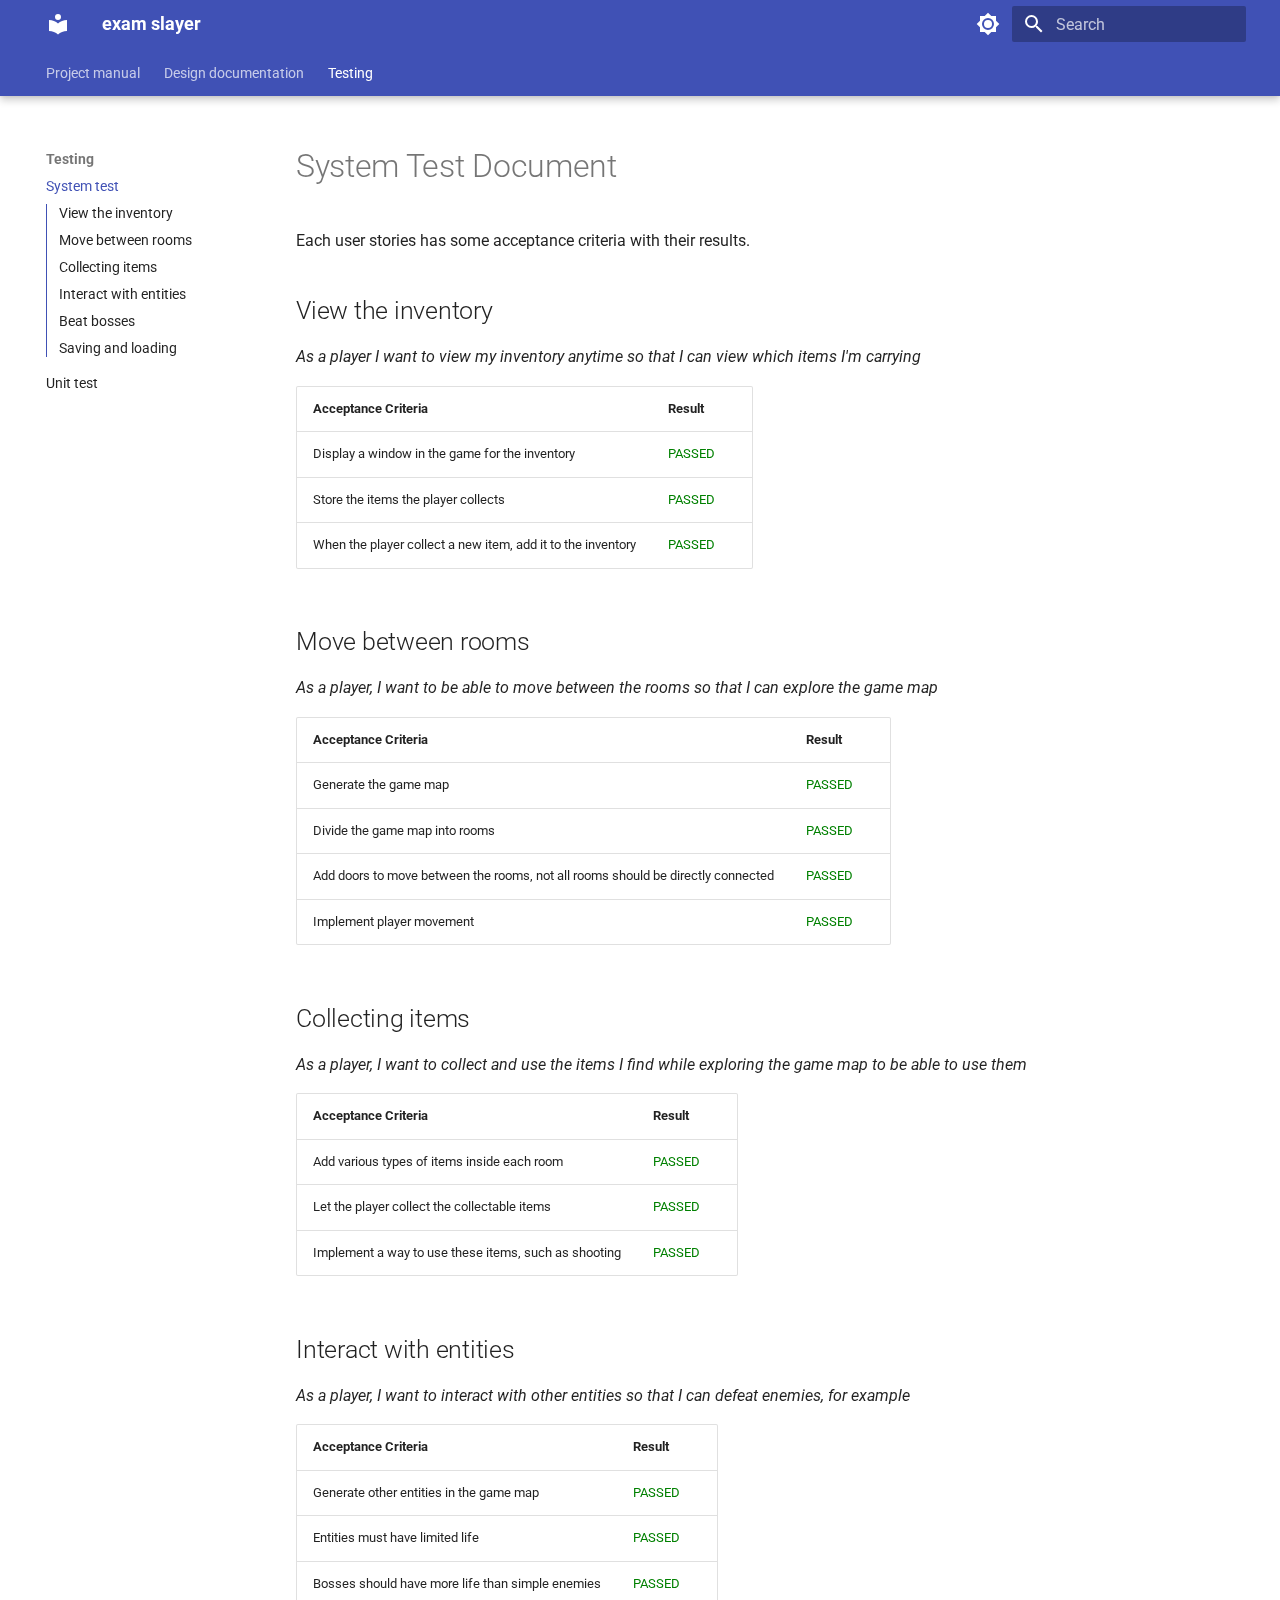
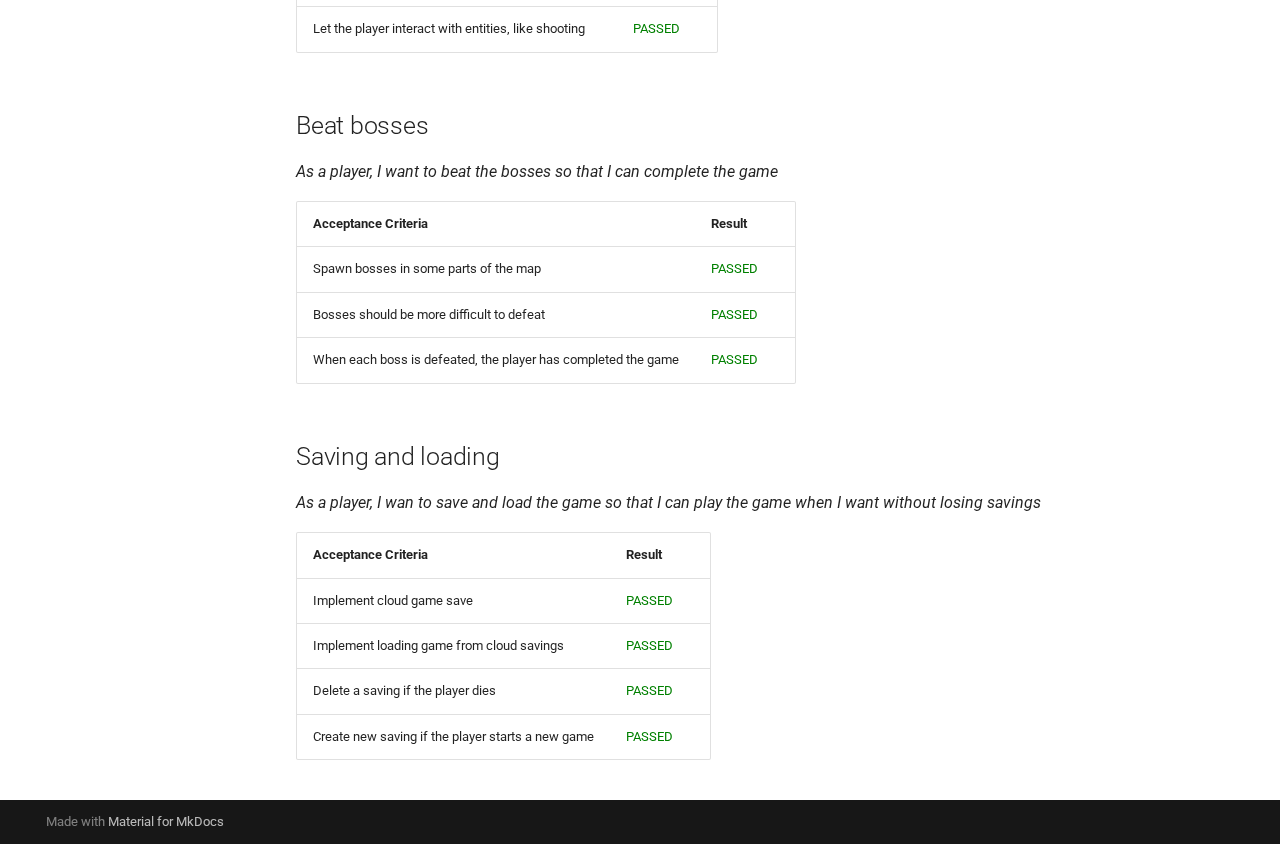
<file: system_test/index.html>
<!doctype html>
<html lang="en" class="no-js">
  <head>
    
      <meta charset="utf-8">
      <meta name="viewport" content="width=device-width,initial-scale=1">
      
      
      
        <link rel="canonical" href="http://127.0.0.1/system_test/">
      
      
        <link rel="prev" href="../design/classes/">
      
      
        <link rel="next" href="../unit_test/">
      
      
      <link rel="icon" href="../assets/images/favicon.png">
      <meta name="generator" content="mkdocs-1.6.0, mkdocs-material-9.5.22">
    
    
      
        <title>System test - exam slayer</title>
      
    
    
      <link rel="stylesheet" href="../assets/stylesheets/main.732c4fb1.min.css">
      
        
        <link rel="stylesheet" href="../assets/stylesheets/palette.06af60db.min.css">
      
      


    
    
      
    
    
      
        
        
        <link rel="preconnect" href="https://fonts.gstatic.com" crossorigin>
        <link rel="stylesheet" href="https://fonts.googleapis.com/css?family=Roboto:300,300i,400,400i,700,700i%7CRoboto+Mono:400,400i,700,700i&display=fallback">
        <style>:root{--md-text-font:"Roboto";--md-code-font:"Roboto Mono"}</style>
      
    
    
    <script>__md_scope=new URL("..",location),__md_hash=e=>[...e].reduce((e,_)=>(e<<5)-e+_.charCodeAt(0),0),__md_get=(e,_=localStorage,t=__md_scope)=>JSON.parse(_.getItem(t.pathname+"."+e)),__md_set=(e,_,t=localStorage,a=__md_scope)=>{try{t.setItem(a.pathname+"."+e,JSON.stringify(_))}catch(e){}}</script>
    
      

    
    
    
   <link href="../assets/stylesheets/glightbox.min.css" rel="stylesheet"/><style>
    html.glightbox-open { overflow: initial; height: 100%; }
    .gslide-title { margin-top: 0px; user-select: text; }
    .gslide-desc { color: #666; user-select: text; }
    .gslide-image img { background: white; }
    .gscrollbar-fixer { padding-right: 15px; }
    .gdesc-inner { font-size: 0.75rem; }
    body[data-md-color-scheme="slate"] .gdesc-inner { background: var(--md-default-bg-color);}
    body[data-md-color-scheme="slate"] .gslide-title { color: var(--md-default-fg-color);}
    body[data-md-color-scheme="slate"] .gslide-desc { color: var(--md-default-fg-color);}</style> <script src="../assets/javascripts/glightbox.min.js"></script></head>
  
  
    
    
      
    
    
    
    
    <body dir="ltr" data-md-color-scheme="default" data-md-color-primary="indigo" data-md-color-accent="indigo">
  
    
    <input class="md-toggle" data-md-toggle="drawer" type="checkbox" id="__drawer" autocomplete="off">
    <input class="md-toggle" data-md-toggle="search" type="checkbox" id="__search" autocomplete="off">
    <label class="md-overlay" for="__drawer"></label>
    <div data-md-component="skip">
      
        
        <a href="#system-test-document" class="md-skip">
          Skip to content
        </a>
      
    </div>
    <div data-md-component="announce">
      
    </div>
    
    
      

  

<header class="md-header md-header--shadow md-header--lifted" data-md-component="header">
  <nav class="md-header__inner md-grid" aria-label="Header">
    <a href=".." title="exam slayer" class="md-header__button md-logo" aria-label="exam slayer" data-md-component="logo">
      
  
  <svg xmlns="http://www.w3.org/2000/svg" viewBox="0 0 24 24"><path d="M12 8a3 3 0 0 0 3-3 3 3 0 0 0-3-3 3 3 0 0 0-3 3 3 3 0 0 0 3 3m0 3.54C9.64 9.35 6.5 8 3 8v11c3.5 0 6.64 1.35 9 3.54 2.36-2.19 5.5-3.54 9-3.54V8c-3.5 0-6.64 1.35-9 3.54Z"/></svg>

    </a>
    <label class="md-header__button md-icon" for="__drawer">
      
      <svg xmlns="http://www.w3.org/2000/svg" viewBox="0 0 24 24"><path d="M3 6h18v2H3V6m0 5h18v2H3v-2m0 5h18v2H3v-2Z"/></svg>
    </label>
    <div class="md-header__title" data-md-component="header-title">
      <div class="md-header__ellipsis">
        <div class="md-header__topic">
          <span class="md-ellipsis">
            exam slayer
          </span>
        </div>
        <div class="md-header__topic" data-md-component="header-topic">
          <span class="md-ellipsis">
            
              System test
            
          </span>
        </div>
      </div>
    </div>
    
      
        <form class="md-header__option" data-md-component="palette">
  
    
    
    
    <input class="md-option" data-md-color-media="" data-md-color-scheme="default" data-md-color-primary="indigo" data-md-color-accent="indigo"  aria-label="Switch to dark mode"  type="radio" name="__palette" id="__palette_0">
    
      <label class="md-header__button md-icon" title="Switch to dark mode" for="__palette_1" hidden>
        <svg xmlns="http://www.w3.org/2000/svg" viewBox="0 0 24 24"><path d="M12 8a4 4 0 0 0-4 4 4 4 0 0 0 4 4 4 4 0 0 0 4-4 4 4 0 0 0-4-4m0 10a6 6 0 0 1-6-6 6 6 0 0 1 6-6 6 6 0 0 1 6 6 6 6 0 0 1-6 6m8-9.31V4h-4.69L12 .69 8.69 4H4v4.69L.69 12 4 15.31V20h4.69L12 23.31 15.31 20H20v-4.69L23.31 12 20 8.69Z"/></svg>
      </label>
    
  
    
    
    
    <input class="md-option" data-md-color-media="" data-md-color-scheme="slate" data-md-color-primary="indigo" data-md-color-accent="indigo"  aria-label="Switch to light mode"  type="radio" name="__palette" id="__palette_1">
    
      <label class="md-header__button md-icon" title="Switch to light mode" for="__palette_0" hidden>
        <svg xmlns="http://www.w3.org/2000/svg" viewBox="0 0 24 24"><path d="M12 18c-.89 0-1.74-.2-2.5-.55C11.56 16.5 13 14.42 13 12c0-2.42-1.44-4.5-3.5-5.45C10.26 6.2 11.11 6 12 6a6 6 0 0 1 6 6 6 6 0 0 1-6 6m8-9.31V4h-4.69L12 .69 8.69 4H4v4.69L.69 12 4 15.31V20h4.69L12 23.31 15.31 20H20v-4.69L23.31 12 20 8.69Z"/></svg>
      </label>
    
  
</form>
      
    
    
      <script>var media,input,key,value,palette=__md_get("__palette");if(palette&&palette.color){"(prefers-color-scheme)"===palette.color.media&&(media=matchMedia("(prefers-color-scheme: light)"),input=document.querySelector(media.matches?"[data-md-color-media='(prefers-color-scheme: light)']":"[data-md-color-media='(prefers-color-scheme: dark)']"),palette.color.media=input.getAttribute("data-md-color-media"),palette.color.scheme=input.getAttribute("data-md-color-scheme"),palette.color.primary=input.getAttribute("data-md-color-primary"),palette.color.accent=input.getAttribute("data-md-color-accent"));for([key,value]of Object.entries(palette.color))document.body.setAttribute("data-md-color-"+key,value)}</script>
    
    
    
      <label class="md-header__button md-icon" for="__search">
        
        <svg xmlns="http://www.w3.org/2000/svg" viewBox="0 0 24 24"><path d="M9.5 3A6.5 6.5 0 0 1 16 9.5c0 1.61-.59 3.09-1.56 4.23l.27.27h.79l5 5-1.5 1.5-5-5v-.79l-.27-.27A6.516 6.516 0 0 1 9.5 16 6.5 6.5 0 0 1 3 9.5 6.5 6.5 0 0 1 9.5 3m0 2C7 5 5 7 5 9.5S7 14 9.5 14 14 12 14 9.5 12 5 9.5 5Z"/></svg>
      </label>
      <div class="md-search" data-md-component="search" role="dialog">
  <label class="md-search__overlay" for="__search"></label>
  <div class="md-search__inner" role="search">
    <form class="md-search__form" name="search">
      <input type="text" class="md-search__input" name="query" aria-label="Search" placeholder="Search" autocapitalize="off" autocorrect="off" autocomplete="off" spellcheck="false" data-md-component="search-query" required>
      <label class="md-search__icon md-icon" for="__search">
        
        <svg xmlns="http://www.w3.org/2000/svg" viewBox="0 0 24 24"><path d="M9.5 3A6.5 6.5 0 0 1 16 9.5c0 1.61-.59 3.09-1.56 4.23l.27.27h.79l5 5-1.5 1.5-5-5v-.79l-.27-.27A6.516 6.516 0 0 1 9.5 16 6.5 6.5 0 0 1 3 9.5 6.5 6.5 0 0 1 9.5 3m0 2C7 5 5 7 5 9.5S7 14 9.5 14 14 12 14 9.5 12 5 9.5 5Z"/></svg>
        
        <svg xmlns="http://www.w3.org/2000/svg" viewBox="0 0 24 24"><path d="M20 11v2H8l5.5 5.5-1.42 1.42L4.16 12l7.92-7.92L13.5 5.5 8 11h12Z"/></svg>
      </label>
      <nav class="md-search__options" aria-label="Search">
        
        <button type="reset" class="md-search__icon md-icon" title="Clear" aria-label="Clear" tabindex="-1">
          
          <svg xmlns="http://www.w3.org/2000/svg" viewBox="0 0 24 24"><path d="M19 6.41 17.59 5 12 10.59 6.41 5 5 6.41 10.59 12 5 17.59 6.41 19 12 13.41 17.59 19 19 17.59 13.41 12 19 6.41Z"/></svg>
        </button>
      </nav>
      
    </form>
    <div class="md-search__output">
      <div class="md-search__scrollwrap" data-md-scrollfix>
        <div class="md-search-result" data-md-component="search-result">
          <div class="md-search-result__meta">
            Initializing search
          </div>
          <ol class="md-search-result__list" role="presentation"></ol>
        </div>
      </div>
    </div>
  </div>
</div>
    
    
  </nav>
  
    
      
<nav class="md-tabs" aria-label="Tabs" data-md-component="tabs">
  <div class="md-grid">
    <ul class="md-tabs__list">
      
        
  
  
  
    <li class="md-tabs__item">
      <a href=".." class="md-tabs__link">
        
  
    
  
  Project manual

      </a>
    </li>
  

      
        
  
  
  
    
    
      <li class="md-tabs__item">
        <a href="../design/domain_model/" class="md-tabs__link">
          
  
  Design documentation

        </a>
      </li>
    
  

      
        
  
  
    
  
  
    
    
      <li class="md-tabs__item md-tabs__item--active">
        <a href="./" class="md-tabs__link">
          
  
  Testing

        </a>
      </li>
    
  

      
    </ul>
  </div>
</nav>
    
  
</header>
    
    <div class="md-container" data-md-component="container">
      
      
        
      
      <main class="md-main" data-md-component="main">
        <div class="md-main__inner md-grid">
          
            
              
              <div class="md-sidebar md-sidebar--primary" data-md-component="sidebar" data-md-type="navigation" >
                <div class="md-sidebar__scrollwrap">
                  <div class="md-sidebar__inner">
                    


  


  

<nav class="md-nav md-nav--primary md-nav--lifted md-nav--integrated" aria-label="Navigation" data-md-level="0">
  <label class="md-nav__title" for="__drawer">
    <a href=".." title="exam slayer" class="md-nav__button md-logo" aria-label="exam slayer" data-md-component="logo">
      
  
  <svg xmlns="http://www.w3.org/2000/svg" viewBox="0 0 24 24"><path d="M12 8a3 3 0 0 0 3-3 3 3 0 0 0-3-3 3 3 0 0 0-3 3 3 3 0 0 0 3 3m0 3.54C9.64 9.35 6.5 8 3 8v11c3.5 0 6.64 1.35 9 3.54 2.36-2.19 5.5-3.54 9-3.54V8c-3.5 0-6.64 1.35-9 3.54Z"/></svg>

    </a>
    exam slayer
  </label>
  
  <ul class="md-nav__list" data-md-scrollfix>
    
      
      
  
  
  
  
    <li class="md-nav__item">
      <a href=".." class="md-nav__link">
        
  
  <span class="md-ellipsis">
    Project manual
  </span>
  

      </a>
    </li>
  

    
      
      
  
  
  
  
    
    
    
      
      
    
    
    <li class="md-nav__item md-nav__item--nested">
      
        
        
        <input class="md-nav__toggle md-toggle " type="checkbox" id="__nav_2" >
        
          
          <label class="md-nav__link" for="__nav_2" id="__nav_2_label" tabindex="0">
            
  
  <span class="md-ellipsis">
    Design documentation
  </span>
  

            <span class="md-nav__icon md-icon"></span>
          </label>
        
        <nav class="md-nav" data-md-level="1" aria-labelledby="__nav_2_label" aria-expanded="false">
          <label class="md-nav__title" for="__nav_2">
            <span class="md-nav__icon md-icon"></span>
            Design documentation
          </label>
          <ul class="md-nav__list" data-md-scrollfix>
            
              
                
  
  
  
  
    <li class="md-nav__item">
      <a href="../design/domain_model/" class="md-nav__link">
        
  
  <span class="md-ellipsis">
    Domain model
  </span>
  

      </a>
    </li>
  

              
            
              
                
  
  
  
  
    <li class="md-nav__item">
      <a href="../design/sequence_diagrams/" class="md-nav__link">
        
  
  <span class="md-ellipsis">
    Sequence diagrams
  </span>
  

      </a>
    </li>
  

              
            
              
                
  
  
  
  
    <li class="md-nav__item">
      <a href="../design/classes/" class="md-nav__link">
        
  
  <span class="md-ellipsis">
    Class diagrams
  </span>
  

      </a>
    </li>
  

              
            
          </ul>
        </nav>
      
    </li>
  

    
      
      
  
  
    
  
  
  
    
    
    
      
        
        
      
      
    
    
    <li class="md-nav__item md-nav__item--active md-nav__item--section md-nav__item--nested">
      
        
        
        <input class="md-nav__toggle md-toggle " type="checkbox" id="__nav_3" checked>
        
          
          <label class="md-nav__link" for="__nav_3" id="__nav_3_label" tabindex="">
            
  
  <span class="md-ellipsis">
    Testing
  </span>
  

            <span class="md-nav__icon md-icon"></span>
          </label>
        
        <nav class="md-nav" data-md-level="1" aria-labelledby="__nav_3_label" aria-expanded="true">
          <label class="md-nav__title" for="__nav_3">
            <span class="md-nav__icon md-icon"></span>
            Testing
          </label>
          <ul class="md-nav__list" data-md-scrollfix>
            
              
                
  
  
    
  
  
  
    <li class="md-nav__item md-nav__item--active">
      
      <input class="md-nav__toggle md-toggle" type="checkbox" id="__toc">
      
      
        
      
      
        <label class="md-nav__link md-nav__link--active" for="__toc">
          
  
  <span class="md-ellipsis">
    System test
  </span>
  

          <span class="md-nav__icon md-icon"></span>
        </label>
      
      <a href="./" class="md-nav__link md-nav__link--active">
        
  
  <span class="md-ellipsis">
    System test
  </span>
  

      </a>
      
        

<nav class="md-nav md-nav--secondary" aria-label="Table of contents">
  
  
  
    
  
  
    <label class="md-nav__title" for="__toc">
      <span class="md-nav__icon md-icon"></span>
      Table of contents
    </label>
    <ul class="md-nav__list" data-md-component="toc" data-md-scrollfix>
      
        <li class="md-nav__item">
  <a href="#view-the-inventory" class="md-nav__link">
    <span class="md-ellipsis">
      View the inventory
    </span>
  </a>
  
</li>
      
        <li class="md-nav__item">
  <a href="#move-between-rooms" class="md-nav__link">
    <span class="md-ellipsis">
      Move between rooms
    </span>
  </a>
  
</li>
      
        <li class="md-nav__item">
  <a href="#collecting-items" class="md-nav__link">
    <span class="md-ellipsis">
      Collecting items
    </span>
  </a>
  
</li>
      
        <li class="md-nav__item">
  <a href="#interact-with-entities" class="md-nav__link">
    <span class="md-ellipsis">
      Interact with entities
    </span>
  </a>
  
</li>
      
        <li class="md-nav__item">
  <a href="#beat-bosses" class="md-nav__link">
    <span class="md-ellipsis">
      Beat bosses
    </span>
  </a>
  
</li>
      
        <li class="md-nav__item">
  <a href="#saving-and-loading" class="md-nav__link">
    <span class="md-ellipsis">
      Saving and loading
    </span>
  </a>
  
</li>
      
    </ul>
  
</nav>
      
    </li>
  

              
            
              
                
  
  
  
  
    <li class="md-nav__item">
      <a href="../unit_test/" class="md-nav__link">
        
  
  <span class="md-ellipsis">
    Unit test
  </span>
  

      </a>
    </li>
  

              
            
          </ul>
        </nav>
      
    </li>
  

    
  </ul>
</nav>
                  </div>
                </div>
              </div>
            
            
          
          
            <div class="md-content" data-md-component="content">
              <article class="md-content__inner md-typeset">
                
                  


<h1 id="system-test-document">System Test Document</h1>
<p>Each user stories has some acceptance criteria with their results.</p>
<h2 id="view-the-inventory">View the inventory</h2>
<p><em>As a player I want to view my inventory anytime so that I can view which items I'm carrying</em></p>
<table>
<thead>
<tr>
<th style="text-align: left;">Acceptance Criteria</th>
<th style="text-align: left;">Result</th>
</tr>
</thead>
<tbody>
<tr>
<td style="text-align: left;">Display a window in the game for the inventory</td>
<td style="text-align: left;"><span style="color:green">PASSED</span></td>
</tr>
<tr>
<td style="text-align: left;">Store the items the player collects</td>
<td style="text-align: left;"><span style="color:green">PASSED</span></td>
</tr>
<tr>
<td style="text-align: left;">When the player collect a new item, add it to the inventory</td>
<td style="text-align: left;"><span style="color:green">PASSED</span></td>
</tr>
</tbody>
</table>
<h2 id="move-between-rooms">Move between rooms</h2>
<p><em>As a player, I want to be able to move between the rooms so that I can explore the game map</em></p>
<table>
<thead>
<tr>
<th style="text-align: left;">Acceptance Criteria</th>
<th style="text-align: left;">Result</th>
</tr>
</thead>
<tbody>
<tr>
<td style="text-align: left;">Generate the game map</td>
<td style="text-align: left;"><span style="color:green">PASSED</span></td>
</tr>
<tr>
<td style="text-align: left;">Divide the game map into rooms</td>
<td style="text-align: left;"><span style="color:green">PASSED</span></td>
</tr>
<tr>
<td style="text-align: left;">Add doors to move between the rooms, not all rooms should be directly connected</td>
<td style="text-align: left;"><span style="color:green">PASSED</span></td>
</tr>
<tr>
<td style="text-align: left;">Implement player movement</td>
<td style="text-align: left;"><span style="color:green">PASSED</span></td>
</tr>
</tbody>
</table>
<h2 id="collecting-items">Collecting items</h2>
<p><em>As a player, I want to collect and use the items I find while exploring the game map to be able to use them</em></p>
<table>
<thead>
<tr>
<th style="text-align: left;">Acceptance Criteria</th>
<th style="text-align: left;">Result</th>
</tr>
</thead>
<tbody>
<tr>
<td style="text-align: left;">Add various types of items inside each room</td>
<td style="text-align: left;"><span style="color:green">PASSED</span></td>
</tr>
<tr>
<td style="text-align: left;">Let the player collect the collectable items</td>
<td style="text-align: left;"><span style="color:green">PASSED</span></td>
</tr>
<tr>
<td style="text-align: left;">Implement a way to use these items, such as shooting</td>
<td style="text-align: left;"><span style="color:green">PASSED</span></td>
</tr>
</tbody>
</table>
<h2 id="interact-with-entities">Interact with entities</h2>
<p><em>As a player, I want to interact with other entities so that I can defeat enemies, for example</em></p>
<table>
<thead>
<tr>
<th style="text-align: left;">Acceptance Criteria</th>
<th style="text-align: left;">Result</th>
</tr>
</thead>
<tbody>
<tr>
<td style="text-align: left;">Generate other entities in the game map</td>
<td style="text-align: left;"><span style="color:green">PASSED</span></td>
</tr>
<tr>
<td style="text-align: left;">Entities must have limited life</td>
<td style="text-align: left;"><span style="color:green">PASSED</span></td>
</tr>
<tr>
<td style="text-align: left;">Bosses should have more life than simple enemies</td>
<td style="text-align: left;"><span style="color:green">PASSED</span></td>
</tr>
<tr>
<td style="text-align: left;">Let the player interact with entities, like shooting</td>
<td style="text-align: left;"><span style="color:green">PASSED</span></td>
</tr>
</tbody>
</table>
<h2 id="beat-bosses">Beat bosses</h2>
<p><em>As a player, I want to beat the bosses so that I can complete the game</em></p>
<table>
<thead>
<tr>
<th style="text-align: left;">Acceptance Criteria</th>
<th style="text-align: left;">Result</th>
</tr>
</thead>
<tbody>
<tr>
<td style="text-align: left;">Spawn bosses in some parts of the map</td>
<td style="text-align: left;"><span style="color:green">PASSED</span></td>
</tr>
<tr>
<td style="text-align: left;">Bosses should be more difficult to defeat</td>
<td style="text-align: left;"><span style="color:green">PASSED</span></td>
</tr>
<tr>
<td style="text-align: left;">When each boss is defeated, the player has completed the game</td>
<td style="text-align: left;"><span style="color:green">PASSED</span></td>
</tr>
</tbody>
</table>
<h2 id="saving-and-loading">Saving and loading</h2>
<p><em>As a player, I wan to save and load the game so that I can play the game when I want without losing savings</em></p>
<table>
<thead>
<tr>
<th style="text-align: left;">Acceptance Criteria</th>
<th style="text-align: left;">Result</th>
</tr>
</thead>
<tbody>
<tr>
<td style="text-align: left;">Implement cloud game save</td>
<td style="text-align: left;"><span style="color:green">PASSED</span></td>
</tr>
<tr>
<td style="text-align: left;">Implement loading game from cloud savings</td>
<td style="text-align: left;"><span style="color:green">PASSED</span></td>
</tr>
<tr>
<td style="text-align: left;">Delete a saving if the player dies</td>
<td style="text-align: left;"><span style="color:green">PASSED</span></td>
</tr>
<tr>
<td style="text-align: left;">Create new saving if the player starts a new game</td>
<td style="text-align: left;"><span style="color:green">PASSED</span></td>
</tr>
</tbody>
</table>







  
  






                
              </article>
            </div>
          
          
<script>var target=document.getElementById(location.hash.slice(1));target&&target.name&&(target.checked=target.name.startsWith("__tabbed_"))</script>
        </div>
        
          <button type="button" class="md-top md-icon" data-md-component="top" hidden>
  
  <svg xmlns="http://www.w3.org/2000/svg" viewBox="0 0 24 24"><path d="M13 20h-2V8l-5.5 5.5-1.42-1.42L12 4.16l7.92 7.92-1.42 1.42L13 8v12Z"/></svg>
  Back to top
</button>
        
      </main>
      
        <footer class="md-footer">
  
  <div class="md-footer-meta md-typeset">
    <div class="md-footer-meta__inner md-grid">
      <div class="md-copyright">
  
  
    Made with
    <a href="https://squidfunk.github.io/mkdocs-material/" target="_blank" rel="noopener">
      Material for MkDocs
    </a>
  
</div>
      
    </div>
  </div>
</footer>
      
    </div>
    <div class="md-dialog" data-md-component="dialog">
      <div class="md-dialog__inner md-typeset"></div>
    </div>
    
      <div class="md-progress" data-md-component="progress" role="progressbar"></div>
    
    
    <script id="__config" type="application/json">{"base": "..", "features": ["navigation.top", "navigation.instant", "navigation.instant.progress", "navigation.path", "toc.integrate", "navigation.tabs", "navigation.tabs.sticky"], "search": "../assets/javascripts/workers/search.b8dbb3d2.min.js", "translations": {"clipboard.copied": "Copied to clipboard", "clipboard.copy": "Copy to clipboard", "search.result.more.one": "1 more on this page", "search.result.more.other": "# more on this page", "search.result.none": "No matching documents", "search.result.one": "1 matching document", "search.result.other": "# matching documents", "search.result.placeholder": "Type to start searching", "search.result.term.missing": "Missing", "select.version": "Select version"}}</script>
    
    
      <script src="../assets/javascripts/bundle.5cfa9459.min.js"></script>
      
    
  <script id="init-glightbox">const lightbox = GLightbox({"touchNavigation": true, "loop": false, "zoomable": true, "draggable": true, "openEffect": "zoom", "closeEffect": "zoom", "slideEffect": "slide"});
document$.subscribe(() => { lightbox.reload() });
</script></body>
</html>
</file>
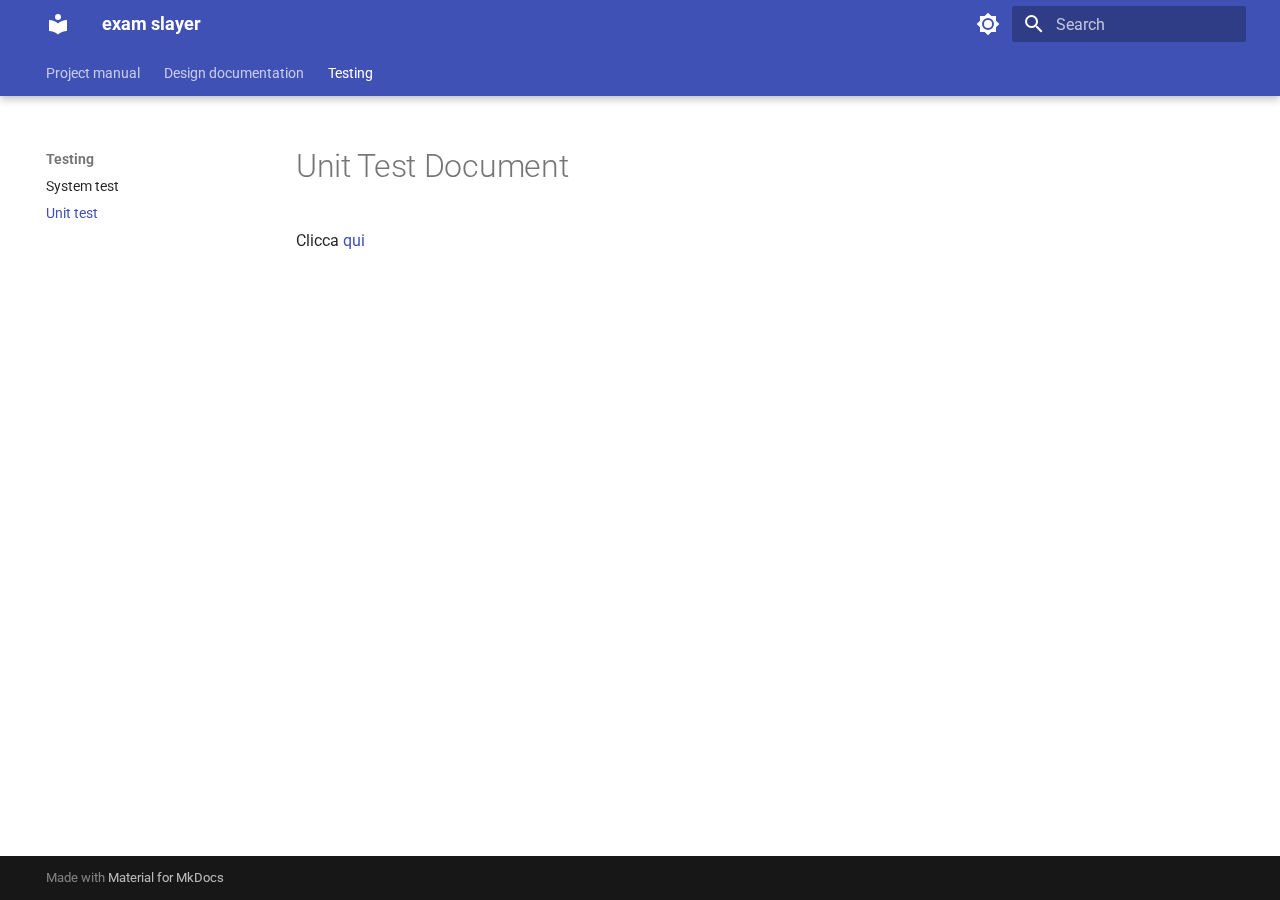
<file: unit_test/index.html>
<!doctype html>
<html lang="en" class="no-js">
  <head>
    
      <meta charset="utf-8">
      <meta name="viewport" content="width=device-width,initial-scale=1">
      
      
      
        <link rel="canonical" href="http://127.0.0.1/unit_test/">
      
      
        <link rel="prev" href="../system_test/">
      
      
      
      <link rel="icon" href="../assets/images/favicon.png">
      <meta name="generator" content="mkdocs-1.6.0, mkdocs-material-9.5.22">
    
    
      
        <title>Unit test - exam slayer</title>
      
    
    
      <link rel="stylesheet" href="../assets/stylesheets/main.732c4fb1.min.css">
      
        
        <link rel="stylesheet" href="../assets/stylesheets/palette.06af60db.min.css">
      
      


    
    
      
    
    
      
        
        
        <link rel="preconnect" href="https://fonts.gstatic.com" crossorigin>
        <link rel="stylesheet" href="https://fonts.googleapis.com/css?family=Roboto:300,300i,400,400i,700,700i%7CRoboto+Mono:400,400i,700,700i&display=fallback">
        <style>:root{--md-text-font:"Roboto";--md-code-font:"Roboto Mono"}</style>
      
    
    
    <script>__md_scope=new URL("..",location),__md_hash=e=>[...e].reduce((e,_)=>(e<<5)-e+_.charCodeAt(0),0),__md_get=(e,_=localStorage,t=__md_scope)=>JSON.parse(_.getItem(t.pathname+"."+e)),__md_set=(e,_,t=localStorage,a=__md_scope)=>{try{t.setItem(a.pathname+"."+e,JSON.stringify(_))}catch(e){}}</script>
    
      

    
    
    
   <link href="../assets/stylesheets/glightbox.min.css" rel="stylesheet"/><style>
    html.glightbox-open { overflow: initial; height: 100%; }
    .gslide-title { margin-top: 0px; user-select: text; }
    .gslide-desc { color: #666; user-select: text; }
    .gslide-image img { background: white; }
    .gscrollbar-fixer { padding-right: 15px; }
    .gdesc-inner { font-size: 0.75rem; }
    body[data-md-color-scheme="slate"] .gdesc-inner { background: var(--md-default-bg-color);}
    body[data-md-color-scheme="slate"] .gslide-title { color: var(--md-default-fg-color);}
    body[data-md-color-scheme="slate"] .gslide-desc { color: var(--md-default-fg-color);}</style> <script src="../assets/javascripts/glightbox.min.js"></script></head>
  
  
    
    
      
    
    
    
    
    <body dir="ltr" data-md-color-scheme="default" data-md-color-primary="indigo" data-md-color-accent="indigo">
  
    
    <input class="md-toggle" data-md-toggle="drawer" type="checkbox" id="__drawer" autocomplete="off">
    <input class="md-toggle" data-md-toggle="search" type="checkbox" id="__search" autocomplete="off">
    <label class="md-overlay" for="__drawer"></label>
    <div data-md-component="skip">
      
        
        <a href="#unit-test-document" class="md-skip">
          Skip to content
        </a>
      
    </div>
    <div data-md-component="announce">
      
    </div>
    
    
      

  

<header class="md-header md-header--shadow md-header--lifted" data-md-component="header">
  <nav class="md-header__inner md-grid" aria-label="Header">
    <a href=".." title="exam slayer" class="md-header__button md-logo" aria-label="exam slayer" data-md-component="logo">
      
  
  <svg xmlns="http://www.w3.org/2000/svg" viewBox="0 0 24 24"><path d="M12 8a3 3 0 0 0 3-3 3 3 0 0 0-3-3 3 3 0 0 0-3 3 3 3 0 0 0 3 3m0 3.54C9.64 9.35 6.5 8 3 8v11c3.5 0 6.64 1.35 9 3.54 2.36-2.19 5.5-3.54 9-3.54V8c-3.5 0-6.64 1.35-9 3.54Z"/></svg>

    </a>
    <label class="md-header__button md-icon" for="__drawer">
      
      <svg xmlns="http://www.w3.org/2000/svg" viewBox="0 0 24 24"><path d="M3 6h18v2H3V6m0 5h18v2H3v-2m0 5h18v2H3v-2Z"/></svg>
    </label>
    <div class="md-header__title" data-md-component="header-title">
      <div class="md-header__ellipsis">
        <div class="md-header__topic">
          <span class="md-ellipsis">
            exam slayer
          </span>
        </div>
        <div class="md-header__topic" data-md-component="header-topic">
          <span class="md-ellipsis">
            
              Unit test
            
          </span>
        </div>
      </div>
    </div>
    
      
        <form class="md-header__option" data-md-component="palette">
  
    
    
    
    <input class="md-option" data-md-color-media="" data-md-color-scheme="default" data-md-color-primary="indigo" data-md-color-accent="indigo"  aria-label="Switch to dark mode"  type="radio" name="__palette" id="__palette_0">
    
      <label class="md-header__button md-icon" title="Switch to dark mode" for="__palette_1" hidden>
        <svg xmlns="http://www.w3.org/2000/svg" viewBox="0 0 24 24"><path d="M12 8a4 4 0 0 0-4 4 4 4 0 0 0 4 4 4 4 0 0 0 4-4 4 4 0 0 0-4-4m0 10a6 6 0 0 1-6-6 6 6 0 0 1 6-6 6 6 0 0 1 6 6 6 6 0 0 1-6 6m8-9.31V4h-4.69L12 .69 8.69 4H4v4.69L.69 12 4 15.31V20h4.69L12 23.31 15.31 20H20v-4.69L23.31 12 20 8.69Z"/></svg>
      </label>
    
  
    
    
    
    <input class="md-option" data-md-color-media="" data-md-color-scheme="slate" data-md-color-primary="indigo" data-md-color-accent="indigo"  aria-label="Switch to light mode"  type="radio" name="__palette" id="__palette_1">
    
      <label class="md-header__button md-icon" title="Switch to light mode" for="__palette_0" hidden>
        <svg xmlns="http://www.w3.org/2000/svg" viewBox="0 0 24 24"><path d="M12 18c-.89 0-1.74-.2-2.5-.55C11.56 16.5 13 14.42 13 12c0-2.42-1.44-4.5-3.5-5.45C10.26 6.2 11.11 6 12 6a6 6 0 0 1 6 6 6 6 0 0 1-6 6m8-9.31V4h-4.69L12 .69 8.69 4H4v4.69L.69 12 4 15.31V20h4.69L12 23.31 15.31 20H20v-4.69L23.31 12 20 8.69Z"/></svg>
      </label>
    
  
</form>
      
    
    
      <script>var media,input,key,value,palette=__md_get("__palette");if(palette&&palette.color){"(prefers-color-scheme)"===palette.color.media&&(media=matchMedia("(prefers-color-scheme: light)"),input=document.querySelector(media.matches?"[data-md-color-media='(prefers-color-scheme: light)']":"[data-md-color-media='(prefers-color-scheme: dark)']"),palette.color.media=input.getAttribute("data-md-color-media"),palette.color.scheme=input.getAttribute("data-md-color-scheme"),palette.color.primary=input.getAttribute("data-md-color-primary"),palette.color.accent=input.getAttribute("data-md-color-accent"));for([key,value]of Object.entries(palette.color))document.body.setAttribute("data-md-color-"+key,value)}</script>
    
    
    
      <label class="md-header__button md-icon" for="__search">
        
        <svg xmlns="http://www.w3.org/2000/svg" viewBox="0 0 24 24"><path d="M9.5 3A6.5 6.5 0 0 1 16 9.5c0 1.61-.59 3.09-1.56 4.23l.27.27h.79l5 5-1.5 1.5-5-5v-.79l-.27-.27A6.516 6.516 0 0 1 9.5 16 6.5 6.5 0 0 1 3 9.5 6.5 6.5 0 0 1 9.5 3m0 2C7 5 5 7 5 9.5S7 14 9.5 14 14 12 14 9.5 12 5 9.5 5Z"/></svg>
      </label>
      <div class="md-search" data-md-component="search" role="dialog">
  <label class="md-search__overlay" for="__search"></label>
  <div class="md-search__inner" role="search">
    <form class="md-search__form" name="search">
      <input type="text" class="md-search__input" name="query" aria-label="Search" placeholder="Search" autocapitalize="off" autocorrect="off" autocomplete="off" spellcheck="false" data-md-component="search-query" required>
      <label class="md-search__icon md-icon" for="__search">
        
        <svg xmlns="http://www.w3.org/2000/svg" viewBox="0 0 24 24"><path d="M9.5 3A6.5 6.5 0 0 1 16 9.5c0 1.61-.59 3.09-1.56 4.23l.27.27h.79l5 5-1.5 1.5-5-5v-.79l-.27-.27A6.516 6.516 0 0 1 9.5 16 6.5 6.5 0 0 1 3 9.5 6.5 6.5 0 0 1 9.5 3m0 2C7 5 5 7 5 9.5S7 14 9.5 14 14 12 14 9.5 12 5 9.5 5Z"/></svg>
        
        <svg xmlns="http://www.w3.org/2000/svg" viewBox="0 0 24 24"><path d="M20 11v2H8l5.5 5.5-1.42 1.42L4.16 12l7.92-7.92L13.5 5.5 8 11h12Z"/></svg>
      </label>
      <nav class="md-search__options" aria-label="Search">
        
        <button type="reset" class="md-search__icon md-icon" title="Clear" aria-label="Clear" tabindex="-1">
          
          <svg xmlns="http://www.w3.org/2000/svg" viewBox="0 0 24 24"><path d="M19 6.41 17.59 5 12 10.59 6.41 5 5 6.41 10.59 12 5 17.59 6.41 19 12 13.41 17.59 19 19 17.59 13.41 12 19 6.41Z"/></svg>
        </button>
      </nav>
      
    </form>
    <div class="md-search__output">
      <div class="md-search__scrollwrap" data-md-scrollfix>
        <div class="md-search-result" data-md-component="search-result">
          <div class="md-search-result__meta">
            Initializing search
          </div>
          <ol class="md-search-result__list" role="presentation"></ol>
        </div>
      </div>
    </div>
  </div>
</div>
    
    
  </nav>
  
    
      
<nav class="md-tabs" aria-label="Tabs" data-md-component="tabs">
  <div class="md-grid">
    <ul class="md-tabs__list">
      
        
  
  
  
    <li class="md-tabs__item">
      <a href=".." class="md-tabs__link">
        
  
    
  
  Project manual

      </a>
    </li>
  

      
        
  
  
  
    
    
      <li class="md-tabs__item">
        <a href="../design/domain_model/" class="md-tabs__link">
          
  
  Design documentation

        </a>
      </li>
    
  

      
        
  
  
    
  
  
    
    
      <li class="md-tabs__item md-tabs__item--active">
        <a href="../system_test/" class="md-tabs__link">
          
  
  Testing

        </a>
      </li>
    
  

      
    </ul>
  </div>
</nav>
    
  
</header>
    
    <div class="md-container" data-md-component="container">
      
      
        
      
      <main class="md-main" data-md-component="main">
        <div class="md-main__inner md-grid">
          
            
              
              <div class="md-sidebar md-sidebar--primary" data-md-component="sidebar" data-md-type="navigation" >
                <div class="md-sidebar__scrollwrap">
                  <div class="md-sidebar__inner">
                    


  


  

<nav class="md-nav md-nav--primary md-nav--lifted md-nav--integrated" aria-label="Navigation" data-md-level="0">
  <label class="md-nav__title" for="__drawer">
    <a href=".." title="exam slayer" class="md-nav__button md-logo" aria-label="exam slayer" data-md-component="logo">
      
  
  <svg xmlns="http://www.w3.org/2000/svg" viewBox="0 0 24 24"><path d="M12 8a3 3 0 0 0 3-3 3 3 0 0 0-3-3 3 3 0 0 0-3 3 3 3 0 0 0 3 3m0 3.54C9.64 9.35 6.5 8 3 8v11c3.5 0 6.64 1.35 9 3.54 2.36-2.19 5.5-3.54 9-3.54V8c-3.5 0-6.64 1.35-9 3.54Z"/></svg>

    </a>
    exam slayer
  </label>
  
  <ul class="md-nav__list" data-md-scrollfix>
    
      
      
  
  
  
  
    <li class="md-nav__item">
      <a href=".." class="md-nav__link">
        
  
  <span class="md-ellipsis">
    Project manual
  </span>
  

      </a>
    </li>
  

    
      
      
  
  
  
  
    
    
    
      
      
    
    
    <li class="md-nav__item md-nav__item--nested">
      
        
        
        <input class="md-nav__toggle md-toggle " type="checkbox" id="__nav_2" >
        
          
          <label class="md-nav__link" for="__nav_2" id="__nav_2_label" tabindex="0">
            
  
  <span class="md-ellipsis">
    Design documentation
  </span>
  

            <span class="md-nav__icon md-icon"></span>
          </label>
        
        <nav class="md-nav" data-md-level="1" aria-labelledby="__nav_2_label" aria-expanded="false">
          <label class="md-nav__title" for="__nav_2">
            <span class="md-nav__icon md-icon"></span>
            Design documentation
          </label>
          <ul class="md-nav__list" data-md-scrollfix>
            
              
                
  
  
  
  
    <li class="md-nav__item">
      <a href="../design/domain_model/" class="md-nav__link">
        
  
  <span class="md-ellipsis">
    Domain model
  </span>
  

      </a>
    </li>
  

              
            
              
                
  
  
  
  
    <li class="md-nav__item">
      <a href="../design/sequence_diagrams/" class="md-nav__link">
        
  
  <span class="md-ellipsis">
    Sequence diagrams
  </span>
  

      </a>
    </li>
  

              
            
              
                
  
  
  
  
    <li class="md-nav__item">
      <a href="../design/classes/" class="md-nav__link">
        
  
  <span class="md-ellipsis">
    Class diagrams
  </span>
  

      </a>
    </li>
  

              
            
          </ul>
        </nav>
      
    </li>
  

    
      
      
  
  
    
  
  
  
    
    
    
      
        
        
      
      
    
    
    <li class="md-nav__item md-nav__item--active md-nav__item--section md-nav__item--nested">
      
        
        
        <input class="md-nav__toggle md-toggle " type="checkbox" id="__nav_3" checked>
        
          
          <label class="md-nav__link" for="__nav_3" id="__nav_3_label" tabindex="">
            
  
  <span class="md-ellipsis">
    Testing
  </span>
  

            <span class="md-nav__icon md-icon"></span>
          </label>
        
        <nav class="md-nav" data-md-level="1" aria-labelledby="__nav_3_label" aria-expanded="true">
          <label class="md-nav__title" for="__nav_3">
            <span class="md-nav__icon md-icon"></span>
            Testing
          </label>
          <ul class="md-nav__list" data-md-scrollfix>
            
              
                
  
  
  
  
    <li class="md-nav__item">
      <a href="../system_test/" class="md-nav__link">
        
  
  <span class="md-ellipsis">
    System test
  </span>
  

      </a>
    </li>
  

              
            
              
                
  
  
    
  
  
  
    <li class="md-nav__item md-nav__item--active">
      
      <input class="md-nav__toggle md-toggle" type="checkbox" id="__toc">
      
      
        
      
      
      <a href="./" class="md-nav__link md-nav__link--active">
        
  
  <span class="md-ellipsis">
    Unit test
  </span>
  

      </a>
      
    </li>
  

              
            
          </ul>
        </nav>
      
    </li>
  

    
  </ul>
</nav>
                  </div>
                </div>
              </div>
            
            
          
          
            <div class="md-content" data-md-component="content">
              <article class="md-content__inner md-typeset">
                
                  


<h1 id="unit-test-document">Unit Test Document</h1>
<p>Clicca <a href="../unit_test.html" target="_blank">qui</a></p>







  
  






                
              </article>
            </div>
          
          
<script>var target=document.getElementById(location.hash.slice(1));target&&target.name&&(target.checked=target.name.startsWith("__tabbed_"))</script>
        </div>
        
          <button type="button" class="md-top md-icon" data-md-component="top" hidden>
  
  <svg xmlns="http://www.w3.org/2000/svg" viewBox="0 0 24 24"><path d="M13 20h-2V8l-5.5 5.5-1.42-1.42L12 4.16l7.92 7.92-1.42 1.42L13 8v12Z"/></svg>
  Back to top
</button>
        
      </main>
      
        <footer class="md-footer">
  
  <div class="md-footer-meta md-typeset">
    <div class="md-footer-meta__inner md-grid">
      <div class="md-copyright">
  
  
    Made with
    <a href="https://squidfunk.github.io/mkdocs-material/" target="_blank" rel="noopener">
      Material for MkDocs
    </a>
  
</div>
      
    </div>
  </div>
</footer>
      
    </div>
    <div class="md-dialog" data-md-component="dialog">
      <div class="md-dialog__inner md-typeset"></div>
    </div>
    
      <div class="md-progress" data-md-component="progress" role="progressbar"></div>
    
    
    <script id="__config" type="application/json">{"base": "..", "features": ["navigation.top", "navigation.instant", "navigation.instant.progress", "navigation.path", "toc.integrate", "navigation.tabs", "navigation.tabs.sticky"], "search": "../assets/javascripts/workers/search.b8dbb3d2.min.js", "translations": {"clipboard.copied": "Copied to clipboard", "clipboard.copy": "Copy to clipboard", "search.result.more.one": "1 more on this page", "search.result.more.other": "# more on this page", "search.result.none": "No matching documents", "search.result.one": "1 matching document", "search.result.other": "# matching documents", "search.result.placeholder": "Type to start searching", "search.result.term.missing": "Missing", "select.version": "Select version"}}</script>
    
    
      <script src="../assets/javascripts/bundle.5cfa9459.min.js"></script>
      
    
  <script id="init-glightbox">const lightbox = GLightbox({"touchNavigation": true, "loop": false, "zoomable": true, "draggable": true, "openEffect": "zoom", "closeEffect": "zoom", "slideEffect": "slide"});
document$.subscribe(() => { lightbox.reload() });
</script></body>
</html>
</file>
<file: assets/stylesheets/main.732c4fb1.min.css>
@charset "UTF-8";html{-webkit-text-size-adjust:none;-moz-text-size-adjust:none;text-size-adjust:none;box-sizing:border-box}*,:after,:before{box-sizing:inherit}@media (prefers-reduced-motion){*,:after,:before{transition:none!important}}body{margin:0}a,button,input,label{-webkit-tap-highlight-color:transparent}a{color:inherit;text-decoration:none}hr{border:0;box-sizing:initial;display:block;height:.05rem;overflow:visible;padding:0}small{font-size:80%}sub,sup{line-height:1em}img{border-style:none}table{border-collapse:initial;border-spacing:0}td,th{font-weight:400;vertical-align:top}button{background:#0000;border:0;font-family:inherit;font-size:inherit;margin:0;padding:0}input{border:0;outline:none}:root{--md-primary-fg-color:#4051b5;--md-primary-fg-color--light:#5d6cc0;--md-primary-fg-color--dark:#303fa1;--md-primary-bg-color:#fff;--md-primary-bg-color--light:#ffffffb3;--md-accent-fg-color:#526cfe;--md-accent-fg-color--transparent:#526cfe1a;--md-accent-bg-color:#fff;--md-accent-bg-color--light:#ffffffb3}[data-md-color-scheme=default]{color-scheme:light}[data-md-color-scheme=default] img[src$="#gh-dark-mode-only"],[data-md-color-scheme=default] img[src$="#only-dark"]{display:none}:root,[data-md-color-scheme=default]{--md-hue:225deg;--md-default-fg-color:#000000de;--md-default-fg-color--light:#0000008a;--md-default-fg-color--lighter:#00000052;--md-default-fg-color--lightest:#00000012;--md-default-bg-color:#fff;--md-default-bg-color--light:#ffffffb3;--md-default-bg-color--lighter:#ffffff4d;--md-default-bg-color--lightest:#ffffff1f;--md-code-fg-color:#36464e;--md-code-bg-color:#f5f5f5;--md-code-hl-color:#4287ff;--md-code-hl-color--light:#4287ff1a;--md-code-hl-number-color:#d52a2a;--md-code-hl-special-color:#db1457;--md-code-hl-function-color:#a846b9;--md-code-hl-constant-color:#6e59d9;--md-code-hl-keyword-color:#3f6ec6;--md-code-hl-string-color:#1c7d4d;--md-code-hl-name-color:var(--md-code-fg-color);--md-code-hl-operator-color:var(--md-default-fg-color--light);--md-code-hl-punctuation-color:var(--md-default-fg-color--light);--md-code-hl-comment-color:var(--md-default-fg-color--light);--md-code-hl-generic-color:var(--md-default-fg-color--light);--md-code-hl-variable-color:var(--md-default-fg-color--light);--md-typeset-color:var(--md-default-fg-color);--md-typeset-a-color:var(--md-primary-fg-color);--md-typeset-del-color:#f5503d26;--md-typeset-ins-color:#0bd57026;--md-typeset-kbd-color:#fafafa;--md-typeset-kbd-accent-color:#fff;--md-typeset-kbd-border-color:#b8b8b8;--md-typeset-mark-color:#ffff0080;--md-typeset-table-color:#0000001f;--md-typeset-table-color--light:rgba(0,0,0,.035);--md-admonition-fg-color:var(--md-default-fg-color);--md-admonition-bg-color:var(--md-default-bg-color);--md-warning-fg-color:#000000de;--md-warning-bg-color:#ff9;--md-footer-fg-color:#fff;--md-footer-fg-color--light:#ffffffb3;--md-footer-fg-color--lighter:#ffffff73;--md-footer-bg-color:#000000de;--md-footer-bg-color--dark:#00000052;--md-shadow-z1:0 0.2rem 0.5rem #0000000d,0 0 0.05rem #0000001a;--md-shadow-z2:0 0.2rem 0.5rem #0000001a,0 0 0.05rem #00000040;--md-shadow-z3:0 0.2rem 0.5rem #0003,0 0 0.05rem #00000059}.md-icon svg{fill:currentcolor;display:block;height:1.2rem;width:1.2rem}body{-webkit-font-smoothing:antialiased;-moz-osx-font-smoothing:grayscale;--md-text-font-family:var(--md-text-font,_),-apple-system,BlinkMacSystemFont,Helvetica,Arial,sans-serif;--md-code-font-family:var(--md-code-font,_),SFMono-Regular,Consolas,Menlo,monospace}aside,body,input{font-feature-settings:"kern","liga";color:var(--md-typeset-color);font-family:var(--md-text-font-family)}code,kbd,pre{font-feature-settings:"kern";font-family:var(--md-code-font-family)}:root{--md-typeset-table-sort-icon:url('data:image/svg+xml;charset=utf-8,<svg xmlns="http://www.w3.org/2000/svg" viewBox="0 0 24 24"><path d="m18 21-4-4h3V7h-3l4-4 4 4h-3v10h3M2 19v-2h10v2M2 13v-2h7v2M2 7V5h4v2H2Z"/></svg>');--md-typeset-table-sort-icon--asc:url('data:image/svg+xml;charset=utf-8,<svg xmlns="http://www.w3.org/2000/svg" viewBox="0 0 24 24"><path d="M19 17h3l-4 4-4-4h3V3h2M2 17h10v2H2M6 5v2H2V5m0 6h7v2H2v-2Z"/></svg>');--md-typeset-table-sort-icon--desc:url('data:image/svg+xml;charset=utf-8,<svg xmlns="http://www.w3.org/2000/svg" viewBox="0 0 24 24"><path d="M19 7h3l-4-4-4 4h3v14h2M2 17h10v2H2M6 5v2H2V5m0 6h7v2H2v-2Z"/></svg>')}.md-typeset{-webkit-print-color-adjust:exact;color-adjust:exact;font-size:.8rem;line-height:1.6}@media print{.md-typeset{font-size:.68rem}}.md-typeset blockquote,.md-typeset dl,.md-typeset figure,.md-typeset ol,.md-typeset pre,.md-typeset ul{margin-bottom:1em;margin-top:1em}.md-typeset h1{color:var(--md-default-fg-color--light);font-size:2em;line-height:1.3;margin:0 0 1.25em}.md-typeset h1,.md-typeset h2{font-weight:300;letter-spacing:-.01em}.md-typeset h2{font-size:1.5625em;line-height:1.4;margin:1.6em 0 .64em}.md-typeset h3{font-size:1.25em;font-weight:400;letter-spacing:-.01em;line-height:1.5;margin:1.6em 0 .8em}.md-typeset h2+h3{margin-top:.8em}.md-typeset h4{font-weight:700;letter-spacing:-.01em;margin:1em 0}.md-typeset h5,.md-typeset h6{color:var(--md-default-fg-color--light);font-size:.8em;font-weight:700;letter-spacing:-.01em;margin:1.25em 0}.md-typeset h5{text-transform:uppercase}.md-typeset hr{border-bottom:.05rem solid var(--md-default-fg-color--lightest);display:flow-root;margin:1.5em 0}.md-typeset a{color:var(--md-typeset-a-color);word-break:break-word}.md-typeset a,.md-typeset a:before{transition:color 125ms}.md-typeset a:focus,.md-typeset a:hover{color:var(--md-accent-fg-color)}.md-typeset a:focus code,.md-typeset a:hover code{background-color:var(--md-accent-fg-color--transparent)}.md-typeset a code{color:currentcolor;transition:background-color 125ms}.md-typeset a.focus-visible{outline-color:var(--md-accent-fg-color);outline-offset:.2rem}.md-typeset code,.md-typeset kbd,.md-typeset pre{color:var(--md-code-fg-color);direction:ltr;font-variant-ligatures:none}@media print{.md-typeset code,.md-typeset kbd,.md-typeset pre{white-space:pre-wrap}}.md-typeset code{background-color:var(--md-code-bg-color);border-radius:.1rem;-webkit-box-decoration-break:clone;box-decoration-break:clone;font-size:.85em;padding:0 .2941176471em;word-break:break-word}.md-typeset code:not(.focus-visible){-webkit-tap-highlight-color:transparent;outline:none}.md-typeset pre{display:flow-root;line-height:1.4;position:relative}.md-typeset pre>code{-webkit-box-decoration-break:slice;box-decoration-break:slice;box-shadow:none;display:block;margin:0;outline-color:var(--md-accent-fg-color);overflow:auto;padding:.7720588235em 1.1764705882em;scrollbar-color:var(--md-default-fg-color--lighter) #0000;scrollbar-width:thin;touch-action:auto;word-break:normal}.md-typeset pre>code:hover{scrollbar-color:var(--md-accent-fg-color) #0000}.md-typeset pre>code::-webkit-scrollbar{height:.2rem;width:.2rem}.md-typeset pre>code::-webkit-scrollbar-thumb{background-color:var(--md-default-fg-color--lighter)}.md-typeset pre>code::-webkit-scrollbar-thumb:hover{background-color:var(--md-accent-fg-color)}.md-typeset kbd{background-color:var(--md-typeset-kbd-color);border-radius:.1rem;box-shadow:0 .1rem 0 .05rem var(--md-typeset-kbd-border-color),0 .1rem 0 var(--md-typeset-kbd-border-color),0 -.1rem .2rem var(--md-typeset-kbd-accent-color) inset;color:var(--md-default-fg-color);display:inline-block;font-size:.75em;padding:0 .6666666667em;vertical-align:text-top;word-break:break-word}.md-typeset mark{background-color:var(--md-typeset-mark-color);-webkit-box-decoration-break:clone;box-decoration-break:clone;color:inherit;word-break:break-word}.md-typeset abbr{border-bottom:.05rem dotted var(--md-default-fg-color--light);cursor:help;text-decoration:none}.md-typeset small{opacity:.75}[dir=ltr] .md-typeset sub,[dir=ltr] .md-typeset sup{margin-left:.078125em}[dir=rtl] .md-typeset sub,[dir=rtl] .md-typeset sup{margin-right:.078125em}[dir=ltr] .md-typeset blockquote{padding-left:.6rem}[dir=rtl] .md-typeset blockquote{padding-right:.6rem}[dir=ltr] .md-typeset blockquote{border-left:.2rem solid var(--md-default-fg-color--lighter)}[dir=rtl] .md-typeset blockquote{border-right:.2rem solid var(--md-default-fg-color--lighter)}.md-typeset blockquote{color:var(--md-default-fg-color--light);margin-left:0;margin-right:0}.md-typeset ul{list-style-type:disc}[dir=ltr] .md-typeset ol,[dir=ltr] .md-typeset ul{margin-left:.625em}[dir=rtl] .md-typeset ol,[dir=rtl] .md-typeset ul{margin-right:.625em}.md-typeset ol,.md-typeset ul{padding:0}.md-typeset ol:not([hidden]),.md-typeset ul:not([hidden]){display:flow-root}.md-typeset ol ol,.md-typeset ul ol{list-style-type:lower-alpha}.md-typeset ol ol ol,.md-typeset ul ol ol{list-style-type:lower-roman}[dir=ltr] .md-typeset ol li,[dir=ltr] .md-typeset ul li{margin-left:1.25em}[dir=rtl] .md-typeset ol li,[dir=rtl] .md-typeset ul li{margin-right:1.25em}.md-typeset ol li,.md-typeset ul li{margin-bottom:.5em}.md-typeset ol li blockquote,.md-typeset ol li p,.md-typeset ul li blockquote,.md-typeset ul li p{margin:.5em 0}.md-typeset ol li:last-child,.md-typeset ul li:last-child{margin-bottom:0}[dir=ltr] .md-typeset ol li ol,[dir=ltr] .md-typeset ol li ul,[dir=ltr] .md-typeset ul li ol,[dir=ltr] .md-typeset ul li ul{margin-left:.625em}[dir=rtl] .md-typeset ol li ol,[dir=rtl] .md-typeset ol li ul,[dir=rtl] .md-typeset ul li ol,[dir=rtl] .md-typeset ul li ul{margin-right:.625em}.md-typeset ol li ol,.md-typeset ol li ul,.md-typeset ul li ol,.md-typeset ul li ul{margin-bottom:.5em;margin-top:.5em}[dir=ltr] .md-typeset dd{margin-left:1.875em}[dir=rtl] .md-typeset dd{margin-right:1.875em}.md-typeset dd{margin-bottom:1.5em;margin-top:1em}.md-typeset img,.md-typeset svg,.md-typeset video{height:auto;max-width:100%}.md-typeset img[align=left]{margin:1em 1em 1em 0}.md-typeset img[align=right]{margin:1em 0 1em 1em}.md-typeset img[align]:only-child{margin-top:0}.md-typeset figure{display:flow-root;margin:1em auto;max-width:100%;text-align:center;width:-moz-fit-content;width:fit-content}.md-typeset figure img{display:block;margin:0 auto}.md-typeset figcaption{font-style:italic;margin:1em auto;max-width:24rem}.md-typeset iframe{max-width:100%}.md-typeset table:not([class]){background-color:var(--md-default-bg-color);border:.05rem solid var(--md-typeset-table-color);border-radius:.1rem;display:inline-block;font-size:.64rem;max-width:100%;overflow:auto;touch-action:auto}@media print{.md-typeset table:not([class]){display:table}}.md-typeset table:not([class])+*{margin-top:1.5em}.md-typeset table:not([class]) td>:first-child,.md-typeset table:not([class]) th>:first-child{margin-top:0}.md-typeset table:not([class]) td>:last-child,.md-typeset table:not([class]) th>:last-child{margin-bottom:0}.md-typeset table:not([class]) td:not([align]),.md-typeset table:not([class]) th:not([align]){text-align:left}[dir=rtl] .md-typeset table:not([class]) td:not([align]),[dir=rtl] .md-typeset table:not([class]) th:not([align]){text-align:right}.md-typeset table:not([class]) th{font-weight:700;min-width:5rem;padding:.9375em 1.25em;vertical-align:top}.md-typeset table:not([class]) td{border-top:.05rem solid var(--md-typeset-table-color);padding:.9375em 1.25em;vertical-align:top}.md-typeset table:not([class]) tbody tr{transition:background-color 125ms}.md-typeset table:not([class]) tbody tr:hover{background-color:var(--md-typeset-table-color--light);box-shadow:0 .05rem 0 var(--md-default-bg-color) inset}.md-typeset table:not([class]) a{word-break:normal}.md-typeset table th[role=columnheader]{cursor:pointer}[dir=ltr] .md-typeset table th[role=columnheader]:after{margin-left:.5em}[dir=rtl] .md-typeset table th[role=columnheader]:after{margin-right:.5em}.md-typeset table th[role=columnheader]:after{content:"";display:inline-block;height:1.2em;-webkit-mask-image:var(--md-typeset-table-sort-icon);mask-image:var(--md-typeset-table-sort-icon);-webkit-mask-repeat:no-repeat;mask-repeat:no-repeat;-webkit-mask-size:contain;mask-size:contain;transition:background-color 125ms;vertical-align:text-bottom;width:1.2em}.md-typeset table th[role=columnheader]:hover:after{background-color:var(--md-default-fg-color--lighter)}.md-typeset table th[role=columnheader][aria-sort=ascending]:after{background-color:var(--md-default-fg-color--light);-webkit-mask-image:var(--md-typeset-table-sort-icon--asc);mask-image:var(--md-typeset-table-sort-icon--asc)}.md-typeset table th[role=columnheader][aria-sort=descending]:after{background-color:var(--md-default-fg-color--light);-webkit-mask-image:var(--md-typeset-table-sort-icon--desc);mask-image:var(--md-typeset-table-sort-icon--desc)}.md-typeset__scrollwrap{margin:1em -.8rem;overflow-x:auto;touch-action:auto}.md-typeset__table{display:inline-block;margin-bottom:.5em;padding:0 .8rem}@media print{.md-typeset__table{display:block}}html .md-typeset__table table{display:table;margin:0;overflow:hidden;width:100%}@media screen and (max-width:44.984375em){.md-content__inner>pre{margin:1em -.8rem}.md-content__inner>pre code{border-radius:0}}.md-typeset .md-author{border-radius:100%;display:block;flex-shrink:0;height:1.6rem;overflow:hidden;position:relative;transition:color 125ms,transform 125ms;width:1.6rem}.md-typeset .md-author img{display:block}.md-typeset .md-author--more{background:var(--md-default-fg-color--lightest);color:var(--md-default-fg-color--lighter);font-size:.6rem;font-weight:700;line-height:1.6rem;text-align:center}.md-typeset .md-author--long{height:2.4rem;width:2.4rem}.md-typeset a.md-author{transform:scale(1)}.md-typeset a.md-author img{border-radius:100%;filter:grayscale(100%) opacity(75%);transition:filter 125ms}.md-typeset a.md-author:focus,.md-typeset a.md-author:hover{transform:scale(1.1);z-index:1}.md-typeset a.md-author:focus img,.md-typeset a.md-author:hover img{filter:grayscale(0)}.md-banner{background-color:var(--md-footer-bg-color);color:var(--md-footer-fg-color);overflow:auto}@media print{.md-banner{display:none}}.md-banner--warning{background-color:var(--md-warning-bg-color);color:var(--md-warning-fg-color)}.md-banner__inner{font-size:.7rem;margin:.6rem auto;padding:0 .8rem}[dir=ltr] .md-banner__button{float:right}[dir=rtl] .md-banner__button{float:left}.md-banner__button{color:inherit;cursor:pointer;transition:opacity .25s}.no-js .md-banner__button{display:none}.md-banner__button:hover{opacity:.7}html{font-size:125%;height:100%;overflow-x:hidden}@media screen and (min-width:100em){html{font-size:137.5%}}@media screen and (min-width:125em){html{font-size:150%}}body{background-color:var(--md-default-bg-color);display:flex;flex-direction:column;font-size:.5rem;min-height:100%;position:relative;width:100%}@media print{body{display:block}}@media screen and (max-width:59.984375em){body[data-md-scrolllock]{position:fixed}}.md-grid{margin-left:auto;margin-right:auto;max-width:61rem}.md-container{display:flex;flex-direction:column;flex-grow:1}@media print{.md-container{display:block}}.md-main{flex-grow:1}.md-main__inner{display:flex;height:100%;margin-top:1.5rem}.md-ellipsis{overflow:hidden;text-overflow:ellipsis}.md-toggle{display:none}.md-option{height:0;opacity:0;position:absolute;width:0}.md-option:checked+label:not([hidden]){display:block}.md-option.focus-visible+label{outline-color:var(--md-accent-fg-color);outline-style:auto}.md-skip{background-color:var(--md-default-fg-color);border-radius:.1rem;color:var(--md-default-bg-color);font-size:.64rem;margin:.5rem;opacity:0;outline-color:var(--md-accent-fg-color);padding:.3rem .5rem;position:fixed;transform:translateY(.4rem);z-index:-1}.md-skip:focus{opacity:1;transform:translateY(0);transition:transform .25s cubic-bezier(.4,0,.2,1),opacity 175ms 75ms;z-index:10}@page{margin:25mm}:root{--md-clipboard-icon:url('data:image/svg+xml;charset=utf-8,<svg xmlns="http://www.w3.org/2000/svg" viewBox="0 0 24 24"><path d="M19 21H8V7h11m0-2H8a2 2 0 0 0-2 2v14a2 2 0 0 0 2 2h11a2 2 0 0 0 2-2V7a2 2 0 0 0-2-2m-3-4H4a2 2 0 0 0-2 2v14h2V3h12V1Z"/></svg>')}.md-clipboard{border-radius:.1rem;color:var(--md-default-fg-color--lightest);cursor:pointer;height:1.5em;outline-color:var(--md-accent-fg-color);outline-offset:.1rem;position:absolute;right:.5em;top:.5em;transition:color .25s;width:1.5em;z-index:1}@media print{.md-clipboard{display:none}}.md-clipboard:not(.focus-visible){-webkit-tap-highlight-color:transparent;outline:none}:hover>.md-clipboard{color:var(--md-default-fg-color--light)}.md-clipboard:focus,.md-clipboard:hover{color:var(--md-accent-fg-color)}.md-clipboard:after{background-color:currentcolor;content:"";display:block;height:1.125em;margin:0 auto;-webkit-mask-image:var(--md-clipboard-icon);mask-image:var(--md-clipboard-icon);-webkit-mask-position:center;mask-position:center;-webkit-mask-repeat:no-repeat;mask-repeat:no-repeat;-webkit-mask-size:contain;mask-size:contain;width:1.125em}.md-clipboard--inline{cursor:pointer}.md-clipboard--inline code{transition:color .25s,background-color .25s}.md-clipboard--inline:focus code,.md-clipboard--inline:hover code{background-color:var(--md-accent-fg-color--transparent);color:var(--md-accent-fg-color)}.md-typeset .md-code__content{display:grid}@keyframes consent{0%{opacity:0;transform:translateY(100%)}to{opacity:1;transform:translateY(0)}}@keyframes overlay{0%{opacity:0}to{opacity:1}}.md-consent__overlay{animation:overlay .25s both;-webkit-backdrop-filter:blur(.1rem);backdrop-filter:blur(.1rem);background-color:#0000008a;height:100%;opacity:1;position:fixed;top:0;width:100%;z-index:5}.md-consent__inner{animation:consent .5s cubic-bezier(.1,.7,.1,1) both;background-color:var(--md-default-bg-color);border:0;border-radius:.1rem;bottom:0;box-shadow:0 0 .2rem #0000001a,0 .2rem .4rem #0003;max-height:100%;overflow:auto;padding:0;position:fixed;width:100%;z-index:5}.md-consent__form{padding:.8rem}.md-consent__settings{display:none;margin:1em 0}input:checked+.md-consent__settings{display:block}.md-consent__controls{margin-bottom:.8rem}.md-typeset .md-consent__controls .md-button{display:inline}@media screen and (max-width:44.984375em){.md-typeset .md-consent__controls .md-button{display:block;margin-top:.4rem;text-align:center;width:100%}}.md-consent label{cursor:pointer}.md-content{flex-grow:1;min-width:0}.md-content__inner{margin:0 .8rem 1.2rem;padding-top:.6rem}@media screen and (min-width:76.25em){[dir=ltr] .md-sidebar--primary:not([hidden])~.md-content>.md-content__inner{margin-left:1.2rem}[dir=ltr] .md-sidebar--secondary:not([hidden])~.md-content>.md-content__inner,[dir=rtl] .md-sidebar--primary:not([hidden])~.md-content>.md-content__inner{margin-right:1.2rem}[dir=rtl] .md-sidebar--secondary:not([hidden])~.md-content>.md-content__inner{margin-left:1.2rem}}.md-content__inner:before{content:"";display:block;height:.4rem}.md-content__inner>:last-child{margin-bottom:0}[dir=ltr] .md-content__button{float:right}[dir=rtl] .md-content__button{float:left}[dir=ltr] .md-content__button{margin-left:.4rem}[dir=rtl] .md-content__button{margin-right:.4rem}.md-content__button{margin:.4rem 0;padding:0}@media print{.md-content__button{display:none}}.md-typeset .md-content__button{color:var(--md-default-fg-color--lighter)}.md-content__button svg{display:inline;vertical-align:top}[dir=rtl] .md-content__button svg{transform:scaleX(-1)}[dir=ltr] .md-dialog{right:.8rem}[dir=rtl] .md-dialog{left:.8rem}.md-dialog{background-color:var(--md-default-fg-color);border-radius:.1rem;bottom:.8rem;box-shadow:var(--md-shadow-z3);min-width:11.1rem;opacity:0;padding:.4rem .6rem;pointer-events:none;position:fixed;transform:translateY(100%);transition:transform 0ms .4s,opacity .4s;z-index:4}@media print{.md-dialog{display:none}}.md-dialog--active{opacity:1;pointer-events:auto;transform:translateY(0);transition:transform .4s cubic-bezier(.075,.85,.175,1),opacity .4s}.md-dialog__inner{color:var(--md-default-bg-color);font-size:.7rem}.md-feedback{margin:2em 0 1em;text-align:center}.md-feedback fieldset{border:none;margin:0;padding:0}.md-feedback__title{font-weight:700;margin:1em auto}.md-feedback__inner{position:relative}.md-feedback__list{display:flex;flex-wrap:wrap;place-content:baseline center;position:relative}.md-feedback__list:hover .md-icon:not(:disabled){color:var(--md-default-fg-color--lighter)}:disabled .md-feedback__list{min-height:1.8rem}.md-feedback__icon{color:var(--md-default-fg-color--light);cursor:pointer;flex-shrink:0;margin:0 .1rem;transition:color 125ms}.md-feedback__icon:not(:disabled).md-icon:hover{color:var(--md-accent-fg-color)}.md-feedback__icon:disabled{color:var(--md-default-fg-color--lightest);pointer-events:none}.md-feedback__note{opacity:0;position:relative;transform:translateY(.4rem);transition:transform .4s cubic-bezier(.1,.7,.1,1),opacity .15s}.md-feedback__note>*{margin:0 auto;max-width:16rem}:disabled .md-feedback__note{opacity:1;transform:translateY(0)}.md-footer{background-color:var(--md-footer-bg-color);color:var(--md-footer-fg-color)}@media print{.md-footer{display:none}}.md-footer__inner{justify-content:space-between;overflow:auto;padding:.2rem}.md-footer__inner:not([hidden]){display:flex}.md-footer__link{align-items:end;display:flex;flex-grow:0.01;margin-bottom:.4rem;margin-top:1rem;max-width:100%;outline-color:var(--md-accent-fg-color);overflow:hidden;transition:opacity .25s}.md-footer__link:focus,.md-footer__link:hover{opacity:.7}[dir=rtl] .md-footer__link svg{transform:scaleX(-1)}@media screen and (max-width:44.984375em){.md-footer__link--prev{flex-shrink:0}.md-footer__link--prev .md-footer__title{display:none}}[dir=ltr] .md-footer__link--next{margin-left:auto}[dir=rtl] .md-footer__link--next{margin-right:auto}.md-footer__link--next{text-align:right}[dir=rtl] .md-footer__link--next{text-align:left}.md-footer__title{flex-grow:1;font-size:.9rem;margin-bottom:.7rem;max-width:calc(100% - 2.4rem);padding:0 1rem;white-space:nowrap}.md-footer__button{margin:.2rem;padding:.4rem}.md-footer__direction{font-size:.64rem;opacity:.7}.md-footer-meta{background-color:var(--md-footer-bg-color--dark)}.md-footer-meta__inner{display:flex;flex-wrap:wrap;justify-content:space-between;padding:.2rem}html .md-footer-meta.md-typeset a{color:var(--md-footer-fg-color--light)}html .md-footer-meta.md-typeset a:focus,html .md-footer-meta.md-typeset a:hover{color:var(--md-footer-fg-color)}.md-copyright{color:var(--md-footer-fg-color--lighter);font-size:.64rem;margin:auto .6rem;padding:.4rem 0;width:100%}@media screen and (min-width:45em){.md-copyright{width:auto}}.md-copyright__highlight{color:var(--md-footer-fg-color--light)}.md-social{display:inline-flex;gap:.2rem;margin:0 .4rem;padding:.2rem 0 .6rem}@media screen and (min-width:45em){.md-social{padding:.6rem 0}}.md-social__link{display:inline-block;height:1.6rem;text-align:center;width:1.6rem}.md-social__link:before{line-height:1.9}.md-social__link svg{fill:currentcolor;max-height:.8rem;vertical-align:-25%}.md-typeset .md-button{border:.1rem solid;border-radius:.1rem;color:var(--md-primary-fg-color);cursor:pointer;display:inline-block;font-weight:700;padding:.625em 2em;transition:color 125ms,background-color 125ms,border-color 125ms}.md-typeset .md-button--primary{background-color:var(--md-primary-fg-color);border-color:var(--md-primary-fg-color);color:var(--md-primary-bg-color)}.md-typeset .md-button:focus,.md-typeset .md-button:hover{background-color:var(--md-accent-fg-color);border-color:var(--md-accent-fg-color);color:var(--md-accent-bg-color)}[dir=ltr] .md-typeset .md-input{border-top-left-radius:.1rem}[dir=ltr] .md-typeset .md-input,[dir=rtl] .md-typeset .md-input{border-top-right-radius:.1rem}[dir=rtl] .md-typeset .md-input{border-top-left-radius:.1rem}.md-typeset .md-input{border-bottom:.1rem solid var(--md-default-fg-color--lighter);box-shadow:var(--md-shadow-z1);font-size:.8rem;height:1.8rem;padding:0 .6rem;transition:border .25s,box-shadow .25s}.md-typeset .md-input:focus,.md-typeset .md-input:hover{border-bottom-color:var(--md-accent-fg-color);box-shadow:var(--md-shadow-z2)}.md-typeset .md-input--stretch{width:100%}.md-header{background-color:var(--md-primary-fg-color);box-shadow:0 0 .2rem #0000,0 .2rem .4rem #0000;color:var(--md-primary-bg-color);display:block;left:0;position:sticky;right:0;top:0;z-index:4}@media print{.md-header{display:none}}.md-header[hidden]{transform:translateY(-100%);transition:transform .25s cubic-bezier(.8,0,.6,1),box-shadow .25s}.md-header--shadow{box-shadow:0 0 .2rem #0000001a,0 .2rem .4rem #0003;transition:transform .25s cubic-bezier(.1,.7,.1,1),box-shadow .25s}.md-header__inner{align-items:center;display:flex;padding:0 .2rem}.md-header__button{color:currentcolor;cursor:pointer;margin:.2rem;outline-color:var(--md-accent-fg-color);padding:.4rem;position:relative;transition:opacity .25s;vertical-align:middle;z-index:1}.md-header__button:hover{opacity:.7}.md-header__button:not([hidden]){display:inline-block}.md-header__button:not(.focus-visible){-webkit-tap-highlight-color:transparent;outline:none}.md-header__button.md-logo{margin:.2rem;padding:.4rem}@media screen and (max-width:76.234375em){.md-header__button.md-logo{display:none}}.md-header__button.md-logo img,.md-header__button.md-logo svg{fill:currentcolor;display:block;height:1.2rem;width:auto}@media screen and (min-width:60em){.md-header__button[for=__search]{display:none}}.no-js .md-header__button[for=__search]{display:none}[dir=rtl] .md-header__button[for=__search] svg{transform:scaleX(-1)}@media screen and (min-width:76.25em){.md-header__button[for=__drawer]{display:none}}.md-header__topic{display:flex;max-width:100%;position:absolute;transition:transform .4s cubic-bezier(.1,.7,.1,1),opacity .15s;white-space:nowrap}.md-header__topic+.md-header__topic{opacity:0;pointer-events:none;transform:translateX(1.25rem);transition:transform .4s cubic-bezier(1,.7,.1,.1),opacity .15s;z-index:-1}[dir=rtl] .md-header__topic+.md-header__topic{transform:translateX(-1.25rem)}.md-header__topic:first-child{font-weight:700}[dir=ltr] .md-header__title{margin-left:1rem;margin-right:.4rem}[dir=rtl] .md-header__title{margin-left:.4rem;margin-right:1rem}.md-header__title{flex-grow:1;font-size:.9rem;height:2.4rem;line-height:2.4rem}.md-header__title--active .md-header__topic{opacity:0;pointer-events:none;transform:translateX(-1.25rem);transition:transform .4s cubic-bezier(1,.7,.1,.1),opacity .15s;z-index:-1}[dir=rtl] .md-header__title--active .md-header__topic{transform:translateX(1.25rem)}.md-header__title--active .md-header__topic+.md-header__topic{opacity:1;pointer-events:auto;transform:translateX(0);transition:transform .4s cubic-bezier(.1,.7,.1,1),opacity .15s;z-index:0}.md-header__title>.md-header__ellipsis{height:100%;position:relative;width:100%}.md-header__option{display:flex;flex-shrink:0;max-width:100%;transition:max-width 0ms .25s,opacity .25s .25s;white-space:nowrap}[data-md-toggle=search]:checked~.md-header .md-header__option{max-width:0;opacity:0;transition:max-width 0ms,opacity 0ms}.md-header__option>input{bottom:0}.md-header__source{display:none}@media screen and (min-width:60em){[dir=ltr] .md-header__source{margin-left:1rem}[dir=rtl] .md-header__source{margin-right:1rem}.md-header__source{display:block;max-width:11.7rem;width:11.7rem}}@media screen and (min-width:76.25em){[dir=ltr] .md-header__source{margin-left:1.4rem}[dir=rtl] .md-header__source{margin-right:1.4rem}}.md-meta{color:var(--md-default-fg-color--light);font-size:.7rem;line-height:1.3}.md-meta__list{display:inline-flex;flex-wrap:wrap;list-style:none;margin:0;padding:0}.md-meta__item:not(:last-child):after{content:"·";margin-left:.2rem;margin-right:.2rem}.md-meta__link{color:var(--md-typeset-a-color)}.md-meta__link:focus,.md-meta__link:hover{color:var(--md-accent-fg-color)}.md-draft{background-color:#ff1744;border-radius:.125em;color:#fff;display:inline-block;font-weight:700;padding-left:.5714285714em;padding-right:.5714285714em}:root{--md-nav-icon--prev:url('data:image/svg+xml;charset=utf-8,<svg xmlns="http://www.w3.org/2000/svg" viewBox="0 0 24 24"><path d="M20 11v2H8l5.5 5.5-1.42 1.42L4.16 12l7.92-7.92L13.5 5.5 8 11h12Z"/></svg>');--md-nav-icon--next:url('data:image/svg+xml;charset=utf-8,<svg xmlns="http://www.w3.org/2000/svg" viewBox="0 0 24 24"><path d="M8.59 16.58 13.17 12 8.59 7.41 10 6l6 6-6 6-1.41-1.42Z"/></svg>');--md-toc-icon:url('data:image/svg+xml;charset=utf-8,<svg xmlns="http://www.w3.org/2000/svg" viewBox="0 0 24 24"><path d="M3 9h14V7H3v2m0 4h14v-2H3v2m0 4h14v-2H3v2m16 0h2v-2h-2v2m0-10v2h2V7h-2m0 6h2v-2h-2v2Z"/></svg>')}.md-nav{font-size:.7rem;line-height:1.3}.md-nav__title{color:var(--md-default-fg-color--light);display:block;font-weight:700;overflow:hidden;padding:0 .6rem;text-overflow:ellipsis}.md-nav__title .md-nav__button{display:none}.md-nav__title .md-nav__button img{height:100%;width:auto}.md-nav__title .md-nav__button.md-logo img,.md-nav__title .md-nav__button.md-logo svg{fill:currentcolor;display:block;height:2.4rem;max-width:100%;object-fit:contain;width:auto}.md-nav__list{list-style:none;margin:0;padding:0}.md-nav__link{align-items:flex-start;display:flex;gap:.4rem;margin-top:.625em;scroll-snap-align:start;transition:color 125ms}.md-nav__link--passed{color:var(--md-default-fg-color--light)}.md-nav__item .md-nav__link--active,.md-nav__item .md-nav__link--active code{color:var(--md-typeset-a-color)}.md-nav__link .md-ellipsis{position:relative}[dir=ltr] .md-nav__link .md-icon:last-child{margin-left:auto}[dir=rtl] .md-nav__link .md-icon:last-child{margin-right:auto}.md-nav__link svg{fill:currentcolor;flex-shrink:0;height:1.3em}.md-nav__link[for]:focus,.md-nav__link[for]:hover,.md-nav__link[href]:focus,.md-nav__link[href]:hover{color:var(--md-accent-fg-color);cursor:pointer}.md-nav__link.focus-visible{outline-color:var(--md-accent-fg-color);outline-offset:.2rem}.md-nav--primary .md-nav__link[for=__toc]{display:none}.md-nav--primary .md-nav__link[for=__toc] .md-icon:after{background-color:currentcolor;display:block;height:100%;-webkit-mask-image:var(--md-toc-icon);mask-image:var(--md-toc-icon);width:100%}.md-nav--primary .md-nav__link[for=__toc]~.md-nav{display:none}.md-nav__container>.md-nav__link{margin-top:0}.md-nav__container>.md-nav__link:first-child{flex-grow:1;min-width:0}.md-nav__icon{flex-shrink:0}.md-nav__source{display:none}@media screen and (max-width:76.234375em){.md-nav--primary,.md-nav--primary .md-nav{background-color:var(--md-default-bg-color);display:flex;flex-direction:column;height:100%;left:0;position:absolute;right:0;top:0;z-index:1}.md-nav--primary .md-nav__item,.md-nav--primary .md-nav__title{font-size:.8rem;line-height:1.5}.md-nav--primary .md-nav__title{background-color:var(--md-default-fg-color--lightest);color:var(--md-default-fg-color--light);cursor:pointer;height:5.6rem;line-height:2.4rem;padding:3rem .8rem .2rem;position:relative;white-space:nowrap}[dir=ltr] .md-nav--primary .md-nav__title .md-nav__icon{left:.4rem}[dir=rtl] .md-nav--primary .md-nav__title .md-nav__icon{right:.4rem}.md-nav--primary .md-nav__title .md-nav__icon{display:block;height:1.2rem;margin:.2rem;position:absolute;top:.4rem;width:1.2rem}.md-nav--primary .md-nav__title .md-nav__icon:after{background-color:currentcolor;content:"";display:block;height:100%;-webkit-mask-image:var(--md-nav-icon--prev);mask-image:var(--md-nav-icon--prev);-webkit-mask-position:center;mask-position:center;-webkit-mask-repeat:no-repeat;mask-repeat:no-repeat;-webkit-mask-size:contain;mask-size:contain;width:100%}.md-nav--primary .md-nav__title~.md-nav__list{background-color:var(--md-default-bg-color);box-shadow:0 .05rem 0 var(--md-default-fg-color--lightest) inset;overflow-y:auto;scroll-snap-type:y mandatory;touch-action:pan-y}.md-nav--primary .md-nav__title~.md-nav__list>:first-child{border-top:0}.md-nav--primary .md-nav__title[for=__drawer]{background-color:var(--md-primary-fg-color);color:var(--md-primary-bg-color);font-weight:700}.md-nav--primary .md-nav__title .md-logo{display:block;left:.2rem;margin:.2rem;padding:.4rem;position:absolute;right:.2rem;top:.2rem}.md-nav--primary .md-nav__list{flex:1}.md-nav--primary .md-nav__item{border-top:.05rem solid var(--md-default-fg-color--lightest)}.md-nav--primary .md-nav__item--active>.md-nav__link{color:var(--md-typeset-a-color)}.md-nav--primary .md-nav__item--active>.md-nav__link:focus,.md-nav--primary .md-nav__item--active>.md-nav__link:hover{color:var(--md-accent-fg-color)}.md-nav--primary .md-nav__link{margin-top:0;padding:.6rem .8rem}.md-nav--primary .md-nav__link svg{margin-top:.1em}.md-nav--primary .md-nav__link>.md-nav__link{padding:0}[dir=ltr] .md-nav--primary .md-nav__link .md-nav__icon{margin-right:-.2rem}[dir=rtl] .md-nav--primary .md-nav__link .md-nav__icon{margin-left:-.2rem}.md-nav--primary .md-nav__link .md-nav__icon{font-size:1.2rem;height:1.2rem;width:1.2rem}.md-nav--primary .md-nav__link .md-nav__icon:after{background-color:currentcolor;content:"";display:block;height:100%;-webkit-mask-image:var(--md-nav-icon--next);mask-image:var(--md-nav-icon--next);-webkit-mask-position:center;mask-position:center;-webkit-mask-repeat:no-repeat;mask-repeat:no-repeat;-webkit-mask-size:contain;mask-size:contain;width:100%}[dir=rtl] .md-nav--primary .md-nav__icon:after{transform:scale(-1)}.md-nav--primary .md-nav--secondary .md-nav{background-color:initial;position:static}[dir=ltr] .md-nav--primary .md-nav--secondary .md-nav .md-nav__link{padding-left:1.4rem}[dir=rtl] .md-nav--primary .md-nav--secondary .md-nav .md-nav__link{padding-right:1.4rem}[dir=ltr] .md-nav--primary .md-nav--secondary .md-nav .md-nav .md-nav__link{padding-left:2rem}[dir=rtl] .md-nav--primary .md-nav--secondary .md-nav .md-nav .md-nav__link{padding-right:2rem}[dir=ltr] .md-nav--primary .md-nav--secondary .md-nav .md-nav .md-nav .md-nav__link{padding-left:2.6rem}[dir=rtl] .md-nav--primary .md-nav--secondary .md-nav .md-nav .md-nav .md-nav__link{padding-right:2.6rem}[dir=ltr] .md-nav--primary .md-nav--secondary .md-nav .md-nav .md-nav .md-nav .md-nav__link{padding-left:3.2rem}[dir=rtl] .md-nav--primary .md-nav--secondary .md-nav .md-nav .md-nav .md-nav .md-nav__link{padding-right:3.2rem}.md-nav--secondary{background-color:initial}.md-nav__toggle~.md-nav{display:flex;opacity:0;transform:translateX(100%);transition:transform .25s cubic-bezier(.8,0,.6,1),opacity 125ms 50ms}[dir=rtl] .md-nav__toggle~.md-nav{transform:translateX(-100%)}.md-nav__toggle:checked~.md-nav{opacity:1;transform:translateX(0);transition:transform .25s cubic-bezier(.4,0,.2,1),opacity 125ms 125ms}.md-nav__toggle:checked~.md-nav>.md-nav__list{-webkit-backface-visibility:hidden;backface-visibility:hidden}}@media screen and (max-width:59.984375em){.md-nav--primary .md-nav__link[for=__toc]{display:flex}.md-nav--primary .md-nav__link[for=__toc] .md-icon:after{content:""}.md-nav--primary .md-nav__link[for=__toc]+.md-nav__link{display:none}.md-nav--primary .md-nav__link[for=__toc]~.md-nav{display:flex}.md-nav__source{background-color:var(--md-primary-fg-color--dark);color:var(--md-primary-bg-color);display:block;padding:0 .2rem}}@media screen and (min-width:60em) and (max-width:76.234375em){.md-nav--integrated .md-nav__link[for=__toc]{display:flex}.md-nav--integrated .md-nav__link[for=__toc] .md-icon:after{content:""}.md-nav--integrated .md-nav__link[for=__toc]+.md-nav__link{display:none}.md-nav--integrated .md-nav__link[for=__toc]~.md-nav{display:flex}}@media screen and (min-width:60em){.md-nav{margin-bottom:-.4rem}.md-nav--secondary .md-nav__title{background:var(--md-default-bg-color);box-shadow:0 0 .4rem .4rem var(--md-default-bg-color);position:sticky;top:0;z-index:1}.md-nav--secondary .md-nav__title[for=__toc]{scroll-snap-align:start}.md-nav--secondary .md-nav__title .md-nav__icon{display:none}[dir=ltr] .md-nav--secondary .md-nav__list{padding-left:.6rem}[dir=rtl] .md-nav--secondary .md-nav__list{padding-right:.6rem}.md-nav--secondary .md-nav__list{padding-bottom:.4rem}[dir=ltr] .md-nav--secondary .md-nav__item>.md-nav__link{margin-right:.4rem}[dir=rtl] .md-nav--secondary .md-nav__item>.md-nav__link{margin-left:.4rem}}@media screen and (min-width:76.25em){.md-nav{margin-bottom:-.4rem;transition:max-height .25s cubic-bezier(.86,0,.07,1)}.md-nav--primary .md-nav__title{background:var(--md-default-bg-color);box-shadow:0 0 .4rem .4rem var(--md-default-bg-color);position:sticky;top:0;z-index:1}.md-nav--primary .md-nav__title[for=__drawer]{scroll-snap-align:start}.md-nav--primary .md-nav__title .md-nav__icon{display:none}[dir=ltr] .md-nav--primary .md-nav__list{padding-left:.6rem}[dir=rtl] .md-nav--primary .md-nav__list{padding-right:.6rem}.md-nav--primary .md-nav__list{padding-bottom:.4rem}[dir=ltr] .md-nav--primary .md-nav__item>.md-nav__link{margin-right:.4rem}[dir=rtl] .md-nav--primary .md-nav__item>.md-nav__link{margin-left:.4rem}.md-nav__toggle~.md-nav{display:grid;grid-template-rows:0fr;opacity:0;transition:grid-template-rows .25s cubic-bezier(.86,0,.07,1),opacity .25s,visibility 0ms .25s;visibility:collapse}.md-nav__toggle~.md-nav>.md-nav__list{overflow:hidden}.md-nav__toggle.md-toggle--indeterminate~.md-nav,.md-nav__toggle:checked~.md-nav{grid-template-rows:1fr;opacity:1;transition:grid-template-rows .25s cubic-bezier(.86,0,.07,1),opacity .15s .1s,visibility 0ms;visibility:visible}.md-nav__toggle.md-toggle--indeterminate~.md-nav{transition:none}.md-nav__item--nested>.md-nav>.md-nav__title{display:none}.md-nav__item--section{display:block;margin:1.25em 0}.md-nav__item--section:last-child{margin-bottom:0}.md-nav__item--section>.md-nav__link{font-weight:700}.md-nav__item--section>.md-nav__link[for]{color:var(--md-default-fg-color--light)}.md-nav__item--section>.md-nav__link:not(.md-nav__container){pointer-events:none}.md-nav__item--section>.md-nav__link .md-icon,.md-nav__item--section>.md-nav__link>[for]{display:none}[dir=ltr] .md-nav__item--section>.md-nav{margin-left:-.6rem}[dir=rtl] .md-nav__item--section>.md-nav{margin-right:-.6rem}.md-nav__item--section>.md-nav{display:block;opacity:1;visibility:visible}.md-nav__item--section>.md-nav>.md-nav__list>.md-nav__item{padding:0}.md-nav__icon{border-radius:100%;height:.9rem;transition:background-color .25s;width:.9rem}.md-nav__icon:hover{background-color:var(--md-accent-fg-color--transparent)}.md-nav__icon:after{background-color:currentcolor;border-radius:100%;content:"";display:inline-block;height:100%;-webkit-mask-image:var(--md-nav-icon--next);mask-image:var(--md-nav-icon--next);-webkit-mask-position:center;mask-position:center;-webkit-mask-repeat:no-repeat;mask-repeat:no-repeat;-webkit-mask-size:contain;mask-size:contain;transition:transform .25s;vertical-align:-.1rem;width:100%}[dir=rtl] .md-nav__icon:after{transform:rotate(180deg)}.md-nav__item--nested .md-nav__toggle:checked~.md-nav__link .md-nav__icon:after,.md-nav__item--nested .md-toggle--indeterminate~.md-nav__link .md-nav__icon:after{transform:rotate(90deg)}.md-nav--lifted>.md-nav__list>.md-nav__item,.md-nav--lifted>.md-nav__title{display:none}.md-nav--lifted>.md-nav__list>.md-nav__item--active{display:block}.md-nav--lifted>.md-nav__list>.md-nav__item--active>.md-nav__link{background:var(--md-default-bg-color);box-shadow:0 0 .4rem .4rem var(--md-default-bg-color);margin-top:0;position:sticky;top:0;z-index:1}.md-nav--lifted>.md-nav__list>.md-nav__item--active>.md-nav__link:not(.md-nav__container){pointer-events:none}.md-nav--lifted>.md-nav__list>.md-nav__item--active.md-nav__item--section{margin:0}[dir=ltr] .md-nav--lifted>.md-nav__list>.md-nav__item>.md-nav:not(.md-nav--secondary){margin-left:-.6rem}[dir=rtl] .md-nav--lifted>.md-nav__list>.md-nav__item>.md-nav:not(.md-nav--secondary){margin-right:-.6rem}.md-nav--lifted>.md-nav__list>.md-nav__item>[for]{color:var(--md-default-fg-color--light)}.md-nav--lifted .md-nav[data-md-level="1"]{grid-template-rows:1fr;opacity:1;visibility:visible}[dir=ltr] .md-nav--integrated>.md-nav__list>.md-nav__item--active .md-nav--secondary{border-left:.05rem solid var(--md-primary-fg-color)}[dir=rtl] .md-nav--integrated>.md-nav__list>.md-nav__item--active .md-nav--secondary{border-right:.05rem solid var(--md-primary-fg-color)}.md-nav--integrated>.md-nav__list>.md-nav__item--active .md-nav--secondary{display:block;margin-bottom:1.25em;opacity:1;visibility:visible}.md-nav--integrated>.md-nav__list>.md-nav__item--active .md-nav--secondary>.md-nav__list{overflow:visible;padding-bottom:0}.md-nav--integrated>.md-nav__list>.md-nav__item--active .md-nav--secondary>.md-nav__title{display:none}}.md-pagination{font-size:.8rem;font-weight:700;gap:.4rem}.md-pagination,.md-pagination>*{align-items:center;display:flex;justify-content:center}.md-pagination>*{border-radius:.2rem;height:1.8rem;min-width:1.8rem;text-align:center}.md-pagination__current{background-color:var(--md-default-fg-color--lightest);color:var(--md-default-fg-color--light)}.md-pagination__link{transition:color 125ms,background-color 125ms}.md-pagination__link:focus,.md-pagination__link:hover{background-color:var(--md-accent-fg-color--transparent);color:var(--md-accent-fg-color)}.md-pagination__link:focus svg,.md-pagination__link:hover svg{color:var(--md-accent-fg-color)}.md-pagination__link.focus-visible{outline-color:var(--md-accent-fg-color);outline-offset:.2rem}.md-pagination__link svg{fill:currentcolor;color:var(--md-default-fg-color--lighter);display:block;max-height:100%;width:1.2rem}.md-post__back{border-bottom:.05rem solid var(--md-default-fg-color--lightest);margin-bottom:1.2rem;padding-bottom:1.2rem}@media screen and (max-width:76.234375em){.md-post__back{display:none}}[dir=rtl] .md-post__back svg{transform:scaleX(-1)}.md-post__authors{display:flex;flex-direction:column;gap:.6rem;margin:0 .6rem 1.2rem}.md-post .md-post__meta a{transition:color 125ms}.md-post .md-post__meta a:focus,.md-post .md-post__meta a:hover{color:var(--md-accent-fg-color)}.md-post__title{color:var(--md-default-fg-color--light);font-weight:700}.md-post--excerpt{margin-bottom:3.2rem}.md-post--excerpt .md-post__header{align-items:center;display:flex;gap:.6rem;min-height:1.6rem}.md-post--excerpt .md-post__authors{align-items:center;display:inline-flex;flex-direction:row;gap:.2rem;margin:0;min-height:2.4rem}[dir=ltr] .md-post--excerpt .md-post__meta .md-meta__list{margin-right:.4rem}[dir=rtl] .md-post--excerpt .md-post__meta .md-meta__list{margin-left:.4rem}.md-post--excerpt .md-post__content>:first-child{--md-scroll-margin:6rem;margin-top:0}.md-post>.md-nav--secondary{margin:1em 0}.md-profile{align-items:center;display:flex;font-size:.7rem;gap:.6rem;line-height:1.4;width:100%}.md-profile__description{flex-grow:1}.md-content--post{display:flex}@media screen and (max-width:76.234375em){.md-content--post{flex-flow:column-reverse}}.md-content--post>.md-content__inner{min-width:0}@media screen and (min-width:76.25em){[dir=ltr] .md-content--post>.md-content__inner{margin-left:1.2rem}[dir=rtl] .md-content--post>.md-content__inner{margin-right:1.2rem}}@media screen and (max-width:76.234375em){.md-sidebar.md-sidebar--post{padding:0;position:static;width:100%}.md-sidebar.md-sidebar--post .md-sidebar__scrollwrap{overflow:visible}.md-sidebar.md-sidebar--post .md-sidebar__inner{padding:0}.md-sidebar.md-sidebar--post .md-post__meta{margin-left:.6rem;margin-right:.6rem}.md-sidebar.md-sidebar--post .md-nav__item{border:none;display:inline}.md-sidebar.md-sidebar--post .md-nav__list{display:inline-flex;flex-wrap:wrap;gap:.6rem;padding-bottom:.6rem;padding-top:.6rem}.md-sidebar.md-sidebar--post .md-nav__link{padding:0}.md-sidebar.md-sidebar--post .md-nav{height:auto;margin-bottom:0;position:static}}:root{--md-progress-value:0;--md-progress-delay:400ms}.md-progress{background:var(--md-primary-bg-color);height:.075rem;opacity:min(clamp(0,var(--md-progress-value),1),clamp(0,100 - var(--md-progress-value),1));position:fixed;top:0;transform:scaleX(calc(var(--md-progress-value)*1%));transform-origin:left;transition:transform .5s cubic-bezier(.19,1,.22,1),opacity .25s var(--md-progress-delay);width:100%;z-index:4}:root{--md-search-result-icon:url('data:image/svg+xml;charset=utf-8,<svg xmlns="http://www.w3.org/2000/svg" viewBox="0 0 24 24"><path d="M14 2H6a2 2 0 0 0-2 2v16a2 2 0 0 0 2 2h7c-.41-.25-.8-.56-1.14-.9-.33-.33-.61-.7-.86-1.1H6V4h7v5h5v1.18c.71.16 1.39.43 2 .82V8l-6-6m6.31 16.9c1.33-2.11.69-4.9-1.4-6.22-2.11-1.33-4.91-.68-6.22 1.4-1.34 2.11-.69 4.89 1.4 6.22 1.46.93 3.32.93 4.79.02L22 23.39 23.39 22l-3.08-3.1m-3.81.1a2.5 2.5 0 0 1-2.5-2.5 2.5 2.5 0 0 1 2.5-2.5 2.5 2.5 0 0 1 2.5 2.5 2.5 2.5 0 0 1-2.5 2.5Z"/></svg>')}.md-search{position:relative}@media screen and (min-width:60em){.md-search{padding:.2rem 0}}.no-js .md-search{display:none}.md-search__overlay{opacity:0;z-index:1}@media screen and (max-width:59.984375em){[dir=ltr] .md-search__overlay{left:-2.2rem}[dir=rtl] .md-search__overlay{right:-2.2rem}.md-search__overlay{background-color:var(--md-default-bg-color);border-radius:1rem;height:2rem;overflow:hidden;pointer-events:none;position:absolute;top:-1rem;transform-origin:center;transition:transform .3s .1s,opacity .2s .2s;width:2rem}[data-md-toggle=search]:checked~.md-header .md-search__overlay{opacity:1;transition:transform .4s,opacity .1s}}@media screen and (min-width:60em){[dir=ltr] .md-search__overlay{left:0}[dir=rtl] .md-search__overlay{right:0}.md-search__overlay{background-color:#0000008a;cursor:pointer;height:0;position:fixed;top:0;transition:width 0ms .25s,height 0ms .25s,opacity .25s;width:0}[data-md-toggle=search]:checked~.md-header .md-search__overlay{height:200vh;opacity:1;transition:width 0ms,height 0ms,opacity .25s;width:100%}}@media screen and (max-width:29.984375em){[data-md-toggle=search]:checked~.md-header .md-search__overlay{transform:scale(45)}}@media screen and (min-width:30em) and (max-width:44.984375em){[data-md-toggle=search]:checked~.md-header .md-search__overlay{transform:scale(60)}}@media screen and (min-width:45em) and (max-width:59.984375em){[data-md-toggle=search]:checked~.md-header .md-search__overlay{transform:scale(75)}}.md-search__inner{-webkit-backface-visibility:hidden;backface-visibility:hidden}@media screen and (max-width:59.984375em){[dir=ltr] .md-search__inner{left:0}[dir=rtl] .md-search__inner{right:0}.md-search__inner{height:0;opacity:0;overflow:hidden;position:fixed;top:0;transform:translateX(5%);transition:width 0ms .3s,height 0ms .3s,transform .15s cubic-bezier(.4,0,.2,1) .15s,opacity .15s .15s;width:0;z-index:2}[dir=rtl] .md-search__inner{transform:translateX(-5%)}[data-md-toggle=search]:checked~.md-header .md-search__inner{height:100%;opacity:1;transform:translateX(0);transition:width 0ms 0ms,height 0ms 0ms,transform .15s cubic-bezier(.1,.7,.1,1) .15s,opacity .15s .15s;width:100%}}@media screen and (min-width:60em){[dir=ltr] .md-search__inner{float:right}[dir=rtl] .md-search__inner{float:left}.md-search__inner{padding:.1rem 0;position:relative;transition:width .25s cubic-bezier(.1,.7,.1,1);width:11.7rem}}@media screen and (min-width:60em) and (max-width:76.234375em){[data-md-toggle=search]:checked~.md-header .md-search__inner{width:23.4rem}}@media screen and (min-width:76.25em){[data-md-toggle=search]:checked~.md-header .md-search__inner{width:34.4rem}}.md-search__form{background-color:var(--md-default-bg-color);box-shadow:0 0 .6rem #0000;height:2.4rem;position:relative;transition:color .25s,background-color .25s;z-index:2}@media screen and (min-width:60em){.md-search__form{background-color:#00000042;border-radius:.1rem;height:1.8rem}.md-search__form:hover{background-color:#ffffff1f}}[data-md-toggle=search]:checked~.md-header .md-search__form{background-color:var(--md-default-bg-color);border-radius:.1rem .1rem 0 0;box-shadow:0 0 .6rem #00000012;color:var(--md-default-fg-color)}[dir=ltr] .md-search__input{padding-left:3.6rem;padding-right:2.2rem}[dir=rtl] .md-search__input{padding-left:2.2rem;padding-right:3.6rem}.md-search__input{background:#0000;font-size:.9rem;height:100%;position:relative;text-overflow:ellipsis;width:100%;z-index:2}.md-search__input::placeholder{transition:color .25s}.md-search__input::placeholder,.md-search__input~.md-search__icon{color:var(--md-default-fg-color--light)}.md-search__input::-ms-clear{display:none}@media screen and (max-width:59.984375em){.md-search__input{font-size:.9rem;height:2.4rem;width:100%}}@media screen and (min-width:60em){[dir=ltr] .md-search__input{padding-left:2.2rem}[dir=rtl] .md-search__input{padding-right:2.2rem}.md-search__input{color:inherit;font-size:.8rem}.md-search__input::placeholder{color:var(--md-primary-bg-color--light)}.md-search__input+.md-search__icon{color:var(--md-primary-bg-color)}[data-md-toggle=search]:checked~.md-header .md-search__input{text-overflow:clip}[data-md-toggle=search]:checked~.md-header .md-search__input+.md-search__icon{color:var(--md-default-fg-color--light)}[data-md-toggle=search]:checked~.md-header .md-search__input::placeholder{color:#0000}}.md-search__icon{cursor:pointer;display:inline-block;height:1.2rem;transition:color .25s,opacity .25s;width:1.2rem}.md-search__icon:hover{opacity:.7}[dir=ltr] .md-search__icon[for=__search]{left:.5rem}[dir=rtl] .md-search__icon[for=__search]{right:.5rem}.md-search__icon[for=__search]{position:absolute;top:.3rem;z-index:2}[dir=rtl] .md-search__icon[for=__search] svg{transform:scaleX(-1)}@media screen and (max-width:59.984375em){[dir=ltr] .md-search__icon[for=__search]{left:.8rem}[dir=rtl] .md-search__icon[for=__search]{right:.8rem}.md-search__icon[for=__search]{top:.6rem}.md-search__icon[for=__search] svg:first-child{display:none}}@media screen and (min-width:60em){.md-search__icon[for=__search]{pointer-events:none}.md-search__icon[for=__search] svg:last-child{display:none}}[dir=ltr] .md-search__options{right:.5rem}[dir=rtl] .md-search__options{left:.5rem}.md-search__options{pointer-events:none;position:absolute;top:.3rem;z-index:2}@media screen and (max-width:59.984375em){[dir=ltr] .md-search__options{right:.8rem}[dir=rtl] .md-search__options{left:.8rem}.md-search__options{top:.6rem}}[dir=ltr] .md-search__options>.md-icon{margin-left:.2rem}[dir=rtl] .md-search__options>.md-icon{margin-right:.2rem}.md-search__options>.md-icon{color:var(--md-default-fg-color--light);opacity:0;transform:scale(.75);transition:transform .15s cubic-bezier(.1,.7,.1,1),opacity .15s}.md-search__options>.md-icon:not(.focus-visible){-webkit-tap-highlight-color:transparent;outline:none}[data-md-toggle=search]:checked~.md-header .md-search__input:valid~.md-search__options>.md-icon{opacity:1;pointer-events:auto;transform:scale(1)}[data-md-toggle=search]:checked~.md-header .md-search__input:valid~.md-search__options>.md-icon:hover{opacity:.7}[dir=ltr] .md-search__suggest{padding-left:3.6rem;padding-right:2.2rem}[dir=rtl] .md-search__suggest{padding-left:2.2rem;padding-right:3.6rem}.md-search__suggest{align-items:center;color:var(--md-default-fg-color--lighter);display:flex;font-size:.9rem;height:100%;opacity:0;position:absolute;top:0;transition:opacity 50ms;white-space:nowrap;width:100%}@media screen and (min-width:60em){[dir=ltr] .md-search__suggest{padding-left:2.2rem}[dir=rtl] .md-search__suggest{padding-right:2.2rem}.md-search__suggest{font-size:.8rem}}[data-md-toggle=search]:checked~.md-header .md-search__suggest{opacity:1;transition:opacity .3s .1s}[dir=ltr] .md-search__output{border-bottom-left-radius:.1rem}[dir=ltr] .md-search__output,[dir=rtl] .md-search__output{border-bottom-right-radius:.1rem}[dir=rtl] .md-search__output{border-bottom-left-radius:.1rem}.md-search__output{overflow:hidden;position:absolute;width:100%;z-index:1}@media screen and (max-width:59.984375em){.md-search__output{bottom:0;top:2.4rem}}@media screen and (min-width:60em){.md-search__output{opacity:0;top:1.9rem;transition:opacity .4s}[data-md-toggle=search]:checked~.md-header .md-search__output{box-shadow:var(--md-shadow-z3);opacity:1}}.md-search__scrollwrap{-webkit-backface-visibility:hidden;backface-visibility:hidden;background-color:var(--md-default-bg-color);height:100%;overflow-y:auto;touch-action:pan-y}@media (-webkit-max-device-pixel-ratio:1),(max-resolution:1dppx){.md-search__scrollwrap{transform:translateZ(0)}}@media screen and (min-width:60em) and (max-width:76.234375em){.md-search__scrollwrap{width:23.4rem}}@media screen and (min-width:76.25em){.md-search__scrollwrap{width:34.4rem}}@media screen and (min-width:60em){.md-search__scrollwrap{max-height:0;scrollbar-color:var(--md-default-fg-color--lighter) #0000;scrollbar-width:thin}[data-md-toggle=search]:checked~.md-header .md-search__scrollwrap{max-height:75vh}.md-search__scrollwrap:hover{scrollbar-color:var(--md-accent-fg-color) #0000}.md-search__scrollwrap::-webkit-scrollbar{height:.2rem;width:.2rem}.md-search__scrollwrap::-webkit-scrollbar-thumb{background-color:var(--md-default-fg-color--lighter)}.md-search__scrollwrap::-webkit-scrollbar-thumb:hover{background-color:var(--md-accent-fg-color)}}.md-search-result{color:var(--md-default-fg-color);word-break:break-word}.md-search-result__meta{background-color:var(--md-default-fg-color--lightest);color:var(--md-default-fg-color--light);font-size:.64rem;line-height:1.8rem;padding:0 .8rem;scroll-snap-align:start}@media screen and (min-width:60em){[dir=ltr] .md-search-result__meta{padding-left:2.2rem}[dir=rtl] .md-search-result__meta{padding-right:2.2rem}}.md-search-result__list{list-style:none;margin:0;padding:0;-webkit-user-select:none;user-select:none}.md-search-result__item{box-shadow:0 -.05rem var(--md-default-fg-color--lightest)}.md-search-result__item:first-child{box-shadow:none}.md-search-result__link{display:block;outline:none;scroll-snap-align:start;transition:background-color .25s}.md-search-result__link:focus,.md-search-result__link:hover{background-color:var(--md-accent-fg-color--transparent)}.md-search-result__link:last-child p:last-child{margin-bottom:.6rem}.md-search-result__more>summary{cursor:pointer;display:block;outline:none;position:sticky;scroll-snap-align:start;top:0;z-index:1}.md-search-result__more>summary::marker{display:none}.md-search-result__more>summary::-webkit-details-marker{display:none}.md-search-result__more>summary>div{color:var(--md-typeset-a-color);font-size:.64rem;padding:.75em .8rem;transition:color .25s,background-color .25s}@media screen and (min-width:60em){[dir=ltr] .md-search-result__more>summary>div{padding-left:2.2rem}[dir=rtl] .md-search-result__more>summary>div{padding-right:2.2rem}}.md-search-result__more>summary:focus>div,.md-search-result__more>summary:hover>div{background-color:var(--md-accent-fg-color--transparent);color:var(--md-accent-fg-color)}.md-search-result__more[open]>summary{background-color:var(--md-default-bg-color)}.md-search-result__article{overflow:hidden;padding:0 .8rem;position:relative}@media screen and (min-width:60em){[dir=ltr] .md-search-result__article{padding-left:2.2rem}[dir=rtl] .md-search-result__article{padding-right:2.2rem}}[dir=ltr] .md-search-result__icon{left:0}[dir=rtl] .md-search-result__icon{right:0}.md-search-result__icon{color:var(--md-default-fg-color--light);height:1.2rem;margin:.5rem;position:absolute;width:1.2rem}@media screen and (max-width:59.984375em){.md-search-result__icon{display:none}}.md-search-result__icon:after{background-color:currentcolor;content:"";display:inline-block;height:100%;-webkit-mask-image:var(--md-search-result-icon);mask-image:var(--md-search-result-icon);-webkit-mask-position:center;mask-position:center;-webkit-mask-repeat:no-repeat;mask-repeat:no-repeat;-webkit-mask-size:contain;mask-size:contain;width:100%}[dir=rtl] .md-search-result__icon:after{transform:scaleX(-1)}.md-search-result .md-typeset{color:var(--md-default-fg-color--light);font-size:.64rem;line-height:1.6}.md-search-result .md-typeset h1{color:var(--md-default-fg-color);font-size:.8rem;font-weight:400;line-height:1.4;margin:.55rem 0}.md-search-result .md-typeset h1 mark{text-decoration:none}.md-search-result .md-typeset h2{color:var(--md-default-fg-color);font-size:.64rem;font-weight:700;line-height:1.6;margin:.5em 0}.md-search-result .md-typeset h2 mark{text-decoration:none}.md-search-result__terms{color:var(--md-default-fg-color);display:block;font-size:.64rem;font-style:italic;margin:.5em 0}.md-search-result mark{background-color:initial;color:var(--md-accent-fg-color);text-decoration:underline}.md-select{position:relative;z-index:1}.md-select__inner{background-color:var(--md-default-bg-color);border-radius:.1rem;box-shadow:var(--md-shadow-z2);color:var(--md-default-fg-color);left:50%;margin-top:.2rem;max-height:0;opacity:0;position:absolute;top:calc(100% - .2rem);transform:translate3d(-50%,.3rem,0);transition:transform .25s 375ms,opacity .25s .25s,max-height 0ms .5s}.md-select:focus-within .md-select__inner,.md-select:hover .md-select__inner{max-height:10rem;opacity:1;transform:translate3d(-50%,0,0);transition:transform .25s cubic-bezier(.1,.7,.1,1),opacity .25s,max-height 0ms}.md-select__inner:after{border-bottom:.2rem solid #0000;border-bottom-color:var(--md-default-bg-color);border-left:.2rem solid #0000;border-right:.2rem solid #0000;border-top:0;content:"";height:0;left:50%;margin-left:-.2rem;margin-top:-.2rem;position:absolute;top:0;width:0}.md-select__list{border-radius:.1rem;font-size:.8rem;list-style-type:none;margin:0;max-height:inherit;overflow:auto;padding:0}.md-select__item{line-height:1.8rem}[dir=ltr] .md-select__link{padding-left:.6rem;padding-right:1.2rem}[dir=rtl] .md-select__link{padding-left:1.2rem;padding-right:.6rem}.md-select__link{cursor:pointer;display:block;outline:none;scroll-snap-align:start;transition:background-color .25s,color .25s;width:100%}.md-select__link:focus,.md-select__link:hover{color:var(--md-accent-fg-color)}.md-select__link:focus{background-color:var(--md-default-fg-color--lightest)}.md-sidebar{align-self:flex-start;flex-shrink:0;padding:1.2rem 0;position:sticky;top:2.4rem;width:12.1rem}@media print{.md-sidebar{display:none}}@media screen and (max-width:76.234375em){[dir=ltr] .md-sidebar--primary{left:-12.1rem}[dir=rtl] .md-sidebar--primary{right:-12.1rem}.md-sidebar--primary{background-color:var(--md-default-bg-color);display:block;height:100%;position:fixed;top:0;transform:translateX(0);transition:transform .25s cubic-bezier(.4,0,.2,1),box-shadow .25s;width:12.1rem;z-index:5}[data-md-toggle=drawer]:checked~.md-container .md-sidebar--primary{box-shadow:var(--md-shadow-z3);transform:translateX(12.1rem)}[dir=rtl] [data-md-toggle=drawer]:checked~.md-container .md-sidebar--primary{transform:translateX(-12.1rem)}.md-sidebar--primary .md-sidebar__scrollwrap{bottom:0;left:0;margin:0;overflow:hidden;position:absolute;right:0;scroll-snap-type:none;top:0}}@media screen and (min-width:76.25em){.md-sidebar{height:0}.no-js .md-sidebar{height:auto}.md-header--lifted~.md-container .md-sidebar{top:4.8rem}}.md-sidebar--secondary{display:none;order:2}@media screen and (min-width:60em){.md-sidebar--secondary{height:0}.no-js .md-sidebar--secondary{height:auto}.md-sidebar--secondary:not([hidden]){display:block}.md-sidebar--secondary .md-sidebar__scrollwrap{touch-action:pan-y}}.md-sidebar__scrollwrap{scrollbar-gutter:stable;-webkit-backface-visibility:hidden;backface-visibility:hidden;margin:0 .2rem;overflow-y:auto;scrollbar-color:var(--md-default-fg-color--lighter) #0000;scrollbar-width:thin}.md-sidebar__scrollwrap::-webkit-scrollbar{height:.2rem;width:.2rem}.md-sidebar__scrollwrap:focus-within,.md-sidebar__scrollwrap:hover{scrollbar-color:var(--md-accent-fg-color) #0000}.md-sidebar__scrollwrap:focus-within::-webkit-scrollbar-thumb,.md-sidebar__scrollwrap:hover::-webkit-scrollbar-thumb{background-color:var(--md-default-fg-color--lighter)}.md-sidebar__scrollwrap:focus-within::-webkit-scrollbar-thumb:hover,.md-sidebar__scrollwrap:hover::-webkit-scrollbar-thumb:hover{background-color:var(--md-accent-fg-color)}@supports selector(::-webkit-scrollbar){.md-sidebar__scrollwrap{scrollbar-gutter:auto}[dir=ltr] .md-sidebar__inner{padding-right:calc(100% - 11.5rem)}[dir=rtl] .md-sidebar__inner{padding-left:calc(100% - 11.5rem)}}@media screen and (max-width:76.234375em){.md-overlay{background-color:#0000008a;height:0;opacity:0;position:fixed;top:0;transition:width 0ms .25s,height 0ms .25s,opacity .25s;width:0;z-index:5}[data-md-toggle=drawer]:checked~.md-overlay{height:100%;opacity:1;transition:width 0ms,height 0ms,opacity .25s;width:100%}}@keyframes facts{0%{height:0}to{height:.65rem}}@keyframes fact{0%{opacity:0;transform:translateY(100%)}50%{opacity:0}to{opacity:1;transform:translateY(0)}}:root{--md-source-forks-icon:url('data:image/svg+xml;charset=utf-8,<svg xmlns="http://www.w3.org/2000/svg" viewBox="0 0 16 16"><path d="M5 5.372v.878c0 .414.336.75.75.75h4.5a.75.75 0 0 0 .75-.75v-.878a2.25 2.25 0 1 1 1.5 0v.878a2.25 2.25 0 0 1-2.25 2.25h-1.5v2.128a2.251 2.251 0 1 1-1.5 0V8.5h-1.5A2.25 2.25 0 0 1 3.5 6.25v-.878a2.25 2.25 0 1 1 1.5 0ZM5 3.25a.75.75 0 1 0-1.5 0 .75.75 0 0 0 1.5 0Zm6.75.75a.75.75 0 1 0 0-1.5.75.75 0 0 0 0 1.5Zm-3 8.75a.75.75 0 1 0-1.5 0 .75.75 0 0 0 1.5 0Z"/></svg>');--md-source-repositories-icon:url('data:image/svg+xml;charset=utf-8,<svg xmlns="http://www.w3.org/2000/svg" viewBox="0 0 16 16"><path d="M2 2.5A2.5 2.5 0 0 1 4.5 0h8.75a.75.75 0 0 1 .75.75v12.5a.75.75 0 0 1-.75.75h-2.5a.75.75 0 0 1 0-1.5h1.75v-2h-8a1 1 0 0 0-.714 1.7.75.75 0 1 1-1.072 1.05A2.495 2.495 0 0 1 2 11.5Zm10.5-1h-8a1 1 0 0 0-1 1v6.708A2.486 2.486 0 0 1 4.5 9h8ZM5 12.25a.25.25 0 0 1 .25-.25h3.5a.25.25 0 0 1 .25.25v3.25a.25.25 0 0 1-.4.2l-1.45-1.087a.249.249 0 0 0-.3 0L5.4 15.7a.25.25 0 0 1-.4-.2Z"/></svg>');--md-source-stars-icon:url('data:image/svg+xml;charset=utf-8,<svg xmlns="http://www.w3.org/2000/svg" viewBox="0 0 16 16"><path d="M8 .25a.75.75 0 0 1 .673.418l1.882 3.815 4.21.612a.75.75 0 0 1 .416 1.279l-3.046 2.97.719 4.192a.751.751 0 0 1-1.088.791L8 12.347l-3.766 1.98a.75.75 0 0 1-1.088-.79l.72-4.194L.818 6.374a.75.75 0 0 1 .416-1.28l4.21-.611L7.327.668A.75.75 0 0 1 8 .25Zm0 2.445L6.615 5.5a.75.75 0 0 1-.564.41l-3.097.45 2.24 2.184a.75.75 0 0 1 .216.664l-.528 3.084 2.769-1.456a.75.75 0 0 1 .698 0l2.77 1.456-.53-3.084a.75.75 0 0 1 .216-.664l2.24-2.183-3.096-.45a.75.75 0 0 1-.564-.41L8 2.694Z"/></svg>');--md-source-version-icon:url('data:image/svg+xml;charset=utf-8,<svg xmlns="http://www.w3.org/2000/svg" viewBox="0 0 16 16"><path d="M1 7.775V2.75C1 1.784 1.784 1 2.75 1h5.025c.464 0 .91.184 1.238.513l6.25 6.25a1.75 1.75 0 0 1 0 2.474l-5.026 5.026a1.75 1.75 0 0 1-2.474 0l-6.25-6.25A1.752 1.752 0 0 1 1 7.775Zm1.5 0c0 .066.026.13.073.177l6.25 6.25a.25.25 0 0 0 .354 0l5.025-5.025a.25.25 0 0 0 0-.354l-6.25-6.25a.25.25 0 0 0-.177-.073H2.75a.25.25 0 0 0-.25.25ZM6 5a1 1 0 1 1 0 2 1 1 0 0 1 0-2Z"/></svg>')}.md-source{-webkit-backface-visibility:hidden;backface-visibility:hidden;display:block;font-size:.65rem;line-height:1.2;outline-color:var(--md-accent-fg-color);transition:opacity .25s;white-space:nowrap}.md-source:hover{opacity:.7}.md-source__icon{display:inline-block;height:2.4rem;vertical-align:middle;width:2rem}[dir=ltr] .md-source__icon svg{margin-left:.6rem}[dir=rtl] .md-source__icon svg{margin-right:.6rem}.md-source__icon svg{margin-top:.6rem}[dir=ltr] .md-source__icon+.md-source__repository{padding-left:2rem}[dir=rtl] .md-source__icon+.md-source__repository{padding-right:2rem}[dir=ltr] .md-source__icon+.md-source__repository{margin-left:-2rem}[dir=rtl] .md-source__icon+.md-source__repository{margin-right:-2rem}[dir=ltr] .md-source__repository{margin-left:.6rem}[dir=rtl] .md-source__repository{margin-right:.6rem}.md-source__repository{display:inline-block;max-width:calc(100% - 1.2rem);overflow:hidden;text-overflow:ellipsis;vertical-align:middle}.md-source__facts{display:flex;font-size:.55rem;gap:.4rem;list-style-type:none;margin:.1rem 0 0;opacity:.75;overflow:hidden;padding:0;width:100%}.md-source__repository--active .md-source__facts{animation:facts .25s ease-in}.md-source__fact{overflow:hidden;text-overflow:ellipsis}.md-source__repository--active .md-source__fact{animation:fact .4s ease-out}[dir=ltr] .md-source__fact:before{margin-right:.1rem}[dir=rtl] .md-source__fact:before{margin-left:.1rem}.md-source__fact:before{background-color:currentcolor;content:"";display:inline-block;height:.6rem;-webkit-mask-position:center;mask-position:center;-webkit-mask-repeat:no-repeat;mask-repeat:no-repeat;-webkit-mask-size:contain;mask-size:contain;vertical-align:text-top;width:.6rem}.md-source__fact:nth-child(1n+2){flex-shrink:0}.md-source__fact--version:before{-webkit-mask-image:var(--md-source-version-icon);mask-image:var(--md-source-version-icon)}.md-source__fact--stars:before{-webkit-mask-image:var(--md-source-stars-icon);mask-image:var(--md-source-stars-icon)}.md-source__fact--forks:before{-webkit-mask-image:var(--md-source-forks-icon);mask-image:var(--md-source-forks-icon)}.md-source__fact--repositories:before{-webkit-mask-image:var(--md-source-repositories-icon);mask-image:var(--md-source-repositories-icon)}.md-source-file{margin:1em 0}[dir=ltr] .md-source-file__fact{margin-right:.6rem}[dir=rtl] .md-source-file__fact{margin-left:.6rem}.md-source-file__fact{align-items:center;color:var(--md-default-fg-color--light);display:inline-flex;font-size:.68rem;gap:.3rem}.md-source-file__fact .md-icon{flex-shrink:0;margin-bottom:.05rem}[dir=ltr] .md-source-file__fact .md-author{float:left}[dir=rtl] .md-source-file__fact .md-author{float:right}.md-source-file__fact .md-author{margin-right:.2rem}.md-source-file__fact svg{width:.9rem}:root{--md-status:url('data:image/svg+xml;charset=utf-8,<svg xmlns="http://www.w3.org/2000/svg" viewBox="0 0 24 24"><path d="M11 9h2V7h-2m1 13c-4.41 0-8-3.59-8-8s3.59-8 8-8 8 3.59 8 8-3.59 8-8 8m0-18A10 10 0 0 0 2 12a10 10 0 0 0 10 10 10 10 0 0 0 10-10A10 10 0 0 0 12 2m-1 15h2v-6h-2v6Z"/></svg>');--md-status--new:url('data:image/svg+xml;charset=utf-8,<svg xmlns="http://www.w3.org/2000/svg" viewBox="0 0 24 24"><path d="m23 12-2.44-2.78.34-3.68-3.61-.82-1.89-3.18L12 3 8.6 1.54 6.71 4.72l-3.61.81.34 3.68L1 12l2.44 2.78-.34 3.69 3.61.82 1.89 3.18L12 21l3.4 1.46 1.89-3.18 3.61-.82-.34-3.68L23 12m-10 5h-2v-2h2v2m0-4h-2V7h2v6Z"/></svg>');--md-status--deprecated:url('data:image/svg+xml;charset=utf-8,<svg xmlns="http://www.w3.org/2000/svg" viewBox="0 0 24 24"><path d="M9 3v1H4v2h1v13a2 2 0 0 0 2 2h10a2 2 0 0 0 2-2V6h1V4h-5V3H9m0 5h2v9H9V8m4 0h2v9h-2V8Z"/></svg>');--md-status--encrypted:url('data:image/svg+xml;charset=utf-8,<svg xmlns="http://www.w3.org/2000/svg" viewBox="0 0 24 24"><path d="M12 1 3 5v6c0 5.55 3.84 10.74 9 12 5.16-1.26 9-6.45 9-12V5l-9-4m0 6c1.4 0 2.8 1.1 2.8 2.5V11c.6 0 1.2.6 1.2 1.3v3.5c0 .6-.6 1.2-1.3 1.2H9.2c-.6 0-1.2-.6-1.2-1.3v-3.5c0-.6.6-1.2 1.2-1.2V9.5C9.2 8.1 10.6 7 12 7m0 1.2c-.8 0-1.5.5-1.5 1.3V11h3V9.5c0-.8-.7-1.3-1.5-1.3Z"/></svg>')}.md-status:after{background-color:var(--md-default-fg-color--light);content:"";display:inline-block;height:1.125em;-webkit-mask-image:var(--md-status);mask-image:var(--md-status);-webkit-mask-position:center;mask-position:center;-webkit-mask-repeat:no-repeat;mask-repeat:no-repeat;-webkit-mask-size:contain;mask-size:contain;vertical-align:text-bottom;width:1.125em}.md-status:hover:after{background-color:currentcolor}.md-status--new:after{-webkit-mask-image:var(--md-status--new);mask-image:var(--md-status--new)}.md-status--deprecated:after{-webkit-mask-image:var(--md-status--deprecated);mask-image:var(--md-status--deprecated)}.md-status--encrypted:after{-webkit-mask-image:var(--md-status--encrypted);mask-image:var(--md-status--encrypted)}.md-tabs{background-color:var(--md-primary-fg-color);color:var(--md-primary-bg-color);display:block;line-height:1.3;overflow:auto;width:100%;z-index:3}@media print{.md-tabs{display:none}}@media screen and (max-width:76.234375em){.md-tabs{display:none}}.md-tabs[hidden]{pointer-events:none}[dir=ltr] .md-tabs__list{margin-left:.2rem}[dir=rtl] .md-tabs__list{margin-right:.2rem}.md-tabs__list{contain:content;display:flex;list-style:none;margin:0;overflow:auto;padding:0;scrollbar-width:none;white-space:nowrap}.md-tabs__list::-webkit-scrollbar{display:none}.md-tabs__item{height:2.4rem;padding-left:.6rem;padding-right:.6rem}.md-tabs__item--active .md-tabs__link{color:inherit;opacity:1}.md-tabs__link{-webkit-backface-visibility:hidden;backface-visibility:hidden;display:flex;font-size:.7rem;margin-top:.8rem;opacity:.7;outline-color:var(--md-accent-fg-color);outline-offset:.2rem;transition:transform .4s cubic-bezier(.1,.7,.1,1),opacity .25s}.md-tabs__link:focus,.md-tabs__link:hover{color:inherit;opacity:1}[dir=ltr] .md-tabs__link svg{margin-right:.4rem}[dir=rtl] .md-tabs__link svg{margin-left:.4rem}.md-tabs__link svg{fill:currentcolor;height:1.3em}.md-tabs__item:nth-child(2) .md-tabs__link{transition-delay:20ms}.md-tabs__item:nth-child(3) .md-tabs__link{transition-delay:40ms}.md-tabs__item:nth-child(4) .md-tabs__link{transition-delay:60ms}.md-tabs__item:nth-child(5) .md-tabs__link{transition-delay:80ms}.md-tabs__item:nth-child(6) .md-tabs__link{transition-delay:.1s}.md-tabs__item:nth-child(7) .md-tabs__link{transition-delay:.12s}.md-tabs__item:nth-child(8) .md-tabs__link{transition-delay:.14s}.md-tabs__item:nth-child(9) .md-tabs__link{transition-delay:.16s}.md-tabs__item:nth-child(10) .md-tabs__link{transition-delay:.18s}.md-tabs__item:nth-child(11) .md-tabs__link{transition-delay:.2s}.md-tabs__item:nth-child(12) .md-tabs__link{transition-delay:.22s}.md-tabs__item:nth-child(13) .md-tabs__link{transition-delay:.24s}.md-tabs__item:nth-child(14) .md-tabs__link{transition-delay:.26s}.md-tabs__item:nth-child(15) .md-tabs__link{transition-delay:.28s}.md-tabs__item:nth-child(16) .md-tabs__link{transition-delay:.3s}.md-tabs[hidden] .md-tabs__link{opacity:0;transform:translateY(50%);transition:transform 0ms .1s,opacity .1s}:root{--md-tag-icon:url('data:image/svg+xml;charset=utf-8,<svg xmlns="http://www.w3.org/2000/svg" viewBox="0 0 24 24"><path d="m5.41 21 .71-4h-4l.35-2h4l1.06-6h-4l.35-2h4l.71-4h2l-.71 4h6l.71-4h2l-.71 4h4l-.35 2h-4l-1.06 6h4l-.35 2h-4l-.71 4h-2l.71-4h-6l-.71 4h-2M9.53 9l-1.06 6h6l1.06-6h-6Z"/></svg>')}.md-typeset .md-tags:not([hidden]){display:inline-flex;flex-wrap:wrap;gap:.5em;margin-bottom:.75em;margin-top:-.125em}.md-typeset .md-tag{align-items:center;background:var(--md-default-fg-color--lightest);border-radius:2.4rem;display:inline-flex;font-size:.64rem;font-size:min(.8em,.64rem);font-weight:700;gap:.5em;letter-spacing:normal;line-height:1.6;padding:.3125em .78125em}.md-typeset .md-tag[href]{-webkit-tap-highlight-color:transparent;color:inherit;outline:none;transition:color 125ms,background-color 125ms}.md-typeset .md-tag[href]:focus,.md-typeset .md-tag[href]:hover{background-color:var(--md-accent-fg-color);color:var(--md-accent-bg-color)}[id]>.md-typeset .md-tag{vertical-align:text-top}.md-typeset .md-tag-icon:before{background-color:var(--md-default-fg-color--lighter);content:"";display:inline-block;height:1.2em;-webkit-mask-image:var(--md-tag-icon);mask-image:var(--md-tag-icon);-webkit-mask-position:center;mask-position:center;-webkit-mask-repeat:no-repeat;mask-repeat:no-repeat;-webkit-mask-size:contain;mask-size:contain;transition:background-color 125ms;vertical-align:text-bottom;width:1.2em}.md-typeset .md-tag-icon[href]:focus:before,.md-typeset .md-tag-icon[href]:hover:before{background-color:var(--md-accent-bg-color)}@keyframes pulse{0%{transform:scale(.95)}75%{transform:scale(1)}to{transform:scale(.95)}}:root{--md-annotation-bg-icon:url('data:image/svg+xml;charset=utf-8,<svg xmlns="http://www.w3.org/2000/svg" viewBox="0 0 24 24"><path d="M12 2A10 10 0 0 0 2 12a10 10 0 0 0 10 10 10 10 0 0 0 10-10A10 10 0 0 0 12 2Z"/></svg>');--md-annotation-icon:url('data:image/svg+xml;charset=utf-8,<svg xmlns="http://www.w3.org/2000/svg" viewBox="0 0 24 24"><path d="M17 13h-4v4h-2v-4H7v-2h4V7h2v4h4m-5-9A10 10 0 0 0 2 12a10 10 0 0 0 10 10 10 10 0 0 0 10-10A10 10 0 0 0 12 2Z"/></svg>')}.md-tooltip{-webkit-backface-visibility:hidden;backface-visibility:hidden;background-color:var(--md-default-bg-color);border-radius:.1rem;box-shadow:var(--md-shadow-z2);color:var(--md-default-fg-color);font-family:var(--md-text-font-family);left:clamp(var(--md-tooltip-0,0rem) + .8rem,var(--md-tooltip-x),100vw + var(--md-tooltip-0,0rem) + .8rem - var(--md-tooltip-width) - 2 * .8rem);max-width:calc(100vw - 1.6rem);opacity:0;position:absolute;top:var(--md-tooltip-y);transform:translateY(-.4rem);transition:transform 0ms .25s,opacity .25s,z-index .25s;width:var(--md-tooltip-width);z-index:0}.md-tooltip--active{opacity:1;transform:translateY(0);transition:transform .25s cubic-bezier(.1,.7,.1,1),opacity .25s,z-index 0ms;z-index:2}.md-tooltip--inline{font-weight:700;-webkit-user-select:none;user-select:none;width:auto}.md-tooltip--inline:not(.md-tooltip--active){transform:translateY(.2rem) scale(.9)}.md-tooltip--inline .md-tooltip__inner{font-size:.5rem;padding:.2rem .4rem}[hidden]+.md-tooltip--inline{display:none}.focus-visible>.md-tooltip,.md-tooltip:target{outline:var(--md-accent-fg-color) auto}.md-tooltip__inner{font-size:.64rem;padding:.8rem}.md-tooltip__inner.md-typeset>:first-child{margin-top:0}.md-tooltip__inner.md-typeset>:last-child{margin-bottom:0}.md-annotation{font-weight:400;outline:none;vertical-align:text-bottom;white-space:normal}[dir=rtl] .md-annotation{direction:rtl}code .md-annotation{font-family:var(--md-code-font-family);font-size:inherit}.md-annotation:not([hidden]){display:inline-block;line-height:1.25}.md-annotation__index{border-radius:.01px;cursor:pointer;display:inline-block;margin-left:.4ch;margin-right:.4ch;outline:none;overflow:hidden;position:relative;-webkit-user-select:none;user-select:none;vertical-align:text-top;z-index:0}.md-annotation .md-annotation__index{transition:z-index .25s}@media screen{.md-annotation__index{width:2.2ch}[data-md-visible]>.md-annotation__index{animation:pulse 2s infinite}.md-annotation__index:before{background:var(--md-default-bg-color);-webkit-mask-image:var(--md-annotation-bg-icon);mask-image:var(--md-annotation-bg-icon)}.md-annotation__index:after,.md-annotation__index:before{content:"";height:2.2ch;-webkit-mask-position:center;mask-position:center;-webkit-mask-repeat:no-repeat;mask-repeat:no-repeat;-webkit-mask-size:contain;mask-size:contain;position:absolute;top:-.1ch;width:2.2ch;z-index:-1}.md-annotation__index:after{background-color:var(--md-default-fg-color--lighter);-webkit-mask-image:var(--md-annotation-icon);mask-image:var(--md-annotation-icon);transform:scale(1.0001);transition:background-color .25s,transform .25s}.md-tooltip--active+.md-annotation__index:after{transform:rotate(45deg)}.md-tooltip--active+.md-annotation__index:after,:hover>.md-annotation__index:after{background-color:var(--md-accent-fg-color)}}.md-tooltip--active+.md-annotation__index{animation-play-state:paused;transition-duration:0ms;z-index:2}.md-annotation__index [data-md-annotation-id]{display:inline-block}@media print{.md-annotation__index [data-md-annotation-id]{background:var(--md-default-fg-color--lighter);border-radius:2ch;color:var(--md-default-bg-color);font-weight:700;padding:0 .6ch;white-space:nowrap}.md-annotation__index [data-md-annotation-id]:after{content:attr(data-md-annotation-id)}}.md-typeset .md-annotation-list{counter-reset:xxx;list-style:none}.md-typeset .md-annotation-list li{position:relative}[dir=ltr] .md-typeset .md-annotation-list li:before{left:-2.125em}[dir=rtl] .md-typeset .md-annotation-list li:before{right:-2.125em}.md-typeset .md-annotation-list li:before{background:var(--md-default-fg-color--lighter);border-radius:2ch;color:var(--md-default-bg-color);content:counter(xxx);counter-increment:xxx;font-size:.8875em;font-weight:700;height:2ch;line-height:1.25;min-width:2ch;padding:0 .6ch;position:absolute;text-align:center;top:.25em}:root{--md-tooltip-width:20rem;--md-tooltip-tail:0.3rem}.md-tooltip2{-webkit-backface-visibility:hidden;backface-visibility:hidden;color:var(--md-default-fg-color);font-family:var(--md-text-font-family);opacity:0;pointer-events:none;position:absolute;top:calc(var(--md-tooltip-host-y) + var(--md-tooltip-y));transform:translateY(-.4rem);transform-origin:calc(var(--md-tooltip-host-x) + var(--md-tooltip-x)) 0;transition:transform 0ms .25s,opacity .25s,z-index .25s;width:100%;z-index:0}.md-tooltip2:before{border-left:var(--md-tooltip-tail) solid #0000;border-right:var(--md-tooltip-tail) solid #0000;content:"";display:block;left:clamp(1.5 * .8rem,var(--md-tooltip-host-x) + var(--md-tooltip-x) - var(--md-tooltip-tail),100vw - 2 * var(--md-tooltip-tail) - 1.5 * .8rem);position:absolute;z-index:1}.md-tooltip2--top:before{border-top:var(--md-tooltip-tail) solid var(--md-default-bg-color);bottom:calc(var(--md-tooltip-tail)*-1 + .025rem);filter:drop-shadow(0 1px 0 hsla(0,0%,0%,.05))}.md-tooltip2--bottom:before{border-bottom:var(--md-tooltip-tail) solid var(--md-default-bg-color);filter:drop-shadow(0 -1px 0 hsla(0,0%,0%,.05));top:calc(var(--md-tooltip-tail)*-1 + .025rem)}.md-tooltip2--active{opacity:1;transform:translateY(0);transition:transform .4s cubic-bezier(0,1,.5,1),opacity .25s,z-index 0ms;z-index:2}.md-tooltip2__inner{scrollbar-gutter:stable;background-color:var(--md-default-bg-color);border-radius:.1rem;box-shadow:var(--md-shadow-z2);left:clamp(.8rem,var(--md-tooltip-host-x) - .8rem,100vw - var(--md-tooltip-width) - .8rem);max-height:40vh;max-width:calc(100vw - 1.6rem);position:relative;scrollbar-width:thin}.md-tooltip2__inner::-webkit-scrollbar{height:.2rem;width:.2rem}.md-tooltip2__inner::-webkit-scrollbar-thumb{background-color:var(--md-default-fg-color--lighter)}.md-tooltip2__inner::-webkit-scrollbar-thumb:hover{background-color:var(--md-accent-fg-color)}[role=tooltip]>.md-tooltip2__inner{font-size:.5rem;font-weight:700;left:clamp(.8rem,var(--md-tooltip-host-x) + var(--md-tooltip-x) - var(--md-tooltip-width)/2,100vw - var(--md-tooltip-width) - .8rem);max-width:min(100vw - 2 * .8rem,400px);padding:.2rem .4rem;-webkit-user-select:none;user-select:none;width:-moz-fit-content;width:fit-content}.md-tooltip2__inner.md-typeset>:first-child{margin-top:0}.md-tooltip2__inner.md-typeset>:last-child{margin-bottom:0}[dir=ltr] .md-top{margin-left:50%}[dir=rtl] .md-top{margin-right:50%}.md-top{background-color:var(--md-default-bg-color);border-radius:1.6rem;box-shadow:var(--md-shadow-z2);color:var(--md-default-fg-color--light);cursor:pointer;display:block;font-size:.7rem;outline:none;padding:.4rem .8rem;position:fixed;top:3.2rem;transform:translate(-50%);transition:color 125ms,background-color 125ms,transform 125ms cubic-bezier(.4,0,.2,1),opacity 125ms;z-index:2}@media print{.md-top{display:none}}[dir=rtl] .md-top{transform:translate(50%)}.md-top[hidden]{opacity:0;pointer-events:none;transform:translate(-50%,.2rem);transition-duration:0ms}[dir=rtl] .md-top[hidden]{transform:translate(50%,.2rem)}.md-top:focus,.md-top:hover{background-color:var(--md-accent-fg-color);color:var(--md-accent-bg-color)}.md-top svg{display:inline-block;vertical-align:-.5em}@keyframes hoverfix{0%{pointer-events:none}}:root{--md-version-icon:url('data:image/svg+xml;charset=utf-8,<svg xmlns="http://www.w3.org/2000/svg" viewBox="0 0 320 512"><!--! Font Awesome Free 6.5.2 by @fontawesome - https://fontawesome.com License - https://fontawesome.com/license/free (Icons: CC BY 4.0, Fonts: SIL OFL 1.1, Code: MIT License) Copyright 2024 Fonticons, Inc.--><path d="M137.4 374.6c12.5 12.5 32.8 12.5 45.3 0l128-128c9.2-9.2 11.9-22.9 6.9-34.9S301 191.9 288 191.9L32 192c-12.9 0-24.6 7.8-29.6 19.8s-2.2 25.7 6.9 34.9l128 128z"/></svg>')}.md-version{flex-shrink:0;font-size:.8rem;height:2.4rem}[dir=ltr] .md-version__current{margin-left:1.4rem;margin-right:.4rem}[dir=rtl] .md-version__current{margin-left:.4rem;margin-right:1.4rem}.md-version__current{color:inherit;cursor:pointer;outline:none;position:relative;top:.05rem}[dir=ltr] .md-version__current:after{margin-left:.4rem}[dir=rtl] .md-version__current:after{margin-right:.4rem}.md-version__current:after{background-color:currentcolor;content:"";display:inline-block;height:.6rem;-webkit-mask-image:var(--md-version-icon);mask-image:var(--md-version-icon);-webkit-mask-position:center;mask-position:center;-webkit-mask-repeat:no-repeat;mask-repeat:no-repeat;-webkit-mask-size:contain;mask-size:contain;width:.4rem}.md-version__list{background-color:var(--md-default-bg-color);border-radius:.1rem;box-shadow:var(--md-shadow-z2);color:var(--md-default-fg-color);list-style-type:none;margin:.2rem .8rem;max-height:0;opacity:0;overflow:auto;padding:0;position:absolute;scroll-snap-type:y mandatory;top:.15rem;transition:max-height 0ms .5s,opacity .25s .25s;z-index:3}.md-version:focus-within .md-version__list,.md-version:hover .md-version__list{max-height:10rem;opacity:1;transition:max-height 0ms,opacity .25s}@media (hover:none),(pointer:coarse){.md-version:hover .md-version__list{animation:hoverfix .25s forwards}.md-version:focus-within .md-version__list{animation:none}}.md-version__item{line-height:1.8rem}[dir=ltr] .md-version__link{padding-left:.6rem;padding-right:1.2rem}[dir=rtl] .md-version__link{padding-left:1.2rem;padding-right:.6rem}.md-version__link{cursor:pointer;display:block;outline:none;scroll-snap-align:start;transition:color .25s,background-color .25s;white-space:nowrap;width:100%}.md-version__link:focus,.md-version__link:hover{color:var(--md-accent-fg-color)}.md-version__link:focus{background-color:var(--md-default-fg-color--lightest)}:root{--md-admonition-icon--note:url('data:image/svg+xml;charset=utf-8,<svg xmlns="http://www.w3.org/2000/svg" viewBox="0 0 24 24"><path d="M12 2C6.47 2 2 6.47 2 12s4.47 10 10 10 10-4.47 10-10S17.53 2 12 2m3.1 5.07c.14 0 .28.05.4.16l1.27 1.27c.23.22.23.57 0 .78l-1 1-2.05-2.05 1-1c.1-.11.24-.16.38-.16m-1.97 1.74 2.06 2.06-6.06 6.06H7.07v-2.06l6.06-6.06Z"/></svg>');--md-admonition-icon--abstract:url('data:image/svg+xml;charset=utf-8,<svg xmlns="http://www.w3.org/2000/svg" viewBox="0 0 24 24"><path d="M17 9H7V7h10m0 6H7v-2h10m-3 6H7v-2h7M12 3a1 1 0 0 1 1 1 1 1 0 0 1-1 1 1 1 0 0 1-1-1 1 1 0 0 1 1-1m7 0h-4.18C14.4 1.84 13.3 1 12 1c-1.3 0-2.4.84-2.82 2H5a2 2 0 0 0-2 2v14a2 2 0 0 0 2 2h14a2 2 0 0 0 2-2V5a2 2 0 0 0-2-2Z"/></svg>');--md-admonition-icon--info:url('data:image/svg+xml;charset=utf-8,<svg xmlns="http://www.w3.org/2000/svg" viewBox="0 0 24 24"><path d="M13 9h-2V7h2m0 10h-2v-6h2m-1-9A10 10 0 0 0 2 12a10 10 0 0 0 10 10 10 10 0 0 0 10-10A10 10 0 0 0 12 2Z"/></svg>');--md-admonition-icon--tip:url('data:image/svg+xml;charset=utf-8,<svg xmlns="http://www.w3.org/2000/svg" viewBox="0 0 24 24"><path d="M17.66 11.2c-.23-.3-.51-.56-.77-.82-.67-.6-1.43-1.03-2.07-1.66C13.33 7.26 13 4.85 13.95 3c-.95.23-1.78.75-2.49 1.32-2.59 2.08-3.61 5.75-2.39 8.9.04.1.08.2.08.33 0 .22-.15.42-.35.5-.23.1-.47.04-.66-.12a.58.58 0 0 1-.14-.17c-1.13-1.43-1.31-3.48-.55-5.12C5.78 10 4.87 12.3 5 14.47c.06.5.12 1 .29 1.5.14.6.41 1.2.71 1.73 1.08 1.73 2.95 2.97 4.96 3.22 2.14.27 4.43-.12 6.07-1.6 1.83-1.66 2.47-4.32 1.53-6.6l-.13-.26c-.21-.46-.77-1.26-.77-1.26m-3.16 6.3c-.28.24-.74.5-1.1.6-1.12.4-2.24-.16-2.9-.82 1.19-.28 1.9-1.16 2.11-2.05.17-.8-.15-1.46-.28-2.23-.12-.74-.1-1.37.17-2.06.19.38.39.76.63 1.06.77 1 1.98 1.44 2.24 2.8.04.14.06.28.06.43.03.82-.33 1.72-.93 2.27Z"/></svg>');--md-admonition-icon--success:url('data:image/svg+xml;charset=utf-8,<svg xmlns="http://www.w3.org/2000/svg" viewBox="0 0 24 24"><path d="M21 7 9 19l-5.5-5.5 1.41-1.41L9 16.17 19.59 5.59 21 7Z"/></svg>');--md-admonition-icon--question:url('data:image/svg+xml;charset=utf-8,<svg xmlns="http://www.w3.org/2000/svg" viewBox="0 0 24 24"><path d="m15.07 11.25-.9.92C13.45 12.89 13 13.5 13 15h-2v-.5c0-1.11.45-2.11 1.17-2.83l1.24-1.26c.37-.36.59-.86.59-1.41a2 2 0 0 0-2-2 2 2 0 0 0-2 2H8a4 4 0 0 1 4-4 4 4 0 0 1 4 4 3.2 3.2 0 0 1-.93 2.25M13 19h-2v-2h2M12 2A10 10 0 0 0 2 12a10 10 0 0 0 10 10 10 10 0 0 0 10-10c0-5.53-4.5-10-10-10Z"/></svg>');--md-admonition-icon--warning:url('data:image/svg+xml;charset=utf-8,<svg xmlns="http://www.w3.org/2000/svg" viewBox="0 0 24 24"><path d="M13 14h-2V9h2m0 9h-2v-2h2M1 21h22L12 2 1 21Z"/></svg>');--md-admonition-icon--failure:url('data:image/svg+xml;charset=utf-8,<svg xmlns="http://www.w3.org/2000/svg" viewBox="0 0 24 24"><path d="M19 6.41 17.59 5 12 10.59 6.41 5 5 6.41 10.59 12 5 17.59 6.41 19 12 13.41 17.59 19 19 17.59 13.41 12 19 6.41Z"/></svg>');--md-admonition-icon--danger:url('data:image/svg+xml;charset=utf-8,<svg xmlns="http://www.w3.org/2000/svg" viewBox="0 0 24 24"><path d="m11.5 20 4.86-9.73H13V4l-5 9.73h3.5V20M12 2c2.75 0 5.1 1 7.05 2.95C21 6.9 22 9.25 22 12s-1 5.1-2.95 7.05C17.1 21 14.75 22 12 22s-5.1-1-7.05-2.95C3 17.1 2 14.75 2 12s1-5.1 2.95-7.05C6.9 3 9.25 2 12 2Z"/></svg>');--md-admonition-icon--bug:url('data:image/svg+xml;charset=utf-8,<svg xmlns="http://www.w3.org/2000/svg" viewBox="0 0 24 24"><path d="M11 13h2v1h-2v-1m10-8v6c0 5.5-3.8 10.7-9 12-5.2-1.3-9-6.5-9-12V5l9-4 9 4m-4 5h-2.2c-.2-.6-.6-1.1-1.1-1.5l1.2-1.2-.7-.7L12.8 8H12c-.2 0-.5 0-.7.1L9.9 6.6l-.8.8 1.2 1.2c-.5.3-.9.8-1.1 1.4H7v1h2v1H7v1h2v1H7v1h2.2c.4 1.2 1.5 2 2.8 2s2.4-.8 2.8-2H17v-1h-2v-1h2v-1h-2v-1h2v-1m-6 2h2v-1h-2v1Z"/></svg>');--md-admonition-icon--example:url('data:image/svg+xml;charset=utf-8,<svg xmlns="http://www.w3.org/2000/svg" viewBox="0 0 24 24"><path d="M7 2v2h1v14a4 4 0 0 0 4 4 4 4 0 0 0 4-4V4h1V2H7m4 14c-.6 0-1-.4-1-1s.4-1 1-1 1 .4 1 1-.4 1-1 1m2-4c-.6 0-1-.4-1-1s.4-1 1-1 1 .4 1 1-.4 1-1 1m1-5h-4V4h4v3Z"/></svg>');--md-admonition-icon--quote:url('data:image/svg+xml;charset=utf-8,<svg xmlns="http://www.w3.org/2000/svg" viewBox="0 0 24 24"><path d="M14 17h3l2-4V7h-6v6h3M6 17h3l2-4V7H5v6h3l-2 4Z"/></svg>')}.md-typeset .admonition,.md-typeset details{background-color:var(--md-admonition-bg-color);border:.075rem solid #448aff;border-radius:.2rem;box-shadow:var(--md-shadow-z1);color:var(--md-admonition-fg-color);display:flow-root;font-size:.64rem;margin:1.5625em 0;padding:0 .6rem;page-break-inside:avoid;transition:box-shadow 125ms}@media print{.md-typeset .admonition,.md-typeset details{box-shadow:none}}.md-typeset .admonition:focus-within,.md-typeset details:focus-within{box-shadow:0 0 0 .2rem #448aff1a}.md-typeset .admonition>*,.md-typeset details>*{box-sizing:border-box}.md-typeset .admonition .admonition,.md-typeset .admonition details,.md-typeset details .admonition,.md-typeset details details{margin-bottom:1em;margin-top:1em}.md-typeset .admonition .md-typeset__scrollwrap,.md-typeset details .md-typeset__scrollwrap{margin:1em -.6rem}.md-typeset .admonition .md-typeset__table,.md-typeset details .md-typeset__table{padding:0 .6rem}.md-typeset .admonition>.tabbed-set:only-child,.md-typeset details>.tabbed-set:only-child{margin-top:0}html .md-typeset .admonition>:last-child,html .md-typeset details>:last-child{margin-bottom:.6rem}[dir=ltr] .md-typeset .admonition-title,[dir=ltr] .md-typeset summary{padding-left:2rem;padding-right:.6rem}[dir=rtl] .md-typeset .admonition-title,[dir=rtl] .md-typeset summary{padding-left:.6rem;padding-right:2rem}[dir=ltr] .md-typeset .admonition-title,[dir=ltr] .md-typeset summary{border-left-width:.2rem}[dir=rtl] .md-typeset .admonition-title,[dir=rtl] .md-typeset summary{border-right-width:.2rem}[dir=ltr] .md-typeset .admonition-title,[dir=ltr] .md-typeset summary{border-top-left-radius:.1rem}[dir=ltr] .md-typeset .admonition-title,[dir=ltr] .md-typeset summary,[dir=rtl] .md-typeset .admonition-title,[dir=rtl] .md-typeset summary{border-top-right-radius:.1rem}[dir=rtl] .md-typeset .admonition-title,[dir=rtl] .md-typeset summary{border-top-left-radius:.1rem}.md-typeset .admonition-title,.md-typeset summary{background-color:#448aff1a;border:none;font-weight:700;margin:0 -.6rem;padding-bottom:.4rem;padding-top:.4rem;position:relative}html .md-typeset .admonition-title:last-child,html .md-typeset summary:last-child{margin-bottom:0}[dir=ltr] .md-typeset .admonition-title:before,[dir=ltr] .md-typeset summary:before{left:.6rem}[dir=rtl] .md-typeset .admonition-title:before,[dir=rtl] .md-typeset summary:before{right:.6rem}.md-typeset .admonition-title:before,.md-typeset summary:before{background-color:#448aff;content:"";height:1rem;-webkit-mask-image:var(--md-admonition-icon--note);mask-image:var(--md-admonition-icon--note);-webkit-mask-position:center;mask-position:center;-webkit-mask-repeat:no-repeat;mask-repeat:no-repeat;-webkit-mask-size:contain;mask-size:contain;position:absolute;top:.625em;width:1rem}.md-typeset .admonition-title code,.md-typeset summary code{box-shadow:0 0 0 .05rem var(--md-default-fg-color--lightest)}.md-typeset .admonition.note,.md-typeset details.note{border-color:#448aff}.md-typeset .admonition.note:focus-within,.md-typeset details.note:focus-within{box-shadow:0 0 0 .2rem #448aff1a}.md-typeset .note>.admonition-title,.md-typeset .note>summary{background-color:#448aff1a}.md-typeset .note>.admonition-title:before,.md-typeset .note>summary:before{background-color:#448aff;-webkit-mask-image:var(--md-admonition-icon--note);mask-image:var(--md-admonition-icon--note)}.md-typeset .note>.admonition-title:after,.md-typeset .note>summary:after{color:#448aff}.md-typeset .admonition.abstract,.md-typeset details.abstract{border-color:#00b0ff}.md-typeset .admonition.abstract:focus-within,.md-typeset details.abstract:focus-within{box-shadow:0 0 0 .2rem #00b0ff1a}.md-typeset .abstract>.admonition-title,.md-typeset .abstract>summary{background-color:#00b0ff1a}.md-typeset .abstract>.admonition-title:before,.md-typeset .abstract>summary:before{background-color:#00b0ff;-webkit-mask-image:var(--md-admonition-icon--abstract);mask-image:var(--md-admonition-icon--abstract)}.md-typeset .abstract>.admonition-title:after,.md-typeset .abstract>summary:after{color:#00b0ff}.md-typeset .admonition.info,.md-typeset details.info{border-color:#00b8d4}.md-typeset .admonition.info:focus-within,.md-typeset details.info:focus-within{box-shadow:0 0 0 .2rem #00b8d41a}.md-typeset .info>.admonition-title,.md-typeset .info>summary{background-color:#00b8d41a}.md-typeset .info>.admonition-title:before,.md-typeset .info>summary:before{background-color:#00b8d4;-webkit-mask-image:var(--md-admonition-icon--info);mask-image:var(--md-admonition-icon--info)}.md-typeset .info>.admonition-title:after,.md-typeset .info>summary:after{color:#00b8d4}.md-typeset .admonition.tip,.md-typeset details.tip{border-color:#00bfa5}.md-typeset .admonition.tip:focus-within,.md-typeset details.tip:focus-within{box-shadow:0 0 0 .2rem #00bfa51a}.md-typeset .tip>.admonition-title,.md-typeset .tip>summary{background-color:#00bfa51a}.md-typeset .tip>.admonition-title:before,.md-typeset .tip>summary:before{background-color:#00bfa5;-webkit-mask-image:var(--md-admonition-icon--tip);mask-image:var(--md-admonition-icon--tip)}.md-typeset .tip>.admonition-title:after,.md-typeset .tip>summary:after{color:#00bfa5}.md-typeset .admonition.success,.md-typeset details.success{border-color:#00c853}.md-typeset .admonition.success:focus-within,.md-typeset details.success:focus-within{box-shadow:0 0 0 .2rem #00c8531a}.md-typeset .success>.admonition-title,.md-typeset .success>summary{background-color:#00c8531a}.md-typeset .success>.admonition-title:before,.md-typeset .success>summary:before{background-color:#00c853;-webkit-mask-image:var(--md-admonition-icon--success);mask-image:var(--md-admonition-icon--success)}.md-typeset .success>.admonition-title:after,.md-typeset .success>summary:after{color:#00c853}.md-typeset .admonition.question,.md-typeset details.question{border-color:#64dd17}.md-typeset .admonition.question:focus-within,.md-typeset details.question:focus-within{box-shadow:0 0 0 .2rem #64dd171a}.md-typeset .question>.admonition-title,.md-typeset .question>summary{background-color:#64dd171a}.md-typeset .question>.admonition-title:before,.md-typeset .question>summary:before{background-color:#64dd17;-webkit-mask-image:var(--md-admonition-icon--question);mask-image:var(--md-admonition-icon--question)}.md-typeset .question>.admonition-title:after,.md-typeset .question>summary:after{color:#64dd17}.md-typeset .admonition.warning,.md-typeset details.warning{border-color:#ff9100}.md-typeset .admonition.warning:focus-within,.md-typeset details.warning:focus-within{box-shadow:0 0 0 .2rem #ff91001a}.md-typeset .warning>.admonition-title,.md-typeset .warning>summary{background-color:#ff91001a}.md-typeset .warning>.admonition-title:before,.md-typeset .warning>summary:before{background-color:#ff9100;-webkit-mask-image:var(--md-admonition-icon--warning);mask-image:var(--md-admonition-icon--warning)}.md-typeset .warning>.admonition-title:after,.md-typeset .warning>summary:after{color:#ff9100}.md-typeset .admonition.failure,.md-typeset details.failure{border-color:#ff5252}.md-typeset .admonition.failure:focus-within,.md-typeset details.failure:focus-within{box-shadow:0 0 0 .2rem #ff52521a}.md-typeset .failure>.admonition-title,.md-typeset .failure>summary{background-color:#ff52521a}.md-typeset .failure>.admonition-title:before,.md-typeset .failure>summary:before{background-color:#ff5252;-webkit-mask-image:var(--md-admonition-icon--failure);mask-image:var(--md-admonition-icon--failure)}.md-typeset .failure>.admonition-title:after,.md-typeset .failure>summary:after{color:#ff5252}.md-typeset .admonition.danger,.md-typeset details.danger{border-color:#ff1744}.md-typeset .admonition.danger:focus-within,.md-typeset details.danger:focus-within{box-shadow:0 0 0 .2rem #ff17441a}.md-typeset .danger>.admonition-title,.md-typeset .danger>summary{background-color:#ff17441a}.md-typeset .danger>.admonition-title:before,.md-typeset .danger>summary:before{background-color:#ff1744;-webkit-mask-image:var(--md-admonition-icon--danger);mask-image:var(--md-admonition-icon--danger)}.md-typeset .danger>.admonition-title:after,.md-typeset .danger>summary:after{color:#ff1744}.md-typeset .admonition.bug,.md-typeset details.bug{border-color:#f50057}.md-typeset .admonition.bug:focus-within,.md-typeset details.bug:focus-within{box-shadow:0 0 0 .2rem #f500571a}.md-typeset .bug>.admonition-title,.md-typeset .bug>summary{background-color:#f500571a}.md-typeset .bug>.admonition-title:before,.md-typeset .bug>summary:before{background-color:#f50057;-webkit-mask-image:var(--md-admonition-icon--bug);mask-image:var(--md-admonition-icon--bug)}.md-typeset .bug>.admonition-title:after,.md-typeset .bug>summary:after{color:#f50057}.md-typeset .admonition.example,.md-typeset details.example{border-color:#7c4dff}.md-typeset .admonition.example:focus-within,.md-typeset details.example:focus-within{box-shadow:0 0 0 .2rem #7c4dff1a}.md-typeset .example>.admonition-title,.md-typeset .example>summary{background-color:#7c4dff1a}.md-typeset .example>.admonition-title:before,.md-typeset .example>summary:before{background-color:#7c4dff;-webkit-mask-image:var(--md-admonition-icon--example);mask-image:var(--md-admonition-icon--example)}.md-typeset .example>.admonition-title:after,.md-typeset .example>summary:after{color:#7c4dff}.md-typeset .admonition.quote,.md-typeset details.quote{border-color:#9e9e9e}.md-typeset .admonition.quote:focus-within,.md-typeset details.quote:focus-within{box-shadow:0 0 0 .2rem #9e9e9e1a}.md-typeset .quote>.admonition-title,.md-typeset .quote>summary{background-color:#9e9e9e1a}.md-typeset .quote>.admonition-title:before,.md-typeset .quote>summary:before{background-color:#9e9e9e;-webkit-mask-image:var(--md-admonition-icon--quote);mask-image:var(--md-admonition-icon--quote)}.md-typeset .quote>.admonition-title:after,.md-typeset .quote>summary:after{color:#9e9e9e}:root{--md-footnotes-icon:url('data:image/svg+xml;charset=utf-8,<svg xmlns="http://www.w3.org/2000/svg" viewBox="0 0 24 24"><path d="M19 7v4H5.83l3.58-3.59L8 6l-6 6 6 6 1.41-1.42L5.83 13H21V7h-2Z"/></svg>')}.md-typeset .footnote{color:var(--md-default-fg-color--light);font-size:.64rem}[dir=ltr] .md-typeset .footnote>ol{margin-left:0}[dir=rtl] .md-typeset .footnote>ol{margin-right:0}.md-typeset .footnote>ol>li{transition:color 125ms}.md-typeset .footnote>ol>li:target{color:var(--md-default-fg-color)}.md-typeset .footnote>ol>li:focus-within .footnote-backref{opacity:1;transform:translateX(0);transition:none}.md-typeset .footnote>ol>li:hover .footnote-backref,.md-typeset .footnote>ol>li:target .footnote-backref{opacity:1;transform:translateX(0)}.md-typeset .footnote>ol>li>:first-child{margin-top:0}.md-typeset .footnote-ref{font-size:.75em;font-weight:700}html .md-typeset .footnote-ref{outline-offset:.1rem}.md-typeset [id^="fnref:"]:target>.footnote-ref{outline:auto}.md-typeset .footnote-backref{color:var(--md-typeset-a-color);display:inline-block;font-size:0;opacity:0;transform:translateX(.25rem);transition:color .25s,transform .25s .25s,opacity 125ms .25s;vertical-align:text-bottom}@media print{.md-typeset .footnote-backref{color:var(--md-typeset-a-color);opacity:1;transform:translateX(0)}}[dir=rtl] .md-typeset .footnote-backref{transform:translateX(-.25rem)}.md-typeset .footnote-backref:hover{color:var(--md-accent-fg-color)}.md-typeset .footnote-backref:before{background-color:currentcolor;content:"";display:inline-block;height:.8rem;-webkit-mask-image:var(--md-footnotes-icon);mask-image:var(--md-footnotes-icon);-webkit-mask-position:center;mask-position:center;-webkit-mask-repeat:no-repeat;mask-repeat:no-repeat;-webkit-mask-size:contain;mask-size:contain;width:.8rem}[dir=rtl] .md-typeset .footnote-backref:before svg{transform:scaleX(-1)}[dir=ltr] .md-typeset .headerlink{margin-left:.5rem}[dir=rtl] .md-typeset .headerlink{margin-right:.5rem}.md-typeset .headerlink{color:var(--md-default-fg-color--lighter);display:inline-block;opacity:0;transition:color .25s,opacity 125ms}@media print{.md-typeset .headerlink{display:none}}.md-typeset .headerlink:focus,.md-typeset :hover>.headerlink,.md-typeset :target>.headerlink{opacity:1;transition:color .25s,opacity 125ms}.md-typeset .headerlink:focus,.md-typeset .headerlink:hover,.md-typeset :target>.headerlink{color:var(--md-accent-fg-color)}.md-typeset :target{--md-scroll-margin:3.6rem;--md-scroll-offset:0rem;scroll-margin-top:calc(var(--md-scroll-margin) - var(--md-scroll-offset))}@media screen and (min-width:76.25em){.md-header--lifted~.md-container .md-typeset :target{--md-scroll-margin:6rem}}.md-typeset h1:target,.md-typeset h2:target,.md-typeset h3:target{--md-scroll-offset:0.2rem}.md-typeset h4:target{--md-scroll-offset:0.15rem}.md-typeset div.arithmatex{overflow:auto}@media screen and (max-width:44.984375em){.md-typeset div.arithmatex{margin:0 -.8rem}.md-typeset div.arithmatex>*{width:min-content}}.md-typeset div.arithmatex>*{margin-left:auto!important;margin-right:auto!important;padding:0 .8rem;touch-action:auto}.md-typeset div.arithmatex>* mjx-container{margin:0!important}.md-typeset div.arithmatex mjx-assistive-mml{height:0}.md-typeset del.critic{background-color:var(--md-typeset-del-color)}.md-typeset del.critic,.md-typeset ins.critic{-webkit-box-decoration-break:clone;box-decoration-break:clone}.md-typeset ins.critic{background-color:var(--md-typeset-ins-color)}.md-typeset .critic.comment{-webkit-box-decoration-break:clone;box-decoration-break:clone;color:var(--md-code-hl-comment-color)}.md-typeset .critic.comment:before{content:"/* "}.md-typeset .critic.comment:after{content:" */"}.md-typeset .critic.block{box-shadow:none;display:block;margin:1em 0;overflow:auto;padding-left:.8rem;padding-right:.8rem}.md-typeset .critic.block>:first-child{margin-top:.5em}.md-typeset .critic.block>:last-child{margin-bottom:.5em}:root{--md-details-icon:url('data:image/svg+xml;charset=utf-8,<svg xmlns="http://www.w3.org/2000/svg" viewBox="0 0 24 24"><path d="M8.59 16.58 13.17 12 8.59 7.41 10 6l6 6-6 6-1.41-1.42Z"/></svg>')}.md-typeset details{display:flow-root;overflow:visible;padding-top:0}.md-typeset details[open]>summary:after{transform:rotate(90deg)}.md-typeset details:not([open]){box-shadow:none;padding-bottom:0}.md-typeset details:not([open])>summary{border-radius:.1rem}[dir=ltr] .md-typeset summary{padding-right:1.8rem}[dir=rtl] .md-typeset summary{padding-left:1.8rem}[dir=ltr] .md-typeset summary{border-top-left-radius:.1rem}[dir=ltr] .md-typeset summary,[dir=rtl] .md-typeset summary{border-top-right-radius:.1rem}[dir=rtl] .md-typeset summary{border-top-left-radius:.1rem}.md-typeset summary{cursor:pointer;display:block;min-height:1rem;overflow:hidden}.md-typeset summary.focus-visible{outline-color:var(--md-accent-fg-color);outline-offset:.2rem}.md-typeset summary:not(.focus-visible){-webkit-tap-highlight-color:transparent;outline:none}[dir=ltr] .md-typeset summary:after{right:.4rem}[dir=rtl] .md-typeset summary:after{left:.4rem}.md-typeset summary:after{background-color:currentcolor;content:"";height:1rem;-webkit-mask-image:var(--md-details-icon);mask-image:var(--md-details-icon);-webkit-mask-position:center;mask-position:center;-webkit-mask-repeat:no-repeat;mask-repeat:no-repeat;-webkit-mask-size:contain;mask-size:contain;position:absolute;top:.625em;transform:rotate(0deg);transition:transform .25s;width:1rem}[dir=rtl] .md-typeset summary:after{transform:rotate(180deg)}.md-typeset summary::marker{display:none}.md-typeset summary::-webkit-details-marker{display:none}.md-typeset .emojione,.md-typeset .gemoji,.md-typeset .twemoji{--md-icon-size:1.125em;display:inline-flex;height:var(--md-icon-size);vertical-align:text-top}.md-typeset .emojione svg,.md-typeset .gemoji svg,.md-typeset .twemoji svg{fill:currentcolor;max-height:100%;width:var(--md-icon-size)}.md-typeset .lg,.md-typeset .xl,.md-typeset .xxl,.md-typeset .xxxl{vertical-align:text-bottom}.md-typeset .middle{vertical-align:middle}.md-typeset .lg{--md-icon-size:1.5em}.md-typeset .xl{--md-icon-size:2.25em}.md-typeset .xxl{--md-icon-size:3em}.md-typeset .xxxl{--md-icon-size:4em}.highlight .o,.highlight .ow{color:var(--md-code-hl-operator-color)}.highlight .p{color:var(--md-code-hl-punctuation-color)}.highlight .cpf,.highlight .l,.highlight .s,.highlight .s1,.highlight .s2,.highlight .sb,.highlight .sc,.highlight .si,.highlight .ss{color:var(--md-code-hl-string-color)}.highlight .cp,.highlight .se,.highlight .sh,.highlight .sr,.highlight .sx{color:var(--md-code-hl-special-color)}.highlight .il,.highlight .m,.highlight .mb,.highlight .mf,.highlight .mh,.highlight .mi,.highlight .mo{color:var(--md-code-hl-number-color)}.highlight .k,.highlight .kd,.highlight .kn,.highlight .kp,.highlight .kr,.highlight .kt{color:var(--md-code-hl-keyword-color)}.highlight .kc,.highlight .n{color:var(--md-code-hl-name-color)}.highlight .bp,.highlight .nb,.highlight .no{color:var(--md-code-hl-constant-color)}.highlight .nc,.highlight .ne,.highlight .nf,.highlight .nn{color:var(--md-code-hl-function-color)}.highlight .nd,.highlight .ni,.highlight .nl,.highlight .nt{color:var(--md-code-hl-keyword-color)}.highlight .c,.highlight .c1,.highlight .ch,.highlight .cm,.highlight .cs,.highlight .sd{color:var(--md-code-hl-comment-color)}.highlight .na,.highlight .nv,.highlight .vc,.highlight .vg,.highlight .vi{color:var(--md-code-hl-variable-color)}.highlight .ge,.highlight .gh,.highlight .go,.highlight .gp,.highlight .gr,.highlight .gs,.highlight .gt,.highlight .gu{color:var(--md-code-hl-generic-color)}.highlight .gd,.highlight .gi{border-radius:.1rem;margin:0 -.125em;padding:0 .125em}.highlight .gd{background-color:var(--md-typeset-del-color)}.highlight .gi{background-color:var(--md-typeset-ins-color)}.highlight .hll{background-color:var(--md-code-hl-color--light);box-shadow:2px 0 0 0 var(--md-code-hl-color) inset;display:block;margin:0 -1.1764705882em;padding:0 1.1764705882em}.highlight span.filename{background-color:var(--md-code-bg-color);border-bottom:.05rem solid var(--md-default-fg-color--lightest);border-top-left-radius:.1rem;border-top-right-radius:.1rem;display:flow-root;font-size:.85em;font-weight:700;margin-top:1em;padding:.6617647059em 1.1764705882em;position:relative}.highlight span.filename+pre{margin-top:0}.highlight span.filename+pre>code{border-top-left-radius:0;border-top-right-radius:0}.highlight [data-linenos]:before{background-color:var(--md-code-bg-color);box-shadow:-.05rem 0 var(--md-default-fg-color--lightest) inset;color:var(--md-default-fg-color--light);content:attr(data-linenos);float:left;left:-1.1764705882em;margin-left:-1.1764705882em;margin-right:1.1764705882em;padding-left:1.1764705882em;position:sticky;-webkit-user-select:none;user-select:none;z-index:3}.highlight code a[id]{position:absolute;visibility:hidden}.highlight code[data-md-copying]{display:initial}.highlight code[data-md-copying] .hll{display:contents}.highlight code[data-md-copying] .md-annotation{display:none}.highlighttable{display:flow-root}.highlighttable tbody,.highlighttable td{display:block;padding:0}.highlighttable tr{display:flex}.highlighttable pre{margin:0}.highlighttable th.filename{flex-grow:1;padding:0;text-align:left}.highlighttable th.filename span.filename{margin-top:0}.highlighttable .linenos{background-color:var(--md-code-bg-color);border-bottom-left-radius:.1rem;border-top-left-radius:.1rem;font-size:.85em;padding:.7720588235em 0 .7720588235em 1.1764705882em;-webkit-user-select:none;user-select:none}.highlighttable .linenodiv{box-shadow:-.05rem 0 var(--md-default-fg-color--lightest) inset;padding-right:.5882352941em}.highlighttable .linenodiv pre{color:var(--md-default-fg-color--light);text-align:right}.highlighttable .code{flex:1;min-width:0}.linenodiv a{color:inherit}.md-typeset .highlighttable{direction:ltr;margin:1em 0}.md-typeset .highlighttable>tbody>tr>.code>div>pre>code{border-bottom-left-radius:0;border-top-left-radius:0}.md-typeset .highlight+.result{border:.05rem solid var(--md-code-bg-color);border-bottom-left-radius:.1rem;border-bottom-right-radius:.1rem;border-top-width:.1rem;margin-top:-1.125em;overflow:visible;padding:0 1em}.md-typeset .highlight+.result:after{clear:both;content:"";display:block}@media screen and (max-width:44.984375em){.md-content__inner>.highlight{margin:1em -.8rem}.md-content__inner>.highlight>.filename,.md-content__inner>.highlight>.highlighttable>tbody>tr>.code>div>pre>code,.md-content__inner>.highlight>.highlighttable>tbody>tr>.filename span.filename,.md-content__inner>.highlight>.highlighttable>tbody>tr>.linenos,.md-content__inner>.highlight>pre>code{border-radius:0}.md-content__inner>.highlight+.result{border-left-width:0;border-radius:0;border-right-width:0;margin-left:-.8rem;margin-right:-.8rem}}.md-typeset .keys kbd:after,.md-typeset .keys kbd:before{-moz-osx-font-smoothing:initial;-webkit-font-smoothing:initial;color:inherit;margin:0;position:relative}.md-typeset .keys span{color:var(--md-default-fg-color--light);padding:0 .2em}.md-typeset .keys .key-alt:before,.md-typeset .keys .key-left-alt:before,.md-typeset .keys .key-right-alt:before{content:"⎇";padding-right:.4em}.md-typeset .keys .key-command:before,.md-typeset .keys .key-left-command:before,.md-typeset .keys .key-right-command:before{content:"⌘";padding-right:.4em}.md-typeset .keys .key-control:before,.md-typeset .keys .key-left-control:before,.md-typeset .keys .key-right-control:before{content:"⌃";padding-right:.4em}.md-typeset .keys .key-left-meta:before,.md-typeset .keys .key-meta:before,.md-typeset .keys .key-right-meta:before{content:"◆";padding-right:.4em}.md-typeset .keys .key-left-option:before,.md-typeset .keys .key-option:before,.md-typeset .keys .key-right-option:before{content:"⌥";padding-right:.4em}.md-typeset .keys .key-left-shift:before,.md-typeset .keys .key-right-shift:before,.md-typeset .keys .key-shift:before{content:"⇧";padding-right:.4em}.md-typeset .keys .key-left-super:before,.md-typeset .keys .key-right-super:before,.md-typeset .keys .key-super:before{content:"❖";padding-right:.4em}.md-typeset .keys .key-left-windows:before,.md-typeset .keys .key-right-windows:before,.md-typeset .keys .key-windows:before{content:"⊞";padding-right:.4em}.md-typeset .keys .key-arrow-down:before{content:"↓";padding-right:.4em}.md-typeset .keys .key-arrow-left:before{content:"←";padding-right:.4em}.md-typeset .keys .key-arrow-right:before{content:"→";padding-right:.4em}.md-typeset .keys .key-arrow-up:before{content:"↑";padding-right:.4em}.md-typeset .keys .key-backspace:before{content:"⌫";padding-right:.4em}.md-typeset .keys .key-backtab:before{content:"⇤";padding-right:.4em}.md-typeset .keys .key-caps-lock:before{content:"⇪";padding-right:.4em}.md-typeset .keys .key-clear:before{content:"⌧";padding-right:.4em}.md-typeset .keys .key-context-menu:before{content:"☰";padding-right:.4em}.md-typeset .keys .key-delete:before{content:"⌦";padding-right:.4em}.md-typeset .keys .key-eject:before{content:"⏏";padding-right:.4em}.md-typeset .keys .key-end:before{content:"⤓";padding-right:.4em}.md-typeset .keys .key-escape:before{content:"⎋";padding-right:.4em}.md-typeset .keys .key-home:before{content:"⤒";padding-right:.4em}.md-typeset .keys .key-insert:before{content:"⎀";padding-right:.4em}.md-typeset .keys .key-page-down:before{content:"⇟";padding-right:.4em}.md-typeset .keys .key-page-up:before{content:"⇞";padding-right:.4em}.md-typeset .keys .key-print-screen:before{content:"⎙";padding-right:.4em}.md-typeset .keys .key-tab:after{content:"⇥";padding-left:.4em}.md-typeset .keys .key-num-enter:after{content:"⌤";padding-left:.4em}.md-typeset .keys .key-enter:after{content:"⏎";padding-left:.4em}:root{--md-tabbed-icon--prev:url('data:image/svg+xml;charset=utf-8,<svg xmlns="http://www.w3.org/2000/svg" viewBox="0 0 24 24"><path d="M15.41 16.58 10.83 12l4.58-4.59L14 6l-6 6 6 6 1.41-1.42Z"/></svg>');--md-tabbed-icon--next:url('data:image/svg+xml;charset=utf-8,<svg xmlns="http://www.w3.org/2000/svg" viewBox="0 0 24 24"><path d="M8.59 16.58 13.17 12 8.59 7.41 10 6l6 6-6 6-1.41-1.42Z"/></svg>')}.md-typeset .tabbed-set{border-radius:.1rem;display:flex;flex-flow:column wrap;margin:1em 0;position:relative}.md-typeset .tabbed-set>input{height:0;opacity:0;position:absolute;width:0}.md-typeset .tabbed-set>input:target{--md-scroll-offset:0.625em}.md-typeset .tabbed-set>input.focus-visible~.tabbed-labels:before{background-color:var(--md-accent-fg-color)}.md-typeset .tabbed-labels{-ms-overflow-style:none;box-shadow:0 -.05rem var(--md-default-fg-color--lightest) inset;display:flex;max-width:100%;overflow:auto;scrollbar-width:none}@media print{.md-typeset .tabbed-labels{display:contents}}@media screen{.js .md-typeset .tabbed-labels{position:relative}.js .md-typeset .tabbed-labels:before{background:var(--md-default-fg-color);bottom:0;content:"";display:block;height:2px;left:0;position:absolute;transform:translateX(var(--md-indicator-x));transition:width 225ms,background-color .25s,transform .25s;transition-timing-function:cubic-bezier(.4,0,.2,1);width:var(--md-indicator-width)}}.md-typeset .tabbed-labels::-webkit-scrollbar{display:none}.md-typeset .tabbed-labels>label{border-bottom:.1rem solid #0000;border-radius:.1rem .1rem 0 0;color:var(--md-default-fg-color--light);cursor:pointer;flex-shrink:0;font-size:.64rem;font-weight:700;padding:.78125em 1.25em .625em;scroll-margin-inline-start:1rem;transition:background-color .25s,color .25s;white-space:nowrap;width:auto}@media print{.md-typeset .tabbed-labels>label:first-child{order:1}.md-typeset .tabbed-labels>label:nth-child(2){order:2}.md-typeset .tabbed-labels>label:nth-child(3){order:3}.md-typeset .tabbed-labels>label:nth-child(4){order:4}.md-typeset .tabbed-labels>label:nth-child(5){order:5}.md-typeset .tabbed-labels>label:nth-child(6){order:6}.md-typeset .tabbed-labels>label:nth-child(7){order:7}.md-typeset .tabbed-labels>label:nth-child(8){order:8}.md-typeset .tabbed-labels>label:nth-child(9){order:9}.md-typeset .tabbed-labels>label:nth-child(10){order:10}.md-typeset .tabbed-labels>label:nth-child(11){order:11}.md-typeset .tabbed-labels>label:nth-child(12){order:12}.md-typeset .tabbed-labels>label:nth-child(13){order:13}.md-typeset .tabbed-labels>label:nth-child(14){order:14}.md-typeset .tabbed-labels>label:nth-child(15){order:15}.md-typeset .tabbed-labels>label:nth-child(16){order:16}.md-typeset .tabbed-labels>label:nth-child(17){order:17}.md-typeset .tabbed-labels>label:nth-child(18){order:18}.md-typeset .tabbed-labels>label:nth-child(19){order:19}.md-typeset .tabbed-labels>label:nth-child(20){order:20}}.md-typeset .tabbed-labels>label:hover{color:var(--md-default-fg-color)}.md-typeset .tabbed-labels>label>[href]:first-child{color:inherit}.md-typeset .tabbed-labels--linked>label{padding:0}.md-typeset .tabbed-labels--linked>label>a{display:block;padding:.78125em 1.25em .625em}.md-typeset .tabbed-content{width:100%}@media print{.md-typeset .tabbed-content{display:contents}}.md-typeset .tabbed-block{display:none}@media print{.md-typeset .tabbed-block{display:block}.md-typeset .tabbed-block:first-child{order:1}.md-typeset .tabbed-block:nth-child(2){order:2}.md-typeset .tabbed-block:nth-child(3){order:3}.md-typeset .tabbed-block:nth-child(4){order:4}.md-typeset .tabbed-block:nth-child(5){order:5}.md-typeset .tabbed-block:nth-child(6){order:6}.md-typeset .tabbed-block:nth-child(7){order:7}.md-typeset .tabbed-block:nth-child(8){order:8}.md-typeset .tabbed-block:nth-child(9){order:9}.md-typeset .tabbed-block:nth-child(10){order:10}.md-typeset .tabbed-block:nth-child(11){order:11}.md-typeset .tabbed-block:nth-child(12){order:12}.md-typeset .tabbed-block:nth-child(13){order:13}.md-typeset .tabbed-block:nth-child(14){order:14}.md-typeset .tabbed-block:nth-child(15){order:15}.md-typeset .tabbed-block:nth-child(16){order:16}.md-typeset .tabbed-block:nth-child(17){order:17}.md-typeset .tabbed-block:nth-child(18){order:18}.md-typeset .tabbed-block:nth-child(19){order:19}.md-typeset .tabbed-block:nth-child(20){order:20}}.md-typeset .tabbed-block>.highlight:first-child>pre,.md-typeset .tabbed-block>pre:first-child{margin:0}.md-typeset .tabbed-block>.highlight:first-child>pre>code,.md-typeset .tabbed-block>pre:first-child>code{border-top-left-radius:0;border-top-right-radius:0}.md-typeset .tabbed-block>.highlight:first-child>.filename{border-top-left-radius:0;border-top-right-radius:0;margin:0}.md-typeset .tabbed-block>.highlight:first-child>.highlighttable{margin:0}.md-typeset .tabbed-block>.highlight:first-child>.highlighttable>tbody>tr>.filename span.filename,.md-typeset .tabbed-block>.highlight:first-child>.highlighttable>tbody>tr>.linenos{border-top-left-radius:0;border-top-right-radius:0;margin:0}.md-typeset .tabbed-block>.highlight:first-child>.highlighttable>tbody>tr>.code>div>pre>code{border-top-left-radius:0;border-top-right-radius:0}.md-typeset .tabbed-block>.highlight:first-child+.result{margin-top:-.125em}.md-typeset .tabbed-block>.tabbed-set{margin:0}.md-typeset .tabbed-button{align-self:center;border-radius:100%;color:var(--md-default-fg-color--light);cursor:pointer;display:block;height:.9rem;margin-top:.1rem;pointer-events:auto;transition:background-color .25s;width:.9rem}.md-typeset .tabbed-button:hover{background-color:var(--md-accent-fg-color--transparent);color:var(--md-accent-fg-color)}.md-typeset .tabbed-button:after{background-color:currentcolor;content:"";display:block;height:100%;-webkit-mask-image:var(--md-tabbed-icon--prev);mask-image:var(--md-tabbed-icon--prev);-webkit-mask-position:center;mask-position:center;-webkit-mask-repeat:no-repeat;mask-repeat:no-repeat;-webkit-mask-size:contain;mask-size:contain;transition:background-color .25s,transform .25s;width:100%}.md-typeset .tabbed-control{background:linear-gradient(to right,var(--md-default-bg-color) 60%,#0000);display:flex;height:1.9rem;justify-content:start;pointer-events:none;position:absolute;transition:opacity 125ms;width:1.2rem}[dir=rtl] .md-typeset .tabbed-control{transform:rotate(180deg)}.md-typeset .tabbed-control[hidden]{opacity:0}.md-typeset .tabbed-control--next{background:linear-gradient(to left,var(--md-default-bg-color) 60%,#0000);justify-content:end;right:0}.md-typeset .tabbed-control--next .tabbed-button:after{-webkit-mask-image:var(--md-tabbed-icon--next);mask-image:var(--md-tabbed-icon--next)}@media screen and (max-width:44.984375em){[dir=ltr] .md-content__inner>.tabbed-set .tabbed-labels{padding-left:.8rem}[dir=rtl] .md-content__inner>.tabbed-set .tabbed-labels{padding-right:.8rem}.md-content__inner>.tabbed-set .tabbed-labels{margin:0 -.8rem;max-width:100vw;scroll-padding-inline-start:.8rem}[dir=ltr] .md-content__inner>.tabbed-set .tabbed-labels:after{padding-right:.8rem}[dir=rtl] .md-content__inner>.tabbed-set .tabbed-labels:after{padding-left:.8rem}.md-content__inner>.tabbed-set .tabbed-labels:after{content:""}[dir=ltr] .md-content__inner>.tabbed-set .tabbed-labels~.tabbed-control--prev{padding-left:.8rem}[dir=rtl] .md-content__inner>.tabbed-set .tabbed-labels~.tabbed-control--prev{padding-right:.8rem}[dir=ltr] .md-content__inner>.tabbed-set .tabbed-labels~.tabbed-control--prev{margin-left:-.8rem}[dir=rtl] .md-content__inner>.tabbed-set .tabbed-labels~.tabbed-control--prev{margin-right:-.8rem}.md-content__inner>.tabbed-set .tabbed-labels~.tabbed-control--prev{width:2rem}[dir=ltr] .md-content__inner>.tabbed-set .tabbed-labels~.tabbed-control--next{padding-right:.8rem}[dir=rtl] .md-content__inner>.tabbed-set .tabbed-labels~.tabbed-control--next{padding-left:.8rem}[dir=ltr] .md-content__inner>.tabbed-set .tabbed-labels~.tabbed-control--next{margin-right:-.8rem}[dir=rtl] .md-content__inner>.tabbed-set .tabbed-labels~.tabbed-control--next{margin-left:-.8rem}.md-content__inner>.tabbed-set .tabbed-labels~.tabbed-control--next{width:2rem}}@media screen{.md-typeset .tabbed-set>input:first-child:checked~.tabbed-labels>:first-child,.md-typeset .tabbed-set>input:nth-child(10):checked~.tabbed-labels>:nth-child(10),.md-typeset .tabbed-set>input:nth-child(11):checked~.tabbed-labels>:nth-child(11),.md-typeset .tabbed-set>input:nth-child(12):checked~.tabbed-labels>:nth-child(12),.md-typeset .tabbed-set>input:nth-child(13):checked~.tabbed-labels>:nth-child(13),.md-typeset .tabbed-set>input:nth-child(14):checked~.tabbed-labels>:nth-child(14),.md-typeset .tabbed-set>input:nth-child(15):checked~.tabbed-labels>:nth-child(15),.md-typeset .tabbed-set>input:nth-child(16):checked~.tabbed-labels>:nth-child(16),.md-typeset .tabbed-set>input:nth-child(17):checked~.tabbed-labels>:nth-child(17),.md-typeset .tabbed-set>input:nth-child(18):checked~.tabbed-labels>:nth-child(18),.md-typeset .tabbed-set>input:nth-child(19):checked~.tabbed-labels>:nth-child(19),.md-typeset .tabbed-set>input:nth-child(2):checked~.tabbed-labels>:nth-child(2),.md-typeset .tabbed-set>input:nth-child(20):checked~.tabbed-labels>:nth-child(20),.md-typeset .tabbed-set>input:nth-child(3):checked~.tabbed-labels>:nth-child(3),.md-typeset .tabbed-set>input:nth-child(4):checked~.tabbed-labels>:nth-child(4),.md-typeset .tabbed-set>input:nth-child(5):checked~.tabbed-labels>:nth-child(5),.md-typeset .tabbed-set>input:nth-child(6):checked~.tabbed-labels>:nth-child(6),.md-typeset .tabbed-set>input:nth-child(7):checked~.tabbed-labels>:nth-child(7),.md-typeset .tabbed-set>input:nth-child(8):checked~.tabbed-labels>:nth-child(8),.md-typeset .tabbed-set>input:nth-child(9):checked~.tabbed-labels>:nth-child(9){color:var(--md-default-fg-color)}.md-typeset .no-js .tabbed-set>input:first-child:checked~.tabbed-labels>:first-child,.md-typeset .no-js .tabbed-set>input:nth-child(10):checked~.tabbed-labels>:nth-child(10),.md-typeset .no-js .tabbed-set>input:nth-child(11):checked~.tabbed-labels>:nth-child(11),.md-typeset .no-js .tabbed-set>input:nth-child(12):checked~.tabbed-labels>:nth-child(12),.md-typeset .no-js .tabbed-set>input:nth-child(13):checked~.tabbed-labels>:nth-child(13),.md-typeset .no-js .tabbed-set>input:nth-child(14):checked~.tabbed-labels>:nth-child(14),.md-typeset .no-js .tabbed-set>input:nth-child(15):checked~.tabbed-labels>:nth-child(15),.md-typeset .no-js .tabbed-set>input:nth-child(16):checked~.tabbed-labels>:nth-child(16),.md-typeset .no-js .tabbed-set>input:nth-child(17):checked~.tabbed-labels>:nth-child(17),.md-typeset .no-js .tabbed-set>input:nth-child(18):checked~.tabbed-labels>:nth-child(18),.md-typeset .no-js .tabbed-set>input:nth-child(19):checked~.tabbed-labels>:nth-child(19),.md-typeset .no-js .tabbed-set>input:nth-child(2):checked~.tabbed-labels>:nth-child(2),.md-typeset .no-js .tabbed-set>input:nth-child(20):checked~.tabbed-labels>:nth-child(20),.md-typeset .no-js .tabbed-set>input:nth-child(3):checked~.tabbed-labels>:nth-child(3),.md-typeset .no-js .tabbed-set>input:nth-child(4):checked~.tabbed-labels>:nth-child(4),.md-typeset .no-js .tabbed-set>input:nth-child(5):checked~.tabbed-labels>:nth-child(5),.md-typeset .no-js .tabbed-set>input:nth-child(6):checked~.tabbed-labels>:nth-child(6),.md-typeset .no-js .tabbed-set>input:nth-child(7):checked~.tabbed-labels>:nth-child(7),.md-typeset .no-js .tabbed-set>input:nth-child(8):checked~.tabbed-labels>:nth-child(8),.md-typeset .no-js .tabbed-set>input:nth-child(9):checked~.tabbed-labels>:nth-child(9),.no-js .md-typeset .tabbed-set>input:first-child:checked~.tabbed-labels>:first-child,.no-js .md-typeset .tabbed-set>input:nth-child(10):checked~.tabbed-labels>:nth-child(10),.no-js .md-typeset .tabbed-set>input:nth-child(11):checked~.tabbed-labels>:nth-child(11),.no-js .md-typeset .tabbed-set>input:nth-child(12):checked~.tabbed-labels>:nth-child(12),.no-js .md-typeset .tabbed-set>input:nth-child(13):checked~.tabbed-labels>:nth-child(13),.no-js .md-typeset .tabbed-set>input:nth-child(14):checked~.tabbed-labels>:nth-child(14),.no-js .md-typeset .tabbed-set>input:nth-child(15):checked~.tabbed-labels>:nth-child(15),.no-js .md-typeset .tabbed-set>input:nth-child(16):checked~.tabbed-labels>:nth-child(16),.no-js .md-typeset .tabbed-set>input:nth-child(17):checked~.tabbed-labels>:nth-child(17),.no-js .md-typeset .tabbed-set>input:nth-child(18):checked~.tabbed-labels>:nth-child(18),.no-js .md-typeset .tabbed-set>input:nth-child(19):checked~.tabbed-labels>:nth-child(19),.no-js .md-typeset .tabbed-set>input:nth-child(2):checked~.tabbed-labels>:nth-child(2),.no-js .md-typeset .tabbed-set>input:nth-child(20):checked~.tabbed-labels>:nth-child(20),.no-js .md-typeset .tabbed-set>input:nth-child(3):checked~.tabbed-labels>:nth-child(3),.no-js .md-typeset .tabbed-set>input:nth-child(4):checked~.tabbed-labels>:nth-child(4),.no-js .md-typeset .tabbed-set>input:nth-child(5):checked~.tabbed-labels>:nth-child(5),.no-js .md-typeset .tabbed-set>input:nth-child(6):checked~.tabbed-labels>:nth-child(6),.no-js .md-typeset .tabbed-set>input:nth-child(7):checked~.tabbed-labels>:nth-child(7),.no-js .md-typeset .tabbed-set>input:nth-child(8):checked~.tabbed-labels>:nth-child(8),.no-js .md-typeset .tabbed-set>input:nth-child(9):checked~.tabbed-labels>:nth-child(9){border-color:var(--md-default-fg-color)}}.md-typeset .tabbed-set>input:first-child.focus-visible~.tabbed-labels>:first-child,.md-typeset .tabbed-set>input:nth-child(10).focus-visible~.tabbed-labels>:nth-child(10),.md-typeset .tabbed-set>input:nth-child(11).focus-visible~.tabbed-labels>:nth-child(11),.md-typeset .tabbed-set>input:nth-child(12).focus-visible~.tabbed-labels>:nth-child(12),.md-typeset .tabbed-set>input:nth-child(13).focus-visible~.tabbed-labels>:nth-child(13),.md-typeset .tabbed-set>input:nth-child(14).focus-visible~.tabbed-labels>:nth-child(14),.md-typeset .tabbed-set>input:nth-child(15).focus-visible~.tabbed-labels>:nth-child(15),.md-typeset .tabbed-set>input:nth-child(16).focus-visible~.tabbed-labels>:nth-child(16),.md-typeset .tabbed-set>input:nth-child(17).focus-visible~.tabbed-labels>:nth-child(17),.md-typeset .tabbed-set>input:nth-child(18).focus-visible~.tabbed-labels>:nth-child(18),.md-typeset .tabbed-set>input:nth-child(19).focus-visible~.tabbed-labels>:nth-child(19),.md-typeset .tabbed-set>input:nth-child(2).focus-visible~.tabbed-labels>:nth-child(2),.md-typeset .tabbed-set>input:nth-child(20).focus-visible~.tabbed-labels>:nth-child(20),.md-typeset .tabbed-set>input:nth-child(3).focus-visible~.tabbed-labels>:nth-child(3),.md-typeset .tabbed-set>input:nth-child(4).focus-visible~.tabbed-labels>:nth-child(4),.md-typeset .tabbed-set>input:nth-child(5).focus-visible~.tabbed-labels>:nth-child(5),.md-typeset .tabbed-set>input:nth-child(6).focus-visible~.tabbed-labels>:nth-child(6),.md-typeset .tabbed-set>input:nth-child(7).focus-visible~.tabbed-labels>:nth-child(7),.md-typeset .tabbed-set>input:nth-child(8).focus-visible~.tabbed-labels>:nth-child(8),.md-typeset .tabbed-set>input:nth-child(9).focus-visible~.tabbed-labels>:nth-child(9){color:var(--md-accent-fg-color)}.md-typeset .tabbed-set>input:first-child:checked~.tabbed-content>:first-child,.md-typeset .tabbed-set>input:nth-child(10):checked~.tabbed-content>:nth-child(10),.md-typeset .tabbed-set>input:nth-child(11):checked~.tabbed-content>:nth-child(11),.md-typeset .tabbed-set>input:nth-child(12):checked~.tabbed-content>:nth-child(12),.md-typeset .tabbed-set>input:nth-child(13):checked~.tabbed-content>:nth-child(13),.md-typeset .tabbed-set>input:nth-child(14):checked~.tabbed-content>:nth-child(14),.md-typeset .tabbed-set>input:nth-child(15):checked~.tabbed-content>:nth-child(15),.md-typeset .tabbed-set>input:nth-child(16):checked~.tabbed-content>:nth-child(16),.md-typeset .tabbed-set>input:nth-child(17):checked~.tabbed-content>:nth-child(17),.md-typeset .tabbed-set>input:nth-child(18):checked~.tabbed-content>:nth-child(18),.md-typeset .tabbed-set>input:nth-child(19):checked~.tabbed-content>:nth-child(19),.md-typeset .tabbed-set>input:nth-child(2):checked~.tabbed-content>:nth-child(2),.md-typeset .tabbed-set>input:nth-child(20):checked~.tabbed-content>:nth-child(20),.md-typeset .tabbed-set>input:nth-child(3):checked~.tabbed-content>:nth-child(3),.md-typeset .tabbed-set>input:nth-child(4):checked~.tabbed-content>:nth-child(4),.md-typeset .tabbed-set>input:nth-child(5):checked~.tabbed-content>:nth-child(5),.md-typeset .tabbed-set>input:nth-child(6):checked~.tabbed-content>:nth-child(6),.md-typeset .tabbed-set>input:nth-child(7):checked~.tabbed-content>:nth-child(7),.md-typeset .tabbed-set>input:nth-child(8):checked~.tabbed-content>:nth-child(8),.md-typeset .tabbed-set>input:nth-child(9):checked~.tabbed-content>:nth-child(9){display:block}:root{--md-tasklist-icon:url('data:image/svg+xml;charset=utf-8,<svg xmlns="http://www.w3.org/2000/svg" viewBox="0 0 24 24"><path d="M1 12C1 5.925 5.925 1 12 1s11 4.925 11 11-4.925 11-11 11S1 18.075 1 12Zm16.28-2.72a.751.751 0 0 0-.018-1.042.751.751 0 0 0-1.042-.018l-5.97 5.97-2.47-2.47a.751.751 0 0 0-1.042.018.751.751 0 0 0-.018 1.042l3 3a.75.75 0 0 0 1.06 0Z"/></svg>');--md-tasklist-icon--checked:url('data:image/svg+xml;charset=utf-8,<svg xmlns="http://www.w3.org/2000/svg" viewBox="0 0 24 24"><path d="M1 12C1 5.925 5.925 1 12 1s11 4.925 11 11-4.925 11-11 11S1 18.075 1 12Zm16.28-2.72a.751.751 0 0 0-.018-1.042.751.751 0 0 0-1.042-.018l-5.97 5.97-2.47-2.47a.751.751 0 0 0-1.042.018.751.751 0 0 0-.018 1.042l3 3a.75.75 0 0 0 1.06 0Z"/></svg>')}.md-typeset .task-list-item{list-style-type:none;position:relative}[dir=ltr] .md-typeset .task-list-item [type=checkbox]{left:-2em}[dir=rtl] .md-typeset .task-list-item [type=checkbox]{right:-2em}.md-typeset .task-list-item [type=checkbox]{position:absolute;top:.45em}.md-typeset .task-list-control [type=checkbox]{opacity:0;z-index:-1}[dir=ltr] .md-typeset .task-list-indicator:before{left:-1.5em}[dir=rtl] .md-typeset .task-list-indicator:before{right:-1.5em}.md-typeset .task-list-indicator:before{background-color:var(--md-default-fg-color--lightest);content:"";height:1.25em;-webkit-mask-image:var(--md-tasklist-icon);mask-image:var(--md-tasklist-icon);-webkit-mask-position:center;mask-position:center;-webkit-mask-repeat:no-repeat;mask-repeat:no-repeat;-webkit-mask-size:contain;mask-size:contain;position:absolute;top:.15em;width:1.25em}.md-typeset [type=checkbox]:checked+.task-list-indicator:before{background-color:#00e676;-webkit-mask-image:var(--md-tasklist-icon--checked);mask-image:var(--md-tasklist-icon--checked)}:root>*{--md-mermaid-font-family:var(--md-text-font-family),sans-serif;--md-mermaid-edge-color:var(--md-code-fg-color);--md-mermaid-node-bg-color:var(--md-accent-fg-color--transparent);--md-mermaid-node-fg-color:var(--md-accent-fg-color);--md-mermaid-label-bg-color:var(--md-default-bg-color);--md-mermaid-label-fg-color:var(--md-code-fg-color);--md-mermaid-sequence-actor-bg-color:var(--md-mermaid-label-bg-color);--md-mermaid-sequence-actor-fg-color:var(--md-mermaid-label-fg-color);--md-mermaid-sequence-actor-border-color:var(--md-mermaid-node-fg-color);--md-mermaid-sequence-actor-line-color:var(--md-default-fg-color--lighter);--md-mermaid-sequence-actorman-bg-color:var(--md-mermaid-label-bg-color);--md-mermaid-sequence-actorman-line-color:var(--md-mermaid-node-fg-color);--md-mermaid-sequence-box-bg-color:var(--md-mermaid-node-bg-color);--md-mermaid-sequence-box-fg-color:var(--md-mermaid-edge-color);--md-mermaid-sequence-label-bg-color:var(--md-mermaid-node-bg-color);--md-mermaid-sequence-label-fg-color:var(--md-mermaid-node-fg-color);--md-mermaid-sequence-loop-bg-color:var(--md-mermaid-node-bg-color);--md-mermaid-sequence-loop-fg-color:var(--md-mermaid-edge-color);--md-mermaid-sequence-loop-border-color:var(--md-mermaid-node-fg-color);--md-mermaid-sequence-message-fg-color:var(--md-mermaid-edge-color);--md-mermaid-sequence-message-line-color:var(--md-mermaid-edge-color);--md-mermaid-sequence-note-bg-color:var(--md-mermaid-label-bg-color);--md-mermaid-sequence-note-fg-color:var(--md-mermaid-edge-color);--md-mermaid-sequence-note-border-color:var(--md-mermaid-label-fg-color);--md-mermaid-sequence-number-bg-color:var(--md-mermaid-node-fg-color);--md-mermaid-sequence-number-fg-color:var(--md-accent-bg-color)}.mermaid{line-height:normal;margin:1em 0}.md-typeset .grid{grid-gap:.4rem;display:grid;grid-template-columns:repeat(auto-fit,minmax(min(100%,16rem),1fr));margin:1em 0}.md-typeset .grid.cards>ol,.md-typeset .grid.cards>ul{display:contents}.md-typeset .grid.cards>ol>li,.md-typeset .grid.cards>ul>li,.md-typeset .grid>.card{border:.05rem solid var(--md-default-fg-color--lightest);border-radius:.1rem;display:block;margin:0;padding:.8rem;transition:border .25s,box-shadow .25s}.md-typeset .grid.cards>ol>li:focus-within,.md-typeset .grid.cards>ol>li:hover,.md-typeset .grid.cards>ul>li:focus-within,.md-typeset .grid.cards>ul>li:hover,.md-typeset .grid>.card:focus-within,.md-typeset .grid>.card:hover{border-color:#0000;box-shadow:var(--md-shadow-z2)}.md-typeset .grid.cards>ol>li>hr,.md-typeset .grid.cards>ul>li>hr,.md-typeset .grid>.card>hr{margin-bottom:1em;margin-top:1em}.md-typeset .grid.cards>ol>li>:first-child,.md-typeset .grid.cards>ul>li>:first-child,.md-typeset .grid>.card>:first-child{margin-top:0}.md-typeset .grid.cards>ol>li>:last-child,.md-typeset .grid.cards>ul>li>:last-child,.md-typeset .grid>.card>:last-child{margin-bottom:0}.md-typeset .grid>*,.md-typeset .grid>.admonition,.md-typeset .grid>.highlight>*,.md-typeset .grid>.highlighttable,.md-typeset .grid>.md-typeset details,.md-typeset .grid>details,.md-typeset .grid>pre{margin-bottom:0;margin-top:0}.md-typeset .grid>.highlight>pre:only-child,.md-typeset .grid>.highlight>pre>code,.md-typeset .grid>.highlighttable,.md-typeset .grid>.highlighttable>tbody,.md-typeset .grid>.highlighttable>tbody>tr,.md-typeset .grid>.highlighttable>tbody>tr>.code,.md-typeset .grid>.highlighttable>tbody>tr>.code>.highlight,.md-typeset .grid>.highlighttable>tbody>tr>.code>.highlight>pre,.md-typeset .grid>.highlighttable>tbody>tr>.code>.highlight>pre>code{height:100%}.md-typeset .grid>.tabbed-set{margin-bottom:0;margin-top:0}@media screen and (min-width:45em){[dir=ltr] .md-typeset .inline{float:left}[dir=rtl] .md-typeset .inline{float:right}[dir=ltr] .md-typeset .inline{margin-right:.8rem}[dir=rtl] .md-typeset .inline{margin-left:.8rem}.md-typeset .inline{margin-bottom:.8rem;margin-top:0;width:11.7rem}[dir=ltr] .md-typeset .inline.end{float:right}[dir=rtl] .md-typeset .inline.end{float:left}[dir=ltr] .md-typeset .inline.end{margin-left:.8rem;margin-right:0}[dir=rtl] .md-typeset .inline.end{margin-left:0;margin-right:.8rem}}
</file>
<file: assets/stylesheets/palette.06af60db.min.css>
@media screen{[data-md-color-scheme=slate]{--md-default-fg-color:hsla(var(--md-hue),15%,90%,0.82);--md-default-fg-color--light:hsla(var(--md-hue),15%,90%,0.56);--md-default-fg-color--lighter:hsla(var(--md-hue),15%,90%,0.32);--md-default-fg-color--lightest:hsla(var(--md-hue),15%,90%,0.12);--md-default-bg-color:hsla(var(--md-hue),15%,14%,1);--md-default-bg-color--light:hsla(var(--md-hue),15%,14%,0.54);--md-default-bg-color--lighter:hsla(var(--md-hue),15%,14%,0.26);--md-default-bg-color--lightest:hsla(var(--md-hue),15%,14%,0.07);--md-code-fg-color:hsla(var(--md-hue),18%,86%,0.82);--md-code-bg-color:hsla(var(--md-hue),15%,18%,1);--md-code-hl-color:#2977ff;--md-code-hl-color--light:#2977ff1a;--md-code-hl-number-color:#e6695b;--md-code-hl-special-color:#f06090;--md-code-hl-function-color:#c973d9;--md-code-hl-constant-color:#9383e2;--md-code-hl-keyword-color:#6791e0;--md-code-hl-string-color:#2fb170;--md-code-hl-name-color:var(--md-code-fg-color);--md-code-hl-operator-color:var(--md-default-fg-color--light);--md-code-hl-punctuation-color:var(--md-default-fg-color--light);--md-code-hl-comment-color:var(--md-default-fg-color--light);--md-code-hl-generic-color:var(--md-default-fg-color--light);--md-code-hl-variable-color:var(--md-default-fg-color--light);--md-typeset-color:var(--md-default-fg-color);--md-typeset-a-color:var(--md-primary-fg-color);--md-typeset-kbd-color:hsla(var(--md-hue),15%,90%,0.12);--md-typeset-kbd-accent-color:hsla(var(--md-hue),15%,90%,0.2);--md-typeset-kbd-border-color:hsla(var(--md-hue),15%,14%,1);--md-typeset-mark-color:#4287ff4d;--md-typeset-table-color:hsla(var(--md-hue),15%,95%,0.12);--md-typeset-table-color--light:hsla(var(--md-hue),15%,95%,0.035);--md-admonition-fg-color:var(--md-default-fg-color);--md-admonition-bg-color:var(--md-default-bg-color);--md-footer-bg-color:hsla(var(--md-hue),15%,10%,0.87);--md-footer-bg-color--dark:hsla(var(--md-hue),15%,8%,1);--md-shadow-z1:0 0.2rem 0.5rem #0000000d,0 0 0.05rem #0000001a;--md-shadow-z2:0 0.2rem 0.5rem #00000040,0 0 0.05rem #00000040;--md-shadow-z3:0 0.2rem 0.5rem #0006,0 0 0.05rem #00000059;color-scheme:dark}[data-md-color-scheme=slate] img[src$="#gh-light-mode-only"],[data-md-color-scheme=slate] img[src$="#only-light"]{display:none}[data-md-color-scheme=slate][data-md-color-primary=pink]{--md-typeset-a-color:#ed5487}[data-md-color-scheme=slate][data-md-color-primary=purple]{--md-typeset-a-color:#c46fd3}[data-md-color-scheme=slate][data-md-color-primary=deep-purple]{--md-typeset-a-color:#a47bea}[data-md-color-scheme=slate][data-md-color-primary=indigo]{--md-typeset-a-color:#5488e8}[data-md-color-scheme=slate][data-md-color-primary=teal]{--md-typeset-a-color:#00ccb8}[data-md-color-scheme=slate][data-md-color-primary=green]{--md-typeset-a-color:#71c174}[data-md-color-scheme=slate][data-md-color-primary=deep-orange]{--md-typeset-a-color:#ff764d}[data-md-color-scheme=slate][data-md-color-primary=brown]{--md-typeset-a-color:#c1775c}[data-md-color-scheme=slate][data-md-color-primary=black],[data-md-color-scheme=slate][data-md-color-primary=blue-grey],[data-md-color-scheme=slate][data-md-color-primary=grey],[data-md-color-scheme=slate][data-md-color-primary=white]{--md-typeset-a-color:#5e8bde}[data-md-color-switching] *,[data-md-color-switching] :after,[data-md-color-switching] :before{transition-duration:0ms!important}}[data-md-color-accent=red]{--md-accent-fg-color:#ff1947;--md-accent-fg-color--transparent:#ff19471a;--md-accent-bg-color:#fff;--md-accent-bg-color--light:#ffffffb3}[data-md-color-accent=pink]{--md-accent-fg-color:#f50056;--md-accent-fg-color--transparent:#f500561a;--md-accent-bg-color:#fff;--md-accent-bg-color--light:#ffffffb3}[data-md-color-accent=purple]{--md-accent-fg-color:#df41fb;--md-accent-fg-color--transparent:#df41fb1a;--md-accent-bg-color:#fff;--md-accent-bg-color--light:#ffffffb3}[data-md-color-accent=deep-purple]{--md-accent-fg-color:#7c4dff;--md-accent-fg-color--transparent:#7c4dff1a;--md-accent-bg-color:#fff;--md-accent-bg-color--light:#ffffffb3}[data-md-color-accent=indigo]{--md-accent-fg-color:#526cfe;--md-accent-fg-color--transparent:#526cfe1a;--md-accent-bg-color:#fff;--md-accent-bg-color--light:#ffffffb3}[data-md-color-accent=blue]{--md-accent-fg-color:#4287ff;--md-accent-fg-color--transparent:#4287ff1a;--md-accent-bg-color:#fff;--md-accent-bg-color--light:#ffffffb3}[data-md-color-accent=light-blue]{--md-accent-fg-color:#0091eb;--md-accent-fg-color--transparent:#0091eb1a;--md-accent-bg-color:#fff;--md-accent-bg-color--light:#ffffffb3}[data-md-color-accent=cyan]{--md-accent-fg-color:#00bad6;--md-accent-fg-color--transparent:#00bad61a;--md-accent-bg-color:#fff;--md-accent-bg-color--light:#ffffffb3}[data-md-color-accent=teal]{--md-accent-fg-color:#00bda4;--md-accent-fg-color--transparent:#00bda41a;--md-accent-bg-color:#fff;--md-accent-bg-color--light:#ffffffb3}[data-md-color-accent=green]{--md-accent-fg-color:#00c753;--md-accent-fg-color--transparent:#00c7531a;--md-accent-bg-color:#fff;--md-accent-bg-color--light:#ffffffb3}[data-md-color-accent=light-green]{--md-accent-fg-color:#63de17;--md-accent-fg-color--transparent:#63de171a;--md-accent-bg-color:#fff;--md-accent-bg-color--light:#ffffffb3}[data-md-color-accent=lime]{--md-accent-fg-color:#b0eb00;--md-accent-fg-color--transparent:#b0eb001a;--md-accent-bg-color:#000000de;--md-accent-bg-color--light:#0000008a}[data-md-color-accent=yellow]{--md-accent-fg-color:#ffd500;--md-accent-fg-color--transparent:#ffd5001a;--md-accent-bg-color:#000000de;--md-accent-bg-color--light:#0000008a}[data-md-color-accent=amber]{--md-accent-fg-color:#fa0;--md-accent-fg-color--transparent:#ffaa001a;--md-accent-bg-color:#000000de;--md-accent-bg-color--light:#0000008a}[data-md-color-accent=orange]{--md-accent-fg-color:#ff9100;--md-accent-fg-color--transparent:#ff91001a;--md-accent-bg-color:#000000de;--md-accent-bg-color--light:#0000008a}[data-md-color-accent=deep-orange]{--md-accent-fg-color:#ff6e42;--md-accent-fg-color--transparent:#ff6e421a;--md-accent-bg-color:#fff;--md-accent-bg-color--light:#ffffffb3}[data-md-color-primary=red]{--md-primary-fg-color:#ef5552;--md-primary-fg-color--light:#e57171;--md-primary-fg-color--dark:#e53734;--md-primary-bg-color:#fff;--md-primary-bg-color--light:#ffffffb3}[data-md-color-primary=pink]{--md-primary-fg-color:#e92063;--md-primary-fg-color--light:#ec417a;--md-primary-fg-color--dark:#c3185d;--md-primary-bg-color:#fff;--md-primary-bg-color--light:#ffffffb3}[data-md-color-primary=purple]{--md-primary-fg-color:#ab47bd;--md-primary-fg-color--light:#bb69c9;--md-primary-fg-color--dark:#8c24a8;--md-primary-bg-color:#fff;--md-primary-bg-color--light:#ffffffb3}[data-md-color-primary=deep-purple]{--md-primary-fg-color:#7e56c2;--md-primary-fg-color--light:#9574cd;--md-primary-fg-color--dark:#673ab6;--md-primary-bg-color:#fff;--md-primary-bg-color--light:#ffffffb3}[data-md-color-primary=indigo]{--md-primary-fg-color:#4051b5;--md-primary-fg-color--light:#5d6cc0;--md-primary-fg-color--dark:#303fa1;--md-primary-bg-color:#fff;--md-primary-bg-color--light:#ffffffb3}[data-md-color-primary=blue]{--md-primary-fg-color:#2094f3;--md-primary-fg-color--light:#42a5f5;--md-primary-fg-color--dark:#1975d2;--md-primary-bg-color:#fff;--md-primary-bg-color--light:#ffffffb3}[data-md-color-primary=light-blue]{--md-primary-fg-color:#02a6f2;--md-primary-fg-color--light:#28b5f6;--md-primary-fg-color--dark:#0287cf;--md-primary-bg-color:#fff;--md-primary-bg-color--light:#ffffffb3}[data-md-color-primary=cyan]{--md-primary-fg-color:#00bdd6;--md-primary-fg-color--light:#25c5da;--md-primary-fg-color--dark:#0097a8;--md-primary-bg-color:#fff;--md-primary-bg-color--light:#ffffffb3}[data-md-color-primary=teal]{--md-primary-fg-color:#009485;--md-primary-fg-color--light:#26a699;--md-primary-fg-color--dark:#007a6c;--md-primary-bg-color:#fff;--md-primary-bg-color--light:#ffffffb3}[data-md-color-primary=green]{--md-primary-fg-color:#4cae4f;--md-primary-fg-color--light:#68bb6c;--md-primary-fg-color--dark:#398e3d;--md-primary-bg-color:#fff;--md-primary-bg-color--light:#ffffffb3}[data-md-color-primary=light-green]{--md-primary-fg-color:#8bc34b;--md-primary-fg-color--light:#9ccc66;--md-primary-fg-color--dark:#689f38;--md-primary-bg-color:#fff;--md-primary-bg-color--light:#ffffffb3}[data-md-color-primary=lime]{--md-primary-fg-color:#cbdc38;--md-primary-fg-color--light:#d3e156;--md-primary-fg-color--dark:#b0b52c;--md-primary-bg-color:#000000de;--md-primary-bg-color--light:#0000008a}[data-md-color-primary=yellow]{--md-primary-fg-color:#ffec3d;--md-primary-fg-color--light:#ffee57;--md-primary-fg-color--dark:#fbc02d;--md-primary-bg-color:#000000de;--md-primary-bg-color--light:#0000008a}[data-md-color-primary=amber]{--md-primary-fg-color:#ffc105;--md-primary-fg-color--light:#ffc929;--md-primary-fg-color--dark:#ffa200;--md-primary-bg-color:#000000de;--md-primary-bg-color--light:#0000008a}[data-md-color-primary=orange]{--md-primary-fg-color:#ffa724;--md-primary-fg-color--light:#ffa724;--md-primary-fg-color--dark:#fa8900;--md-primary-bg-color:#000000de;--md-primary-bg-color--light:#0000008a}[data-md-color-primary=deep-orange]{--md-primary-fg-color:#ff6e42;--md-primary-fg-color--light:#ff8a66;--md-primary-fg-color--dark:#f4511f;--md-primary-bg-color:#fff;--md-primary-bg-color--light:#ffffffb3}[data-md-color-primary=brown]{--md-primary-fg-color:#795649;--md-primary-fg-color--light:#8d6e62;--md-primary-fg-color--dark:#5d4037;--md-primary-bg-color:#fff;--md-primary-bg-color--light:#ffffffb3}[data-md-color-primary=grey]{--md-primary-fg-color:#757575;--md-primary-fg-color--light:#9e9e9e;--md-primary-fg-color--dark:#616161;--md-primary-bg-color:#fff;--md-primary-bg-color--light:#ffffffb3;--md-typeset-a-color:#4051b5}[data-md-color-primary=blue-grey]{--md-primary-fg-color:#546d78;--md-primary-fg-color--light:#607c8a;--md-primary-fg-color--dark:#455a63;--md-primary-bg-color:#fff;--md-primary-bg-color--light:#ffffffb3;--md-typeset-a-color:#4051b5}[data-md-color-primary=light-green]:not([data-md-color-scheme=slate]){--md-typeset-a-color:#72ad2e}[data-md-color-primary=lime]:not([data-md-color-scheme=slate]){--md-typeset-a-color:#8b990a}[data-md-color-primary=yellow]:not([data-md-color-scheme=slate]){--md-typeset-a-color:#b8a500}[data-md-color-primary=amber]:not([data-md-color-scheme=slate]){--md-typeset-a-color:#d19d00}[data-md-color-primary=orange]:not([data-md-color-scheme=slate]){--md-typeset-a-color:#e68a00}[data-md-color-primary=white]{--md-primary-fg-color:hsla(var(--md-hue),0%,100%,1);--md-primary-fg-color--light:hsla(var(--md-hue),0%,100%,0.7);--md-primary-fg-color--dark:hsla(var(--md-hue),0%,0%,0.07);--md-primary-bg-color:hsla(var(--md-hue),0%,0%,0.87);--md-primary-bg-color--light:hsla(var(--md-hue),0%,0%,0.54);--md-typeset-a-color:#4051b5}[data-md-color-primary=white] .md-button{color:var(--md-typeset-a-color)}[data-md-color-primary=white] .md-button--primary{background-color:var(--md-typeset-a-color);border-color:var(--md-typeset-a-color);color:hsla(var(--md-hue),0%,100%,1)}@media screen and (min-width:60em){[data-md-color-primary=white] .md-search__form{background-color:hsla(var(--md-hue),0%,0%,.07)}[data-md-color-primary=white] .md-search__form:hover{background-color:hsla(var(--md-hue),0%,0%,.32)}[data-md-color-primary=white] .md-search__input+.md-search__icon{color:hsla(var(--md-hue),0%,0%,.87)}}@media screen and (min-width:76.25em){[data-md-color-primary=white] .md-tabs{border-bottom:.05rem solid #00000012}}[data-md-color-primary=black]{--md-primary-fg-color:hsla(var(--md-hue),15%,9%,1);--md-primary-fg-color--light:hsla(var(--md-hue),15%,9%,0.54);--md-primary-fg-color--dark:hsla(var(--md-hue),15%,9%,1);--md-primary-bg-color:hsla(var(--md-hue),15%,100%,1);--md-primary-bg-color--light:hsla(var(--md-hue),15%,100%,0.7);--md-typeset-a-color:#4051b5}[data-md-color-primary=black] .md-button{color:var(--md-typeset-a-color)}[data-md-color-primary=black] .md-button--primary{background-color:var(--md-typeset-a-color);border-color:var(--md-typeset-a-color);color:hsla(var(--md-hue),0%,100%,1)}[data-md-color-primary=black] .md-header{background-color:hsla(var(--md-hue),15%,9%,1)}@media screen and (max-width:59.984375em){[data-md-color-primary=black] .md-nav__source{background-color:hsla(var(--md-hue),15%,11%,.87)}}@media screen and (max-width:76.234375em){html [data-md-color-primary=black] .md-nav--primary .md-nav__title[for=__drawer]{background-color:hsla(var(--md-hue),15%,9%,1)}}@media screen and (min-width:76.25em){[data-md-color-primary=black] .md-tabs{background-color:hsla(var(--md-hue),15%,9%,1)}}
</file>
